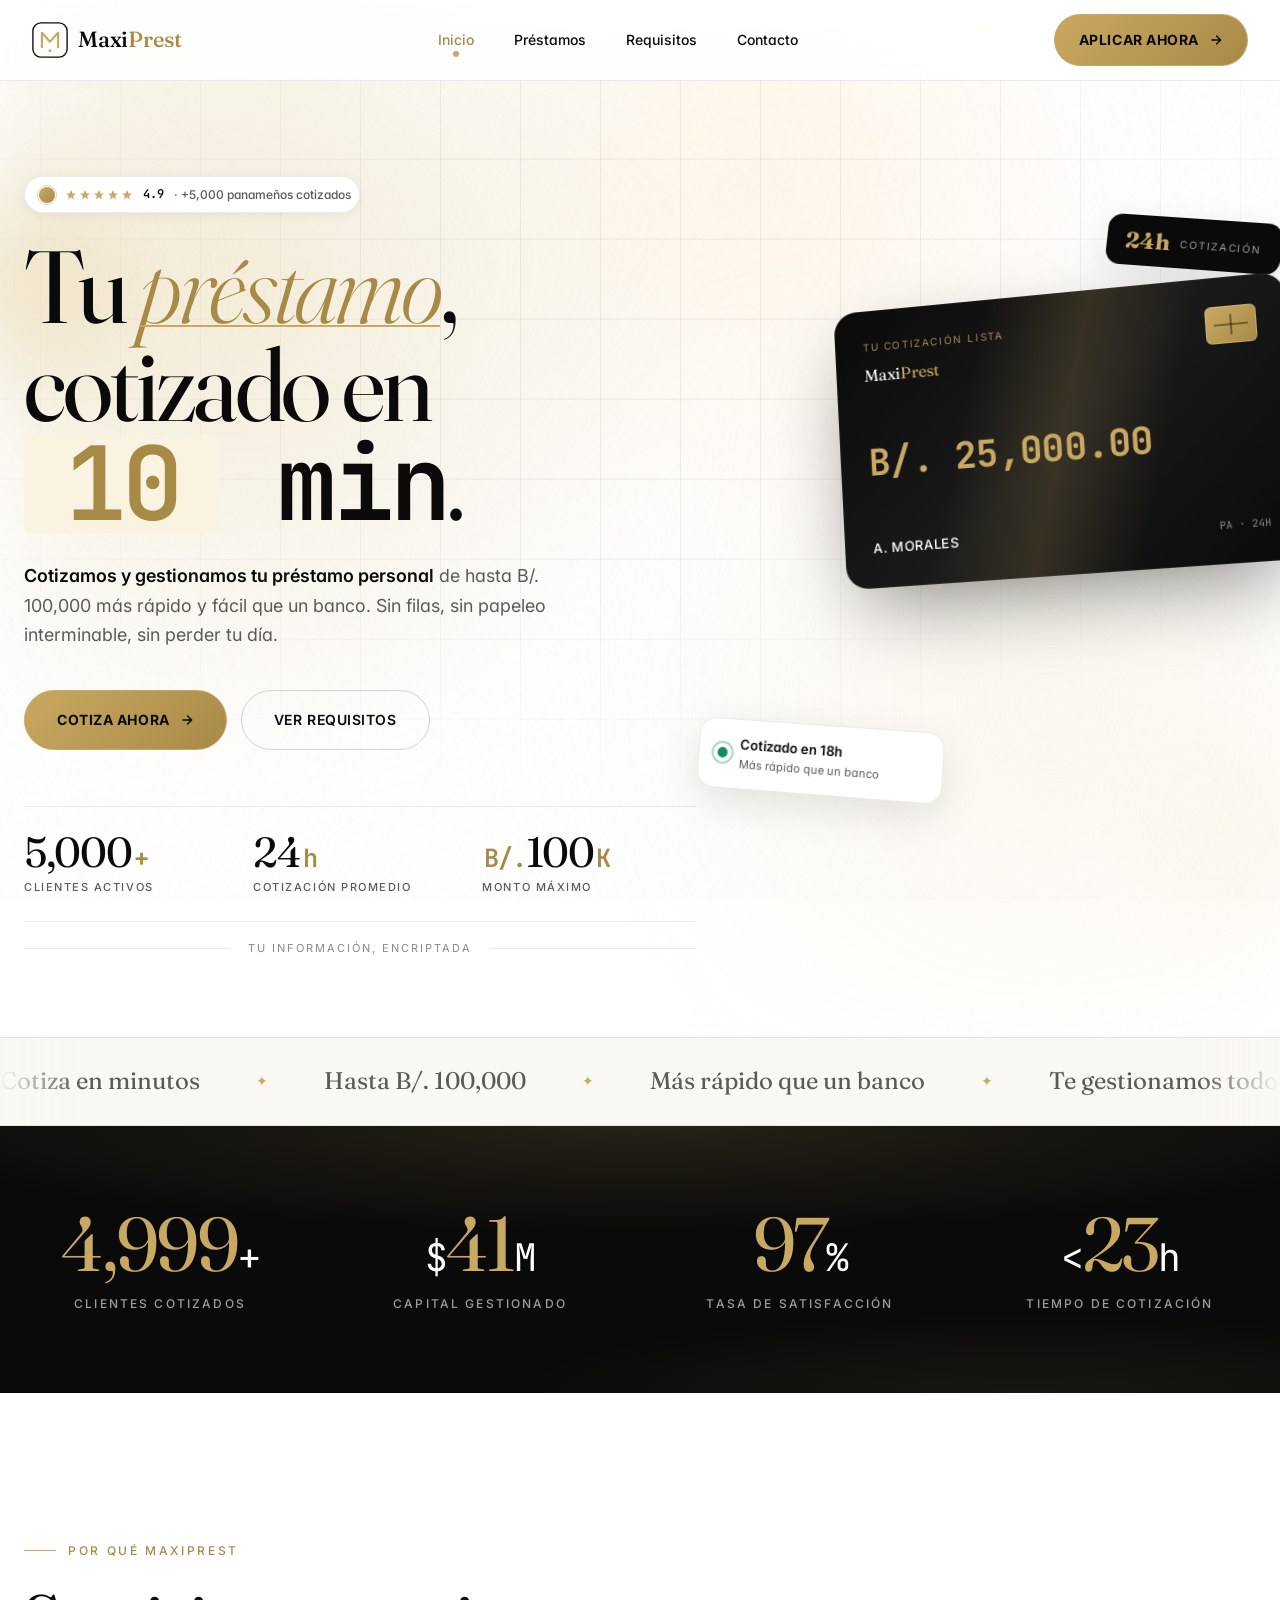
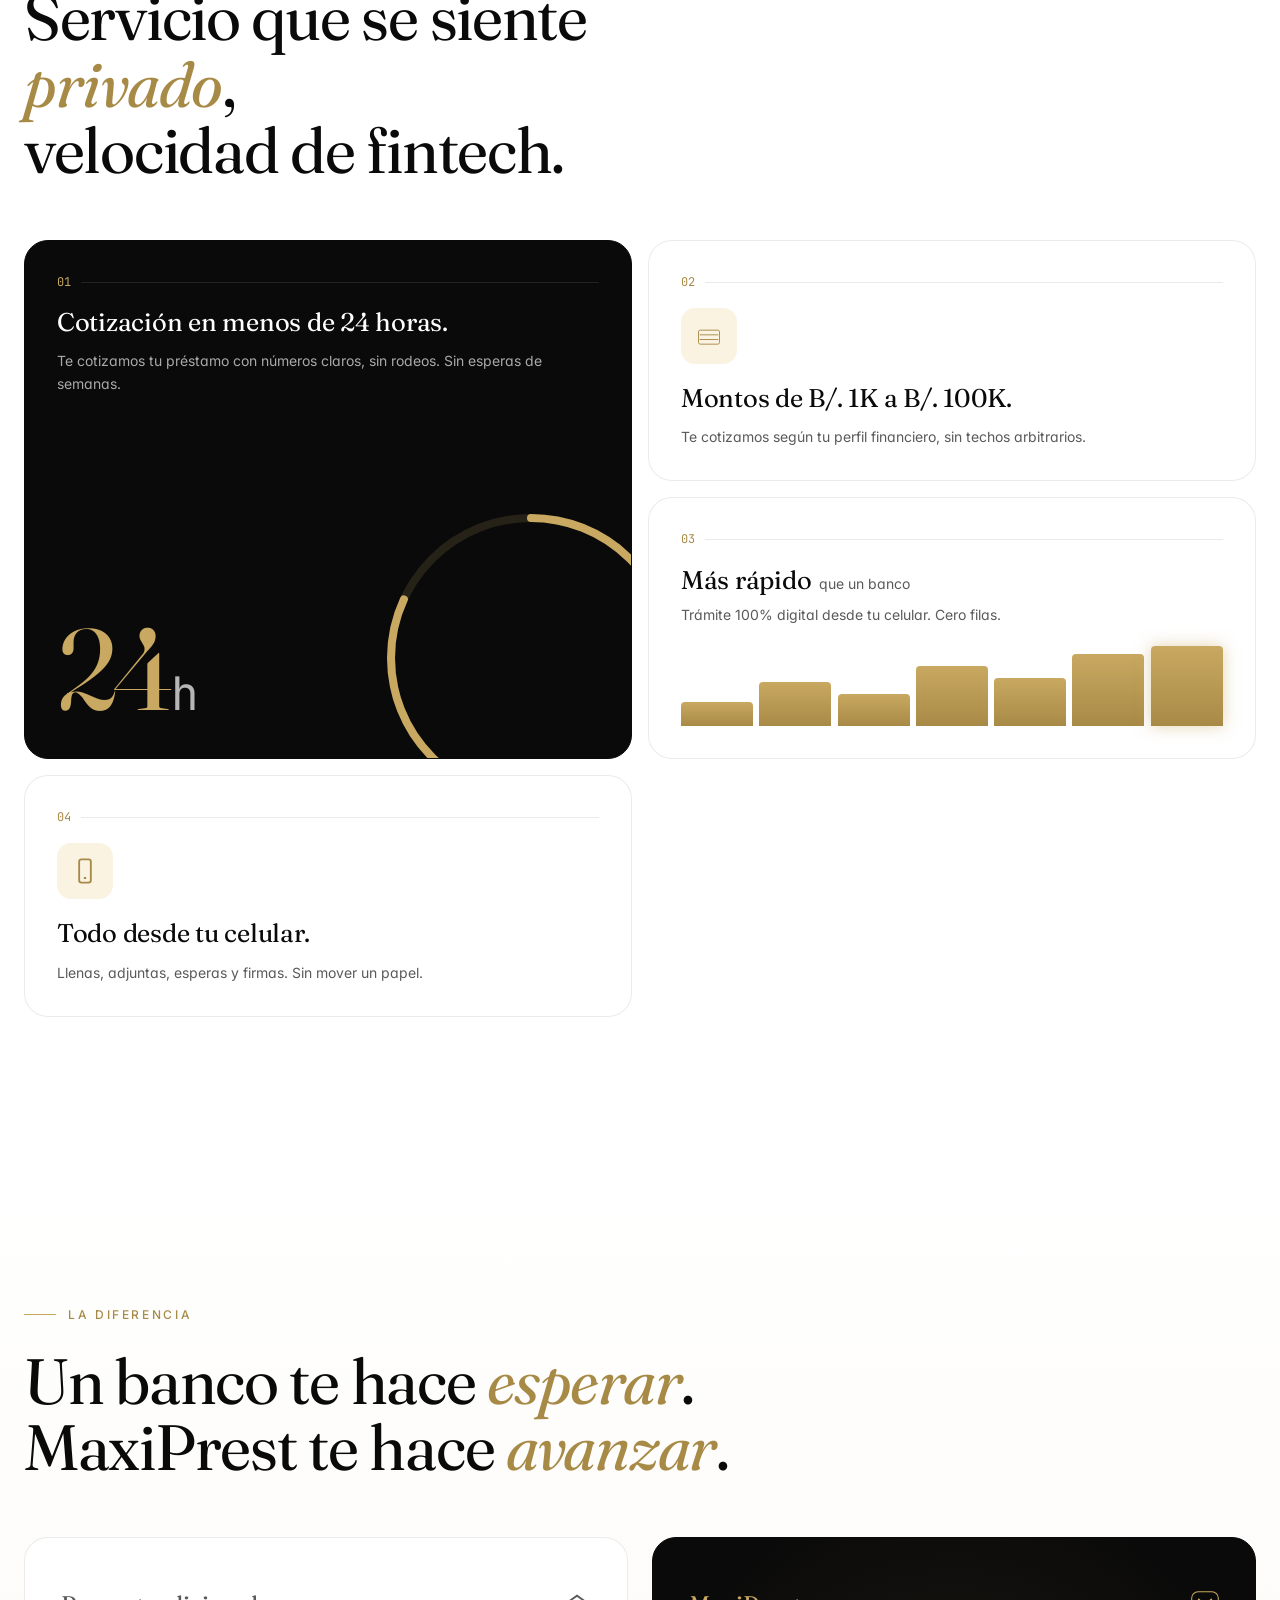
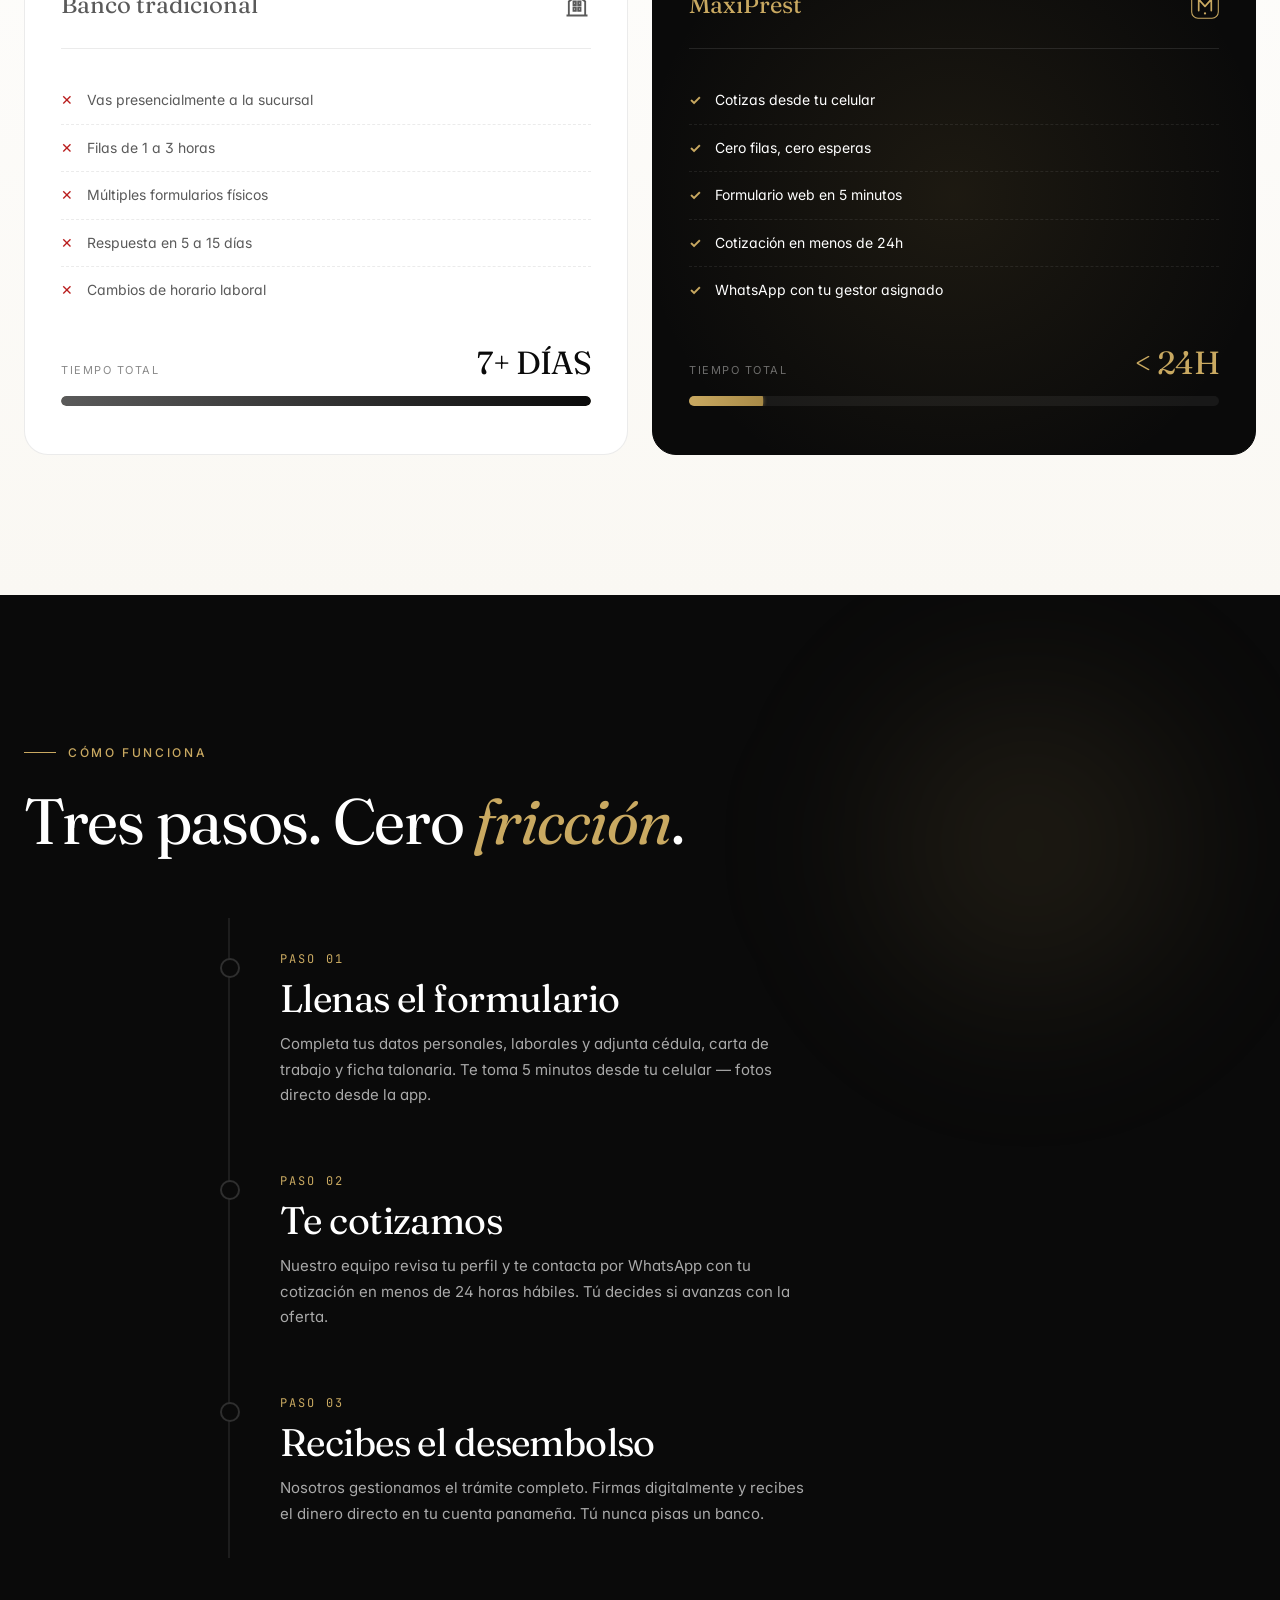
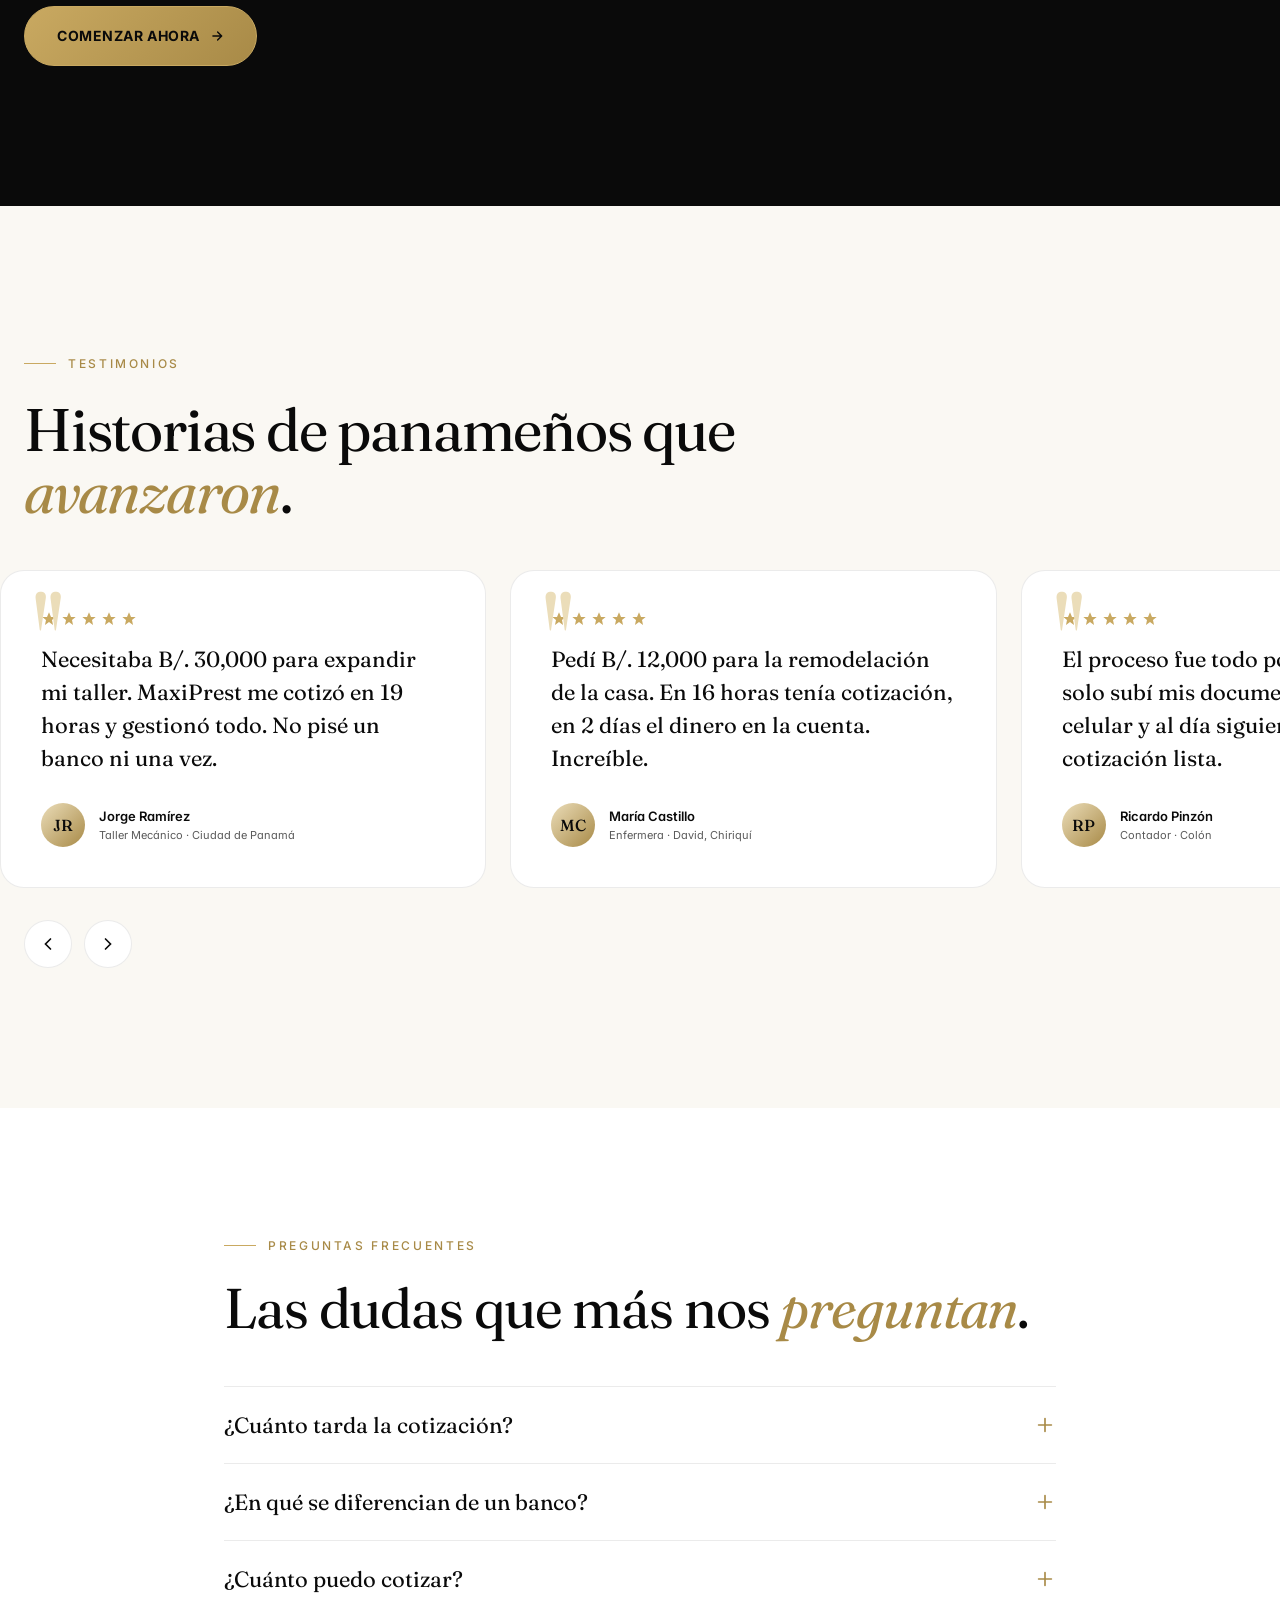
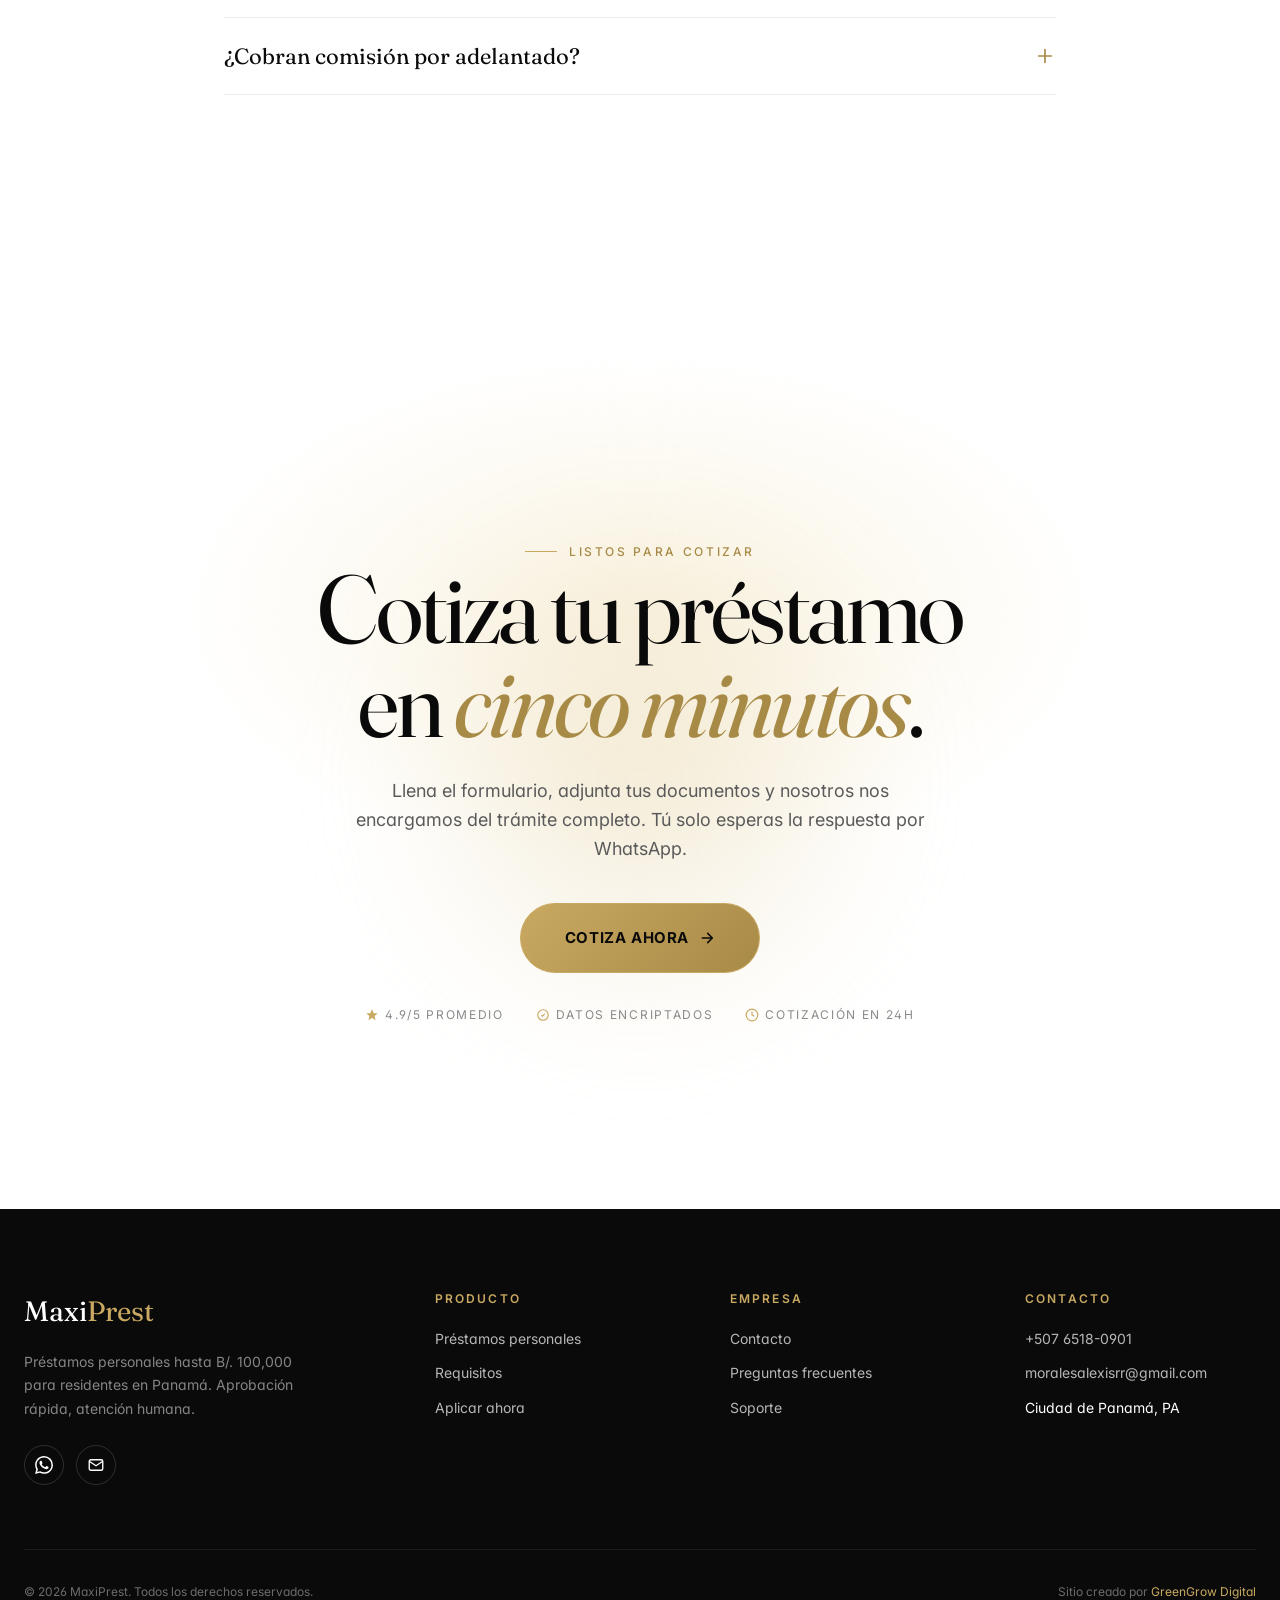
<file: index.html>
<!doctype html>
<html lang="es">
<head>
  <meta charset="utf-8" />
  <meta name="viewport" content="width=device-width, initial-scale=1, viewport-fit=cover" />
  <title>MaxiPrest — Cotiza tu préstamo en minutos. Sin filas, sin banco.</title>
  <meta name="description" content="Cotizamos y gestionamos tu préstamo personal de hasta B/. 100,000 en Panamá. Más rápido y fácil que un banco. Sin filas, sin papeleo." />
  <meta property="og:title" content="MaxiPrest — Cotiza tu préstamo en minutos." />
  <meta property="og:description" content="Cotización en menos de 24h. Más rápido y fácil que un banco." />
  <meta property="og:type" content="website" />
  <link rel="icon" href="/public/logo-mark.svg" type="image/svg+xml" />
  <link rel="preconnect" href="https://fonts.googleapis.com" />
  <link rel="preconnect" href="https://fonts.gstatic.com" crossorigin />
  <link href="https://fonts.googleapis.com/css2?family=Fraunces:opsz,wght@9..144,300..900&family=Inter:wght@300;400;500;600;700&family=JetBrains+Mono:wght@400;600&display=swap" rel="stylesheet" />
  <link href="/shared/theme.css?v=9" rel="stylesheet" />
  <style>
    /* ==== Scroll Progress Bar ==== */
    .mp-progress {
      position: fixed;
      top: 0; left: 0;
      height: 3px;
      width: 0%;
      background: linear-gradient(90deg, var(--mp-gold), var(--mp-gold-deep));
      z-index: 99;
      box-shadow: 0 0 12px rgba(201,169,97,0.5);
      transition: width 0.1s linear;
    }

    /* ==== Noise overlay (premium texture) ==== */
    .mp-noise {
      position: fixed;
      inset: 0;
      pointer-events: none;
      z-index: 1;
      opacity: 0.04;
      background-image: url("data:image/svg+xml,%3Csvg viewBox='0 0 200 200' xmlns='http://www.w3.org/2000/svg'%3E%3Cfilter id='noiseFilter'%3E%3CfeTurbulence type='fractalNoise' baseFrequency='0.85' numOctaves='4' stitchTiles='stitch'/%3E%3C/filter%3E%3Crect width='100%25' height='100%25' filter='url(%23noiseFilter)'/%3E%3C/svg%3E");
      mix-blend-mode: multiply;
    }

    /* ==== HERO ==== */
    .hero {
      position: relative;
      padding: calc(var(--mp-nav-h) + 96px) 24px 80px;
      overflow: hidden;
      background: var(--mp-bg);
      min-height: 100vh;
      display: flex;
      align-items: center;
    }
    .hero-inner {
      max-width: 1280px;
      margin: 0 auto;
      display: grid;
      grid-template-columns: 1.15fr .85fr;
      gap: 64px;
      align-items: center;
      position: relative;
      z-index: 3;
      width: 100%;
    }

    /* Animated mesh */
    .hero-mesh {
      position: absolute;
      inset: 0;
      pointer-events: none;
      opacity: 0.55;
      background:
        radial-gradient(circle at 18% 28%, var(--mp-gold-soft) 0%, transparent 38%),
        radial-gradient(circle at 82% 68%, var(--mp-gold-tint) 0%, transparent 38%),
        radial-gradient(circle at 60% 18%, rgba(255,215,150,0.4) 0%, transparent 32%);
      filter: blur(38px);
      animation: mesh-shift 22s ease-in-out infinite alternate;
      z-index: 1;
    }
    @keyframes mesh-shift {
      0% { transform: translate(0%, 0%) scale(1); }
      50% { transform: translate(2%, -2%) scale(1.08); }
      100% { transform: translate(-2%, 2%) scale(1.1); }
    }

    /* Floating gold blobs */
    .hero-blob {
      position: absolute;
      border-radius: 50%;
      filter: blur(50px);
      pointer-events: none;
      z-index: 2;
    }
    .hero-blob.b1 { width: 320px; height: 320px; top: 12%; left: -120px; background: radial-gradient(circle, var(--mp-gold-soft), transparent 60%); animation: blob-float 14s ease-in-out infinite; }
    .hero-blob.b2 { width: 240px; height: 240px; bottom: 8%; right: -80px; background: radial-gradient(circle, var(--mp-gold-tint), transparent 60%); animation: blob-float 16s ease-in-out infinite 2s; }
    @keyframes blob-float {
      0%, 100% { transform: translate(0,0) scale(1); }
      50% { transform: translate(40px,-30px) scale(1.15); }
    }

    /* Trust badge floating top */
    .hero-badge {
      display: inline-flex;
      align-items: center;
      gap: 10px;
      padding: 8px 8px 8px 14px;
      border-radius: var(--mp-radius-pill);
      background: var(--mp-bg);
      border: 1px solid var(--mp-line);
      font-size: 12px;
      font-weight: 600;
      box-shadow: var(--mp-shadow-sm);
      animation: badge-pulse 4s ease-in-out infinite;
      margin-bottom: 24px;
    }
    .hero-badge .stars { display: inline-flex; gap: 2px; color: var(--mp-gold); }
    .hero-badge .stars svg { width: 12px; height: 12px; fill: currentColor; }
    .hero-badge .num { font-family: var(--mp-font-mono); color: var(--mp-ink); }
    .hero-badge .lbl { color: var(--mp-ink-mute); font-weight: 500; }
    .hero-badge .pulse-dot {
      width: 16px; height: 16px;
      border-radius: 50%;
      background: linear-gradient(135deg, var(--mp-gold), var(--mp-gold-deep));
      position: relative;
    }
    .hero-badge .pulse-dot::after {
      content: '';
      position: absolute;
      inset: -2px;
      border-radius: 50%;
      border: 1px solid var(--mp-gold);
      opacity: .5;
      animation: badge-ring 2s ease-out infinite;
    }
    @keyframes badge-pulse { 0%, 100% { transform: translateY(0); } 50% { transform: translateY(-2px); } }
    @keyframes badge-ring { 0% { transform: scale(.8); opacity: .6; } 100% { transform: scale(2.4); opacity: 0; } }

    /* Hero H1 */
    .hero-h1 {
      font-family: var(--mp-font-display);
      font-size: clamp(54px, 8vw, 120px);
      font-weight: 400;
      line-height: 0.96;
      letter-spacing: -0.03em;
      margin: 0 0 28px;
      color: var(--mp-ink);
    }
    .hero-h1 em {
      font-style: italic;
      color: var(--mp-gold-deep);
      font-weight: 300;
      position: relative;
      display: inline-block;
    }
    .hero-h1 em::after {
      content: '';
      position: absolute;
      left: 0; right: 0;
      bottom: 0.08em;
      height: 2px;
      background: var(--mp-gold);
      transform-origin: left;
      animation: underline-grow 1.2s 1.5s var(--mp-ease-out) forwards;
      transform: scaleX(0);
    }
    @keyframes underline-grow { to { transform: scaleX(1); } }
    .hero-h1 .mp-mono-amt {
      font-family: var(--mp-font-mono);
      font-weight: 600;
      letter-spacing: -0.04em;
      position: relative;
    }
    .hero-h1 .ticker {
      display: inline-block;
      color: var(--mp-gold-deep);
      background: var(--mp-gold-tint);
      padding: 0 0.18em;
      border-radius: 6px;
      min-width: 3.2ch;
      text-align: center;
    }

    .hero-sub {
      font-size: clamp(16px, 1.4vw, 19px);
      color: var(--mp-ink-mute);
      max-width: 540px;
      line-height: 1.65;
      margin-bottom: 40px;
    }
    .hero-sub strong { color: var(--mp-ink); font-weight: 600; }

    .hero-ctas { display: flex; gap: 14px; flex-wrap: wrap; margin-bottom: 56px; }

    /* Gradient border button */
    .mp-btn-shine {
      position: relative;
      isolation: isolate;
    }
    .mp-btn-shine::after {
      content: '';
      position: absolute;
      inset: -2px;
      border-radius: var(--mp-radius-pill);
      background: conic-gradient(from var(--shine-angle, 0deg), transparent 0deg, var(--mp-gold) 60deg, transparent 120deg, transparent 360deg);
      z-index: -1;
      opacity: 0;
      transition: opacity .3s var(--mp-ease);
      animation: shine-rotate 4s linear infinite;
    }
    .mp-btn-shine:hover::after { opacity: 1; }
    @property --shine-angle {
      syntax: '<angle>';
      inherits: false;
      initial-value: 0deg;
    }
    @keyframes shine-rotate { to { --shine-angle: 360deg; } }

    /* Hero trust bar */
    .hero-trust {
      display: flex;
      flex-direction: column;
      gap: 18px;
    }
    .hero-trust-row {
      display: grid;
      grid-template-columns: repeat(3, 1fr);
      gap: 16px;
      padding: 24px 0;
      border-top: 1px solid var(--mp-line);
      border-bottom: 1px solid var(--mp-line);
    }
    .hero-trust-item .num {
      font-family: var(--mp-font-display);
      font-size: clamp(28px, 3.5vw, 42px);
      color: var(--mp-ink);
      letter-spacing: -0.03em;
      line-height: 1;
      display: flex;
      align-items: baseline;
    }
    .hero-trust-item .num em { font-style: normal; color: var(--mp-gold-deep); font-family: var(--mp-font-mono); font-size: 0.6em; margin-left: 2px; font-weight: 600; }
    .hero-trust-item .lbl { font-size: 11px; letter-spacing: 0.14em; text-transform: uppercase; color: var(--mp-ink-mute); margin-top: 6px; font-weight: 500; }

    .hero-companies {
      display: flex;
      align-items: center;
      gap: 18px;
      font-size: 11px;
      letter-spacing: 0.18em;
      text-transform: uppercase;
      color: var(--mp-ink-soft);
    }
    .hero-companies-line { flex: 1; height: 1px; background: var(--mp-line); }

    /* === HERO VISUAL — Premium 3D card with shimmer === */
    .hero-visual {
      position: relative;
      aspect-ratio: 4 / 5;
      perspective: 1400px;
    }
    .hero-stack {
      position: relative;
      width: 100%;
      height: 100%;
      transform-style: preserve-3d;
      transform: rotateY(-8deg) rotateX(4deg);
      transition: transform .4s var(--mp-ease);
    }
    .hero-credit-card {
      position: absolute;
      top: 8%;
      right: -6%;
      width: 88%;
      aspect-ratio: 1.6/1;
      background: linear-gradient(135deg, #0A0A0A 0%, #1A1A1A 50%, #0A0A0A 100%);
      border-radius: 22px;
      padding: 28px;
      color: var(--mp-bg);
      box-shadow:
        0 30px 80px -20px rgba(10,10,10,0.5),
        0 0 0 1px rgba(255,255,255,0.05) inset;
      display: flex;
      flex-direction: column;
      justify-content: space-between;
      transform: translateZ(60px) rotate(-4deg);
      overflow: hidden;
    }
    .hero-credit-card::before {
      content: '';
      position: absolute;
      inset: 0;
      background: linear-gradient(105deg, transparent 30%, rgba(201,169,97,0.18) 50%, transparent 70%);
      animation: card-shimmer 4s ease-in-out infinite;
    }
    @keyframes card-shimmer {
      0%, 100% { transform: translateX(-100%); }
      50% { transform: translateX(100%); }
    }
    .hero-credit-card .chip {
      width: 48px; height: 36px;
      background: linear-gradient(135deg, var(--mp-gold) 0%, var(--mp-gold-deep) 100%);
      border-radius: 6px;
      box-shadow: inset 0 0 0 1px rgba(255,255,255,0.2);
      position: relative;
    }
    .hero-credit-card .chip::after {
      content: '';
      position: absolute;
      inset: 8px;
      border-radius: 2px;
      background:
        linear-gradient(90deg, transparent 47%, rgba(10,10,10,0.4) 47%, rgba(10,10,10,0.4) 53%, transparent 53%),
        linear-gradient(0deg, transparent 47%, rgba(10,10,10,0.4) 47%, rgba(10,10,10,0.4) 53%, transparent 53%);
    }
    .hero-credit-card .head { display: flex; justify-content: space-between; align-items: flex-start; position: relative; z-index: 1; }
    .hero-credit-card .lbl { font-size: 10px; letter-spacing: 0.16em; text-transform: uppercase; color: var(--mp-gold); margin-bottom: 8px; opacity: 0.8; }
    .hero-credit-card .brand { font-family: var(--mp-font-display); font-size: 16px; color: var(--mp-bg); }
    .hero-credit-card .brand span { color: var(--mp-gold); }
    .hero-credit-card .amt {
      font-family: var(--mp-font-mono);
      font-size: clamp(28px, 3vw, 36px);
      color: var(--mp-gold);
      font-weight: 700;
      letter-spacing: -0.02em;
      position: relative; z-index: 1;
    }
    .hero-credit-card .bottom { display: flex; justify-content: space-between; align-items: flex-end; position: relative; z-index: 1; }
    .hero-credit-card .holder { font-size: 13px; font-weight: 500; letter-spacing: 0.05em; }
    .hero-credit-card .meta { font-family: var(--mp-font-mono); font-size: 10px; opacity: 0.5; }

    /* Floating notification card */
    .hero-notif {
      position: absolute;
      bottom: 14%;
      left: -8%;
      background: var(--mp-bg);
      border: 1px solid var(--mp-line);
      border-radius: 16px;
      padding: 14px 18px;
      box-shadow: var(--mp-shadow-md);
      display: flex;
      align-items: center;
      gap: 12px;
      transform: translateZ(80px) rotate(3deg);
      animation: notif-float 5s ease-in-out infinite;
      min-width: 240px;
    }
    .hero-notif .dot { width: 10px; height: 10px; border-radius: 50%; background: var(--mp-success); position: relative; flex-shrink: 0; }
    .hero-notif .dot::after { content: ''; position: absolute; inset: -6px; border-radius: 50%; border: 2px solid var(--mp-success); opacity: .35; animation: notif-pulse 2s var(--mp-ease) infinite; }
    @keyframes notif-pulse { 0% { transform: scale(.9); opacity: .5; } 70% { transform: scale(1.8); opacity: 0; } 100% { opacity: 0; } }
    @keyframes notif-float { 0%, 100% { transform: translateZ(80px) rotate(3deg) translateY(0); } 50% { transform: translateZ(80px) rotate(3deg) translateY(-8px); } }
    .hero-notif .txt { font-size: 13px; line-height: 1.4; }
    .hero-notif .txt strong { display: block; color: var(--mp-ink); font-weight: 600; font-size: 13px; }
    .hero-notif .txt span { color: var(--mp-ink-mute); font-size: 11px; }

    /* Speed indicator floating top right */
    .hero-speed {
      position: absolute;
      top: -4%;
      right: -4%;
      background: var(--mp-ink);
      color: var(--mp-bg);
      padding: 14px 18px;
      border-radius: 14px;
      font-size: 12px;
      box-shadow: var(--mp-shadow-md);
      transform: translateZ(40px) rotate(6deg);
      display: flex;
      align-items: center;
      gap: 10px;
      animation: speed-tilt 6s ease-in-out infinite;
    }
    @keyframes speed-tilt { 0%, 100% { transform: translateZ(40px) rotate(6deg); } 50% { transform: translateZ(40px) rotate(3deg); } }
    .hero-speed strong { color: var(--mp-gold); font-family: var(--mp-font-display); font-size: 22px; line-height: 1; }
    .hero-speed span { color: rgba(255,255,255,0.6); font-size: 10px; letter-spacing: 0.16em; text-transform: uppercase; display: block; margin-top: 2px; }

    @media (max-width: 980px) {
      .hero-inner { grid-template-columns: 1fr; gap: 48px; }
      .hero-visual { max-width: 440px; margin: 0 auto; }
    }

    /* === SECTION dividers (decorative SVG between sections) === */
    .mp-divider-wave {
      width: 100%;
      height: 60px;
      display: block;
      color: var(--mp-bg-soft);
    }

    /* === MARQUEE === */
    .marquee {
      padding: 24px 0;
      border-top: 1px solid var(--mp-line);
      border-bottom: 1px solid var(--mp-line);
      overflow: hidden;
      background: var(--mp-bg-soft);
      position: relative;
    }
    .marquee::before, .marquee::after {
      content: '';
      position: absolute;
      top: 0; bottom: 0;
      width: 80px;
      z-index: 2;
      pointer-events: none;
    }
    .marquee::before { left: 0; background: linear-gradient(90deg, var(--mp-bg-soft), transparent); }
    .marquee::after { right: 0; background: linear-gradient(-90deg, var(--mp-bg-soft), transparent); }
    .marquee-track {
      display: flex;
      gap: 56px;
      animation: scroll-x 30s linear infinite;
      width: max-content;
    }
    .marquee:hover .marquee-track { animation-play-state: paused; }
    .marquee-item { font-family: var(--mp-font-display); font-size: 24px; color: var(--mp-ink-mute); display: inline-flex; align-items: center; gap: 56px; white-space: nowrap; }
    .marquee-item::after { content: '✦'; color: var(--mp-gold); font-size: 14px; }
    @keyframes scroll-x { to { transform: translateX(-50%); } }

    /* === STATS BANNER === */
    .stats-banner {
      padding: 80px 24px;
      background: var(--mp-ink);
      color: var(--mp-bg);
      overflow: hidden;
      position: relative;
    }
    .stats-banner::before {
      content: '';
      position: absolute;
      inset: 0;
      background:
        radial-gradient(ellipse 60% 40% at 50% 0%, rgba(201,169,97,0.15), transparent),
        radial-gradient(ellipse 40% 30% at 80% 100%, rgba(201,169,97,0.08), transparent);
      pointer-events: none;
    }
    .stats-banner-inner {
      max-width: 1280px;
      margin: 0 auto;
      display: grid;
      grid-template-columns: repeat(4, 1fr);
      gap: 48px;
      position: relative;
      z-index: 1;
    }
    .stat-item { text-align: center; }
    .stat-num {
      font-family: var(--mp-font-display);
      font-size: clamp(48px, 6vw, 76px);
      font-weight: 400;
      color: var(--mp-gold);
      letter-spacing: -0.03em;
      line-height: 1;
      margin-bottom: 12px;
    }
    .stat-num em { font-style: normal; color: var(--mp-bg); font-family: var(--mp-font-mono); font-size: 0.5em; }
    .stat-lbl { color: rgba(255,255,255,0.6); font-size: 12px; letter-spacing: 0.18em; text-transform: uppercase; font-weight: 500; }
    @media (max-width: 720px) {
      .stats-banner-inner { grid-template-columns: 1fr 1fr; gap: 32px; }
    }

    /* === BENTO GRID === */
    .bento {
      display: grid;
      grid-template-columns: repeat(6, 1fr);
      grid-auto-rows: minmax(220px, auto);
      gap: 16px;
      margin-top: 56px;
    }
    .bento-card {
      position: relative;
      border: 1px solid var(--mp-line);
      border-radius: var(--mp-radius-lg);
      padding: 32px;
      overflow: hidden;
      background: var(--mp-bg);
      transition: transform .4s var(--mp-ease), box-shadow .4s var(--mp-ease), border-color .4s var(--mp-ease);
      isolation: isolate;
    }
    .bento-card:hover { transform: translateY(-4px); box-shadow: var(--mp-shadow-md); border-color: var(--mp-line-gold); }
    .bento-card.size-2 { grid-column: span 2; }
    .bento-card.size-3 { grid-column: span 3; }
    .bento-card.size-4 { grid-column: span 4; }
    .bento-card.size-6 { grid-column: span 6; }
    .bento-card.tall { grid-row: span 2; }
    .bento-card.dark { background: var(--mp-ink); color: var(--mp-bg); border-color: var(--mp-ink); }
    .bento-card.dark:hover { box-shadow: var(--mp-glow-gold); border-color: var(--mp-gold); }

    .bento-num {
      font-family: var(--mp-font-mono);
      color: var(--mp-gold-deep);
      font-size: 12px;
      margin-bottom: 16px;
      display: flex;
      align-items: center;
      gap: 10px;
    }
    .bento-num::after { content: ''; flex: 1; height: 1px; background: var(--mp-line); }
    .bento-card.dark .bento-num { color: var(--mp-gold); }
    .bento-card.dark .bento-num::after { background: rgba(255,255,255,0.1); }
    .bento-title {
      font-family: var(--mp-font-display);
      font-size: clamp(22px, 2vw, 28px);
      font-weight: 400;
      letter-spacing: -0.01em;
      line-height: 1.15;
      margin: 0 0 12px;
    }
    .bento-desc { color: var(--mp-ink-mute); font-size: 14px; line-height: 1.65; margin: 0; }
    .bento-card.dark .bento-desc { color: rgba(255,255,255,0.65); }

    /* Big bento — ring counter */
    .bento-big {
      display: flex;
      flex-direction: column;
      justify-content: space-between;
      position: relative;
    }
    .bento-ring {
      position: absolute;
      right: -60px;
      bottom: -60px;
      width: 320px;
      height: 320px;
      pointer-events: none;
    }
    .bento-ring svg { width: 100%; height: 100%; transform: rotate(-90deg); }
    .bento-ring .ring-bg { fill: none; stroke: rgba(201,169,97,0.15); stroke-width: 8; }
    .bento-ring .ring-fg {
      fill: none;
      stroke: var(--mp-gold);
      stroke-width: 8;
      stroke-linecap: round;
      stroke-dasharray: 900;
      stroke-dashoffset: 900;
      animation: ring-draw 2.5s 0.4s var(--mp-ease-out) forwards;
    }
    @keyframes ring-draw { to { stroke-dashoffset: 180; } }
    .bento-big-num {
      font-family: var(--mp-font-display);
      font-size: clamp(72px, 9vw, 130px);
      color: var(--mp-gold);
      line-height: 1;
      letter-spacing: -0.04em;
      font-weight: 400;
      position: relative;
      z-index: 1;
    }
    .bento-big-num em { font-style: normal; font-family: var(--mp-font-mono); font-size: 0.4em; color: var(--mp-bg); opacity: 0.7; }

    /* Bento dark — bar chart */
    .bento-chart {
      display: flex;
      align-items: flex-end;
      gap: 6px;
      height: 80px;
      margin-top: 20px;
    }
    .bento-chart .bar {
      flex: 1;
      background: linear-gradient(180deg, var(--mp-gold) 0%, var(--mp-gold-deep) 100%);
      border-radius: 4px 4px 0 0;
      animation: bar-grow 1s var(--mp-ease-out) forwards;
      transform-origin: bottom;
      transform: scaleY(0);
    }
    .bento-chart .bar:nth-child(1) { animation-delay: 0.1s; height: 30%; }
    .bento-chart .bar:nth-child(2) { animation-delay: 0.18s; height: 55%; }
    .bento-chart .bar:nth-child(3) { animation-delay: 0.26s; height: 40%; }
    .bento-chart .bar:nth-child(4) { animation-delay: 0.34s; height: 75%; }
    .bento-chart .bar:nth-child(5) { animation-delay: 0.42s; height: 60%; }
    .bento-chart .bar:nth-child(6) { animation-delay: 0.5s; height: 90%; }
    .bento-chart .bar:nth-child(7) { animation-delay: 0.58s; height: 100%; box-shadow: 0 0 16px rgba(201,169,97,0.5); }
    @keyframes bar-grow { to { transform: scaleY(1); } }

    /* Bento icon */
    .bento-icon-wrap {
      width: 56px; height: 56px;
      border-radius: 14px;
      background: var(--mp-gold-tint);
      display: flex;
      align-items: center;
      justify-content: center;
      color: var(--mp-gold-deep);
      margin-bottom: 20px;
      transition: transform .35s var(--mp-ease);
    }
    .bento-card:hover .bento-icon-wrap { transform: rotate(-8deg) scale(1.05); }
    .bento-card.dark .bento-icon-wrap { background: rgba(201,169,97,0.15); color: var(--mp-gold); }

    @media (max-width: 980px) {
      .bento { grid-template-columns: repeat(2, 1fr); }
      .bento-card.size-2, .bento-card.size-3, .bento-card.size-4, .bento-card.size-6 { grid-column: span 2; }
      .bento-card.tall { grid-row: span 1; }
    }
    @media (max-width: 540px) {
      .bento { grid-template-columns: 1fr; }
      .bento-card.size-2, .bento-card.size-3, .bento-card.size-4, .bento-card.size-6 { grid-column: span 1; }
    }

    /* === TIMELINE === */
    .timeline {
      position: relative;
      max-width: 880px;
      margin: 64px auto 0;
      padding-left: 80px;
    }
    .timeline::before {
      content: '';
      position: absolute;
      left: 28px;
      top: 0; bottom: 0;
      width: 2px;
      background: rgba(255,255,255,0.08);
    }
    .timeline-progress {
      position: absolute;
      left: 28px;
      top: 0;
      width: 2px;
      background: linear-gradient(180deg, var(--mp-gold), var(--mp-gold-deep));
      height: 0%;
      transition: height 0.2s linear;
      box-shadow: 0 0 12px rgba(201,169,97,0.5);
    }
    .timeline-item {
      position: relative;
      padding: 32px 0 32px;
    }
    .timeline-item::before {
      content: '';
      position: absolute;
      left: -60px;
      top: 40px;
      width: 16px; height: 16px;
      border-radius: 50%;
      background: var(--mp-ink);
      border: 2px solid rgba(255,255,255,0.15);
      transition: all .4s var(--mp-ease);
    }
    .timeline-item.is-active::before {
      background: var(--mp-gold);
      border-color: var(--mp-gold);
      box-shadow: 0 0 0 8px rgba(201,169,97,0.2), 0 0 16px rgba(201,169,97,0.6);
      transform: scale(1.2);
    }
    .timeline-num {
      font-family: var(--mp-font-mono);
      font-size: 12px;
      color: var(--mp-gold);
      letter-spacing: 0.18em;
      text-transform: uppercase;
      margin-bottom: 8px;
    }
    .timeline-title {
      font-family: var(--mp-font-display);
      color: var(--mp-bg);
      font-size: clamp(28px, 3vw, 40px);
      font-weight: 400;
      letter-spacing: -0.015em;
      line-height: 1.1;
      margin: 0 0 12px;
    }
    .timeline-desc {
      color: rgba(255,255,255,0.65);
      font-size: 15px;
      line-height: 1.7;
      margin: 0;
      max-width: 540px;
    }

    .steps {
      background: var(--mp-ink);
      color: var(--mp-bg);
      padding: clamp(80px, 12vw, 140px) 24px;
      overflow: hidden;
      position: relative;
    }
    .steps::before {
      content: '';
      position: absolute;
      top: 0; right: 0;
      width: 500px; height: 500px;
      background: radial-gradient(circle, rgba(201,169,97,0.12), transparent 70%);
      border-radius: 50%;
      filter: blur(60px);
      pointer-events: none;
    }
    .steps .mp-eyebrow { color: var(--mp-gold); }
    .steps .mp-eyebrow::before { background: var(--mp-gold); }
    .steps-h2 { font-family: var(--mp-font-display); color: var(--mp-bg); font-size: clamp(40px, 5vw, 64px); font-weight: 400; letter-spacing: -0.02em; line-height: 1.05; margin: 24px 0 0; max-width: 800px; }
    .steps-h2 em { color: var(--mp-gold); font-style: italic; }

    @media (max-width: 720px) {
      .timeline { padding-left: 56px; }
      .timeline::before, .timeline-progress { left: 16px; }
      .timeline-item::before { left: -48px; }
    }

    /* === COMPARISON — Bar race === */
    .compare-section {
      background: linear-gradient(180deg, var(--mp-bg) 0%, var(--mp-bg-soft) 100%);
    }
    .compare-grid {
      display: grid;
      grid-template-columns: 1fr 1fr;
      gap: 24px;
      margin-top: 56px;
    }
    .compare-col {
      padding: 48px 36px;
      border-radius: var(--mp-radius-lg);
      border: 1px solid var(--mp-line);
      background: var(--mp-bg);
      position: relative;
      overflow: hidden;
      transition: transform .5s var(--mp-ease), box-shadow .5s var(--mp-ease);
    }
    .compare-col:hover { transform: translateY(-4px); }
    .compare-bank { color: var(--mp-ink-mute); }
    .compare-bank:hover { box-shadow: var(--mp-shadow-sm); }
    .compare-mp {
      background: var(--mp-ink);
      color: var(--mp-bg);
      border-color: var(--mp-ink);
    }
    .compare-mp:hover { box-shadow: var(--mp-glow-gold); }
    .compare-glow {
      position: absolute;
      top: -50%; left: -50%;
      width: 200%; height: 200%;
      background: radial-gradient(circle, var(--mp-gold-deep) 0%, transparent 40%);
      opacity: .12;
      animation: rotate-slow 22s linear infinite;
      pointer-events: none;
    }
    @keyframes rotate-slow { to { transform: rotate(360deg); } }
    .compare-head {
      display: flex;
      align-items: center;
      justify-content: space-between;
      margin-bottom: 28px;
      padding-bottom: 24px;
      border-bottom: 1px solid var(--mp-line);
      position: relative;
      z-index: 1;
    }
    .compare-mp .compare-head { border-color: rgba(255,255,255,0.1); color: var(--mp-gold); }
    .compare-label { font-family: var(--mp-font-display); font-size: 24px; font-weight: 400; }
    .compare-list { list-style: none; padding: 0; margin: 0; position: relative; z-index: 1; }
    .compare-list li {
      display: flex;
      gap: 14px;
      align-items: flex-start;
      padding: 12px 0;
      font-size: 14px;
      line-height: 1.6;
      border-bottom: 1px dashed var(--mp-line);
    }
    .compare-mp .compare-list li { border-color: rgba(255,255,255,0.08); }
    .compare-list li:last-child { border-bottom: 0; }
    .compare-list .x { color: var(--mp-error); font-weight: 700; flex-shrink: 0; }
    .compare-list .check { color: var(--mp-gold); font-weight: 700; flex-shrink: 0; }

    /* Time bar visualization */
    .compare-bar-wrap { margin-top: 24px; }
    .compare-bar-label { display: flex; justify-content: space-between; align-items: baseline; margin-bottom: 8px; font-size: 11px; color: var(--mp-ink-soft); letter-spacing: 0.14em; text-transform: uppercase; }
    .compare-mp .compare-bar-label { color: rgba(255,255,255,0.4); }
    .compare-bar-label strong {
      font-family: var(--mp-font-display);
      font-size: 32px;
      font-weight: 400;
      color: var(--mp-ink);
      letter-spacing: -0.02em;
    }
    .compare-mp .compare-bar-label strong { color: var(--mp-gold); }
    .compare-bar {
      height: 10px;
      background: var(--mp-bg-tint);
      border-radius: 8px;
      overflow: hidden;
      position: relative;
    }
    .compare-mp .compare-bar { background: rgba(255,255,255,0.06); }
    .compare-bar-fill {
      height: 100%;
      border-radius: 8px;
      transform-origin: left;
      transform: scaleX(0);
      transition: transform 1.4s var(--mp-ease-out);
    }
    .compare-bar.is-visible .compare-bar-fill { transform: scaleX(var(--fill, 1)); }
    .compare-bank .compare-bar-fill { background: linear-gradient(90deg, var(--mp-ink-mute), var(--mp-ink)); }
    .compare-mp .compare-bar-fill { background: linear-gradient(90deg, var(--mp-gold), var(--mp-gold-deep)); box-shadow: 0 0 12px rgba(201,169,97,0.5); }

    @media (max-width: 720px) {
      .compare-grid { grid-template-columns: 1fr; }
    }

    /* === TESTIMONIALS — Horizontal scroll === */
    .testimonials {
      padding: clamp(80px, 12vw, 140px) 0;
      background: var(--mp-bg-soft);
      overflow: hidden;
    }
    .testimonials-head {
      max-width: 1280px;
      margin: 0 auto 48px;
      padding: 0 24px;
    }
    .testimonials-track {
      display: flex;
      gap: 24px;
      padding: 0 24px;
      overflow-x: auto;
      scroll-snap-type: x mandatory;
      scrollbar-width: none;
      -ms-overflow-style: none;
    }
    .testimonials-track::-webkit-scrollbar { display: none; }
    .testimonial-card-h {
      flex: 0 0 clamp(320px, 38vw, 520px);
      scroll-snap-align: start;
      padding: 40px;
      background: var(--mp-bg);
      border: 1px solid var(--mp-line);
      border-radius: var(--mp-radius-lg);
      position: relative;
      transition: transform .4s var(--mp-ease), border-color .4s var(--mp-ease);
    }
    .testimonial-card-h:hover { transform: translateY(-4px); border-color: var(--mp-line-gold); }
    .testimonial-card-h::before {
      content: '"';
      position: absolute;
      top: 12px; left: 32px;
      font-family: var(--mp-font-display);
      font-size: 120px;
      color: var(--mp-gold-soft);
      line-height: 1;
    }
    .testimonial-stars { display: flex; gap: 4px; color: var(--mp-gold); margin-bottom: 16px; }
    .testimonial-stars svg { width: 16px; height: 16px; fill: currentColor; }
    .testimonial-quote-h {
      font-family: var(--mp-font-display);
      font-size: clamp(18px, 1.8vw, 22px);
      line-height: 1.5;
      font-weight: 400;
      color: var(--mp-ink);
      position: relative;
      margin: 0 0 28px;
    }
    .testimonial-author { display: flex; align-items: center; gap: 14px; }
    .testimonial-avatar {
      width: 44px; height: 44px;
      border-radius: 50%;
      background: linear-gradient(135deg, var(--mp-gold-soft), var(--mp-gold-deep));
      display: flex; align-items: center; justify-content: center;
      font-family: var(--mp-font-display); font-size: 16px; color: var(--mp-ink); font-weight: 500;
    }
    .testimonial-name { font-weight: 600; font-size: 13px; color: var(--mp-ink); }
    .testimonial-role { font-size: 11px; color: var(--mp-ink-mute); }
    .testimonials-controls {
      max-width: 1280px;
      margin: 32px auto 0;
      padding: 0 24px;
      display: flex;
      gap: 12px;
    }
    .testimonials-btn {
      width: 48px; height: 48px;
      border-radius: 50%;
      background: var(--mp-bg);
      border: 1px solid var(--mp-line);
      cursor: pointer;
      display: inline-flex;
      align-items: center;
      justify-content: center;
      transition: all .25s var(--mp-ease);
      color: var(--mp-ink);
    }
    .testimonials-btn:hover { background: var(--mp-ink); color: var(--mp-gold); border-color: var(--mp-ink); }

    /* === FAQ === */
    .faq-section { max-width: 880px; margin: 0 auto; padding: clamp(60px, 10vw, 120px) 24px; }
    .faq-item { border-top: 1px solid var(--mp-line); }
    .faq-item:last-child { border-bottom: 1px solid var(--mp-line); }
    .faq-q {
      width: 100%;
      background: none;
      border: 0;
      padding: 24px 0;
      display: flex;
      align-items: center;
      justify-content: space-between;
      gap: 24px;
      cursor: pointer;
      font-family: var(--mp-font-display);
      font-size: clamp(18px, 2vw, 22px);
      font-weight: 400;
      text-align: left;
      color: var(--mp-ink);
      transition: color .25s var(--mp-ease);
    }
    .faq-q:hover { color: var(--mp-gold-deep); }
    .faq-q svg { flex-shrink: 0; transition: transform .35s var(--mp-ease); color: var(--mp-gold-deep); }
    .faq-item.is-open .faq-q svg { transform: rotate(45deg); }
    .faq-a {
      max-height: 0;
      overflow: hidden;
      transition: max-height .45s var(--mp-ease);
      color: var(--mp-ink-mute);
      font-size: 15px;
      line-height: 1.75;
    }
    .faq-a > div { padding: 0 0 24px; max-width: 720px; }

    /* === FINAL CTA === */
    .final-cta {
      padding: clamp(100px, 14vw, 180px) 24px;
      text-align: center;
      background:
        radial-gradient(ellipse 60% 50% at 50% 30%, var(--mp-gold-tint) 0%, transparent 60%),
        var(--mp-bg);
      position: relative;
      overflow: hidden;
    }
    .final-orb {
      position: absolute;
      width: 560px; height: 560px;
      border-radius: 50%;
      left: 50%; top: 50%;
      transform: translate(-50%, -50%);
      background: radial-gradient(circle, var(--mp-gold-soft) 0%, transparent 70%);
      filter: blur(50px);
      opacity: .55;
      animation: orb-float 14s ease-in-out infinite;
      pointer-events: none;
    }
    @keyframes orb-float {
      0%, 100% { transform: translate(-50%, -50%) scale(1); }
      50% { transform: translate(-50%, -50%) scale(1.18); }
    }
    .final-cta h2 {
      font-family: var(--mp-font-display);
      font-size: clamp(44px, 7.5vw, 110px);
      line-height: 0.98;
      font-weight: 400;
      margin: 0 0 28px;
      letter-spacing: -0.03em;
      position: relative; z-index: 1;
    }
    .final-cta h2 em { color: var(--mp-gold-deep); font-style: italic; }
    .final-cta p { color: var(--mp-ink-mute); font-size: 18px; max-width: 600px; margin: 0 auto 40px; position: relative; z-index: 1; }
    .final-cta-meta {
      margin-top: 32px;
      display: inline-flex;
      gap: 32px;
      font-size: 12px;
      letter-spacing: 0.14em;
      text-transform: uppercase;
      color: var(--mp-ink-soft);
      position: relative; z-index: 1;
    }
    .final-cta-meta span { display: inline-flex; align-items: center; gap: 6px; }
    .final-cta-meta svg { width: 14px; height: 14px; color: var(--mp-gold); }

    /* === Custom cursor === */
    .mp-cursor {
      position: fixed;
      width: 8px; height: 8px;
      border-radius: 50%;
      background: var(--mp-gold);
      pointer-events: none;
      z-index: 1000;
      transform: translate(-50%, -50%);
      transition: width .2s, height .2s, background .2s, opacity .25s;
      opacity: 0;
      mix-blend-mode: difference;
      will-change: transform;
    }
    .mp-cursor.is-visible { opacity: 1; }
    .mp-cursor.is-hover { width: 44px; height: 44px; background: var(--mp-gold-soft); }
    @media (hover: none), (max-width: 900px) {
      .mp-cursor { display: none; }
    }

    /* === Section eyebrow with line === */
    .mp-section { padding: clamp(80px, 12vw, 140px) 24px; position: relative; }

    /* Magnetic buttons */
    .mp-magnetic { transition: transform .15s var(--mp-ease) !important; }
  </style>
</head>
<body>

  <div class="mp-progress" id="mpProgress"></div>
  <div class="mp-noise" aria-hidden="true"></div>
  <div id="mp-nav"></div>

  <!-- ============ HERO ============ -->
  <section class="hero">
    <div class="mp-hero-grid-bg"></div>
    <div class="hero-mesh" aria-hidden="true"></div>
    <div class="hero-blob b1" aria-hidden="true"></div>
    <div class="hero-blob b2" aria-hidden="true"></div>

    <div class="hero-inner">
      <div>
        <div class="hero-badge" data-mp-reveal>
          <span class="pulse-dot"></span>
          <span class="stars">
            <svg viewBox="0 0 24 24"><path d="M12 2l3 7h7l-5.5 4.5L18 21l-6-4.5L6 21l1.5-7.5L2 9h7z"/></svg>
            <svg viewBox="0 0 24 24"><path d="M12 2l3 7h7l-5.5 4.5L18 21l-6-4.5L6 21l1.5-7.5L2 9h7z"/></svg>
            <svg viewBox="0 0 24 24"><path d="M12 2l3 7h7l-5.5 4.5L18 21l-6-4.5L6 21l1.5-7.5L2 9h7z"/></svg>
            <svg viewBox="0 0 24 24"><path d="M12 2l3 7h7l-5.5 4.5L18 21l-6-4.5L6 21l1.5-7.5L2 9h7z"/></svg>
            <svg viewBox="0 0 24 24"><path d="M12 2l3 7h7l-5.5 4.5L18 21l-6-4.5L6 21l1.5-7.5L2 9h7z"/></svg>
          </span>
          <span class="num">4.9</span>
          <span class="lbl">· +5,000 panameños cotizados</span>
        </div>

        <h1 class="hero-h1" data-mp-reveal data-mp-reveal-delay="100">
          Tu <em>préstamo</em>,<br/>
          cotizado en<br/>
          <span class="mp-mono-amt"><span class="ticker" id="heroTicker">5</span> min</span>.
        </h1>
        <p class="hero-sub" data-mp-reveal data-mp-reveal-delay="200">
          <strong>Cotizamos y gestionamos tu préstamo personal</strong> de hasta B/. 100,000 más rápido y fácil que un banco. Sin filas, sin papeleo interminable, sin perder tu día.
        </p>
        <div class="hero-ctas" data-mp-reveal data-mp-reveal-delay="300">
          <a class="mp-btn mp-btn-gold-solid mp-magnetic mp-btn-shine" href="/aplica">
            Cotiza ahora
            <svg width="14" height="14" viewBox="0 0 24 24" fill="none" stroke="currentColor" stroke-width="2.4" stroke-linecap="round" stroke-linejoin="round"><path d="M5 12h14M13 5l7 7-7 7"/></svg>
          </a>
          <a class="mp-btn mp-btn-ghost mp-magnetic" href="/requisitos">Ver requisitos</a>
        </div>

        <div class="hero-trust" data-mp-reveal data-mp-reveal-delay="400">
          <div class="hero-trust-row">
            <div class="hero-trust-item">
              <div class="num"><span data-counter="5000">0</span><em>+</em></div>
              <div class="lbl">Clientes activos</div>
            </div>
            <div class="hero-trust-item">
              <div class="num"><span data-counter="24">0</span><em>h</em></div>
              <div class="lbl">Cotización promedio</div>
            </div>
            <div class="hero-trust-item">
              <div class="num"><em>B/.</em><span data-counter="100">0</span><em>K</em></div>
              <div class="lbl">Monto máximo</div>
            </div>
          </div>
          <div class="hero-companies">
            <span class="hero-companies-line"></span>
            <span>Tu información, encriptada</span>
            <span class="hero-companies-line"></span>
          </div>
        </div>
      </div>

      <div class="hero-visual" data-mp-reveal data-mp-reveal-delay="200" id="heroVisual">
        <div class="hero-stack" id="heroStack">
          <div class="hero-credit-card" id="heroCardMoney">
            <div class="head">
              <div>
                <div class="lbl">Tu cotización lista</div>
                <div class="brand">Maxi<span>Prest</span></div>
              </div>
              <div class="chip"></div>
            </div>
            <div class="amt">B/. 25,000.00</div>
            <div class="bottom">
              <div class="holder">A. MORALES</div>
              <div class="meta">PA · 24H</div>
            </div>
          </div>
          <div class="hero-notif" id="heroCardApproval">
            <span class="dot"></span>
            <div class="txt">
              <strong>Cotizado en 18h</strong>
              <span>Más rápido que un banco</span>
            </div>
          </div>
          <div class="hero-speed">
            <strong>24h</strong>
            <span>Cotización</span>
          </div>
        </div>
      </div>
    </div>
  </section>

  <!-- ============ MARQUEE ============ -->
  <div class="marquee" aria-hidden="true">
    <div class="marquee-track">
      <span class="marquee-item">Cotiza en minutos</span>
      <span class="marquee-item">Hasta B/. 100,000</span>
      <span class="marquee-item">Más rápido que un banco</span>
      <span class="marquee-item">Te gestionamos todo</span>
      <span class="marquee-item">Residentes en Panamá</span>
      <span class="marquee-item">Sin filas</span>
      <span class="marquee-item">Cotiza en minutos</span>
      <span class="marquee-item">Hasta B/. 100,000</span>
      <span class="marquee-item">Más rápido que un banco</span>
      <span class="marquee-item">Te gestionamos todo</span>
      <span class="marquee-item">Residentes en Panamá</span>
      <span class="marquee-item">Sin filas</span>
    </div>
  </div>

  <!-- ============ STATS BANNER ============ -->
  <section class="stats-banner">
    <div class="stats-banner-inner">
      <div class="stat-item" data-mp-reveal>
        <div class="stat-num"><span data-counter="5000">0</span><em>+</em></div>
        <div class="stat-lbl">Clientes cotizados</div>
      </div>
      <div class="stat-item" data-mp-reveal data-mp-reveal-delay="100">
        <div class="stat-num"><em>$</em><span data-counter="42">0</span><em>M</em></div>
        <div class="stat-lbl">Capital gestionado</div>
      </div>
      <div class="stat-item" data-mp-reveal data-mp-reveal-delay="200">
        <div class="stat-num"><span data-counter="98">0</span><em>%</em></div>
        <div class="stat-lbl">Tasa de satisfacción</div>
      </div>
      <div class="stat-item" data-mp-reveal data-mp-reveal-delay="300">
        <div class="stat-num"><em>&lt;</em><span data-counter="24">0</span><em>h</em></div>
        <div class="stat-lbl">Tiempo de cotización</div>
      </div>
    </div>
  </section>

  <!-- ============ BENTO BENEFITS ============ -->
  <section class="mp-section">
    <div class="mp-container">
      <div style="display:grid; grid-template-columns: 1fr 1fr; gap: 64px; align-items: end;">
        <div>
          <span class="mp-eyebrow" data-mp-reveal>Por qué MaxiPrest</span>
          <h2 class="mp-display" data-mp-reveal data-mp-reveal-delay="100" style="font-size: clamp(36px, 5vw, 64px); margin: 24px 0 0;">
            Servicio que se siente <em style="font-style: italic; color: var(--mp-gold-deep);">privado</em>,<br/>velocidad de fintech.
          </h2>
        </div>
        <p class="mp-text-mute" data-mp-reveal data-mp-reveal-delay="200" style="font-size: 16px; max-width: 460px;">
          Lo que un banco te hace en una semana, nosotros lo cotizamos y gestionamos en menos de 24 horas — sin que pises una sucursal.
        </p>
      </div>

      <div class="bento">
        <!-- Big card with ring counter -->
        <article class="bento-card bento-big dark size-3 tall" data-mp-reveal>
          <div>
            <div class="bento-num">01</div>
            <h3 class="bento-title" style="color: var(--mp-bg);">Cotización en menos de 24 horas.</h3>
            <p class="bento-desc">Te cotizamos tu préstamo con números claros, sin rodeos. Sin esperas de semanas.</p>
          </div>
          <div class="bento-big-num" style="margin-top:32px;">24<em>h</em></div>
          <div class="bento-ring">
            <svg viewBox="0 0 320 320">
              <circle class="ring-bg" cx="160" cy="160" r="140"/>
              <circle class="ring-fg" cx="160" cy="160" r="140"/>
            </svg>
          </div>
        </article>

        <!-- Range card -->
        <article class="bento-card size-3" data-mp-reveal data-mp-reveal-delay="100">
          <div class="bento-num">02</div>
          <div class="bento-icon-wrap">
            <svg width="28" height="28" viewBox="0 0 48 48" fill="none" stroke="currentColor" stroke-width="1.6"><path d="M8 22h32M8 30h32"/><rect x="6" y="14" width="36" height="24" rx="3"/></svg>
          </div>
          <h3 class="bento-title">Montos de B/. 1K a B/. 100K.</h3>
          <p class="bento-desc">Te cotizamos según tu perfil financiero, sin techos arbitrarios.</p>
        </article>

        <!-- Comparison card with chart -->
        <article class="bento-card size-3" data-mp-reveal data-mp-reveal-delay="150">
          <div class="bento-num">03</div>
          <div style="display:flex; align-items:baseline; gap:8px; margin-bottom:8px;">
            <h3 class="bento-title" style="margin:0;">Más rápido</h3>
            <span style="color: var(--mp-ink-mute); font-size:14px;">que un banco</span>
          </div>
          <p class="bento-desc" style="margin-bottom:0;">Trámite 100% digital desde tu celular. Cero filas.</p>
          <div class="bento-chart">
            <div class="bar"></div>
            <div class="bar"></div>
            <div class="bar"></div>
            <div class="bar"></div>
            <div class="bar"></div>
            <div class="bar"></div>
            <div class="bar"></div>
          </div>
        </article>

        <!-- Phone card -->
        <article class="bento-card size-3" data-mp-reveal data-mp-reveal-delay="200">
          <div class="bento-num">04</div>
          <div class="bento-icon-wrap">
            <svg width="28" height="28" viewBox="0 0 24 24" fill="none" stroke="currentColor" stroke-width="1.6"><rect x="7" y="2" width="10" height="20" rx="2"/><line x1="11" y1="18" x2="13" y2="18"/></svg>
          </div>
          <h3 class="bento-title">Todo desde tu celular.</h3>
          <p class="bento-desc">Llenas, adjuntas, esperas y firmas. Sin mover un papel.</p>
        </article>
      </div>
    </div>
  </section>

  <!-- ============ COMPARISON ============ -->
  <section class="mp-section compare-section">
    <div class="mp-container">
      <span class="mp-eyebrow" data-mp-reveal>La diferencia</span>
      <h2 class="mp-display" data-mp-reveal data-mp-reveal-delay="100" style="font-size: clamp(36px, 5vw, 64px); margin: 24px 0 56px; max-width: 800px;">
        Un banco te hace <em style="font-style: italic; color: var(--mp-gold-deep);">esperar</em>.<br/>
        MaxiPrest te hace <em style="font-style: italic; color: var(--mp-gold-deep);">avanzar</em>.
      </h2>

      <div class="compare-grid">
        <div class="compare-col compare-bank" data-mp-reveal>
          <div class="compare-head">
            <span class="compare-label">Banco tradicional</span>
            <svg width="28" height="28" viewBox="0 0 24 24" fill="none" stroke="currentColor" stroke-width="1.6"><path d="M3 21h18M5 21V9l7-5 7 5v12M9 9h2v3H9zM13 9h2v3h-2zM9 14h2v3H9zM13 14h2v3h-2z"/></svg>
          </div>
          <ul class="compare-list">
            <li><span class="x">✕</span> Vas presencialmente a la sucursal</li>
            <li><span class="x">✕</span> Filas de 1 a 3 horas</li>
            <li><span class="x">✕</span> Múltiples formularios físicos</li>
            <li><span class="x">✕</span> Respuesta en 5 a 15 días</li>
            <li><span class="x">✕</span> Cambios de horario laboral</li>
          </ul>
          <div class="compare-bar-wrap">
            <div class="compare-bar-label"><span>Tiempo total</span><strong>7+ días</strong></div>
            <div class="compare-bar" data-bar-fill="1"><div class="compare-bar-fill"></div></div>
          </div>
        </div>

        <div class="compare-col compare-mp" data-mp-reveal data-mp-reveal-delay="150">
          <div class="compare-glow" aria-hidden="true"></div>
          <div class="compare-head">
            <span class="compare-label">MaxiPrest</span>
            <svg width="28" height="28" viewBox="0 0 40 40" fill="none">
              <rect x="1" y="1" width="38" height="38" rx="9" stroke="currentColor" stroke-width="1.5"/>
              <path d="M11 28V12L20 22L29 12V28" stroke="currentColor" stroke-width="2.4" stroke-linecap="round" stroke-linejoin="round"/>
              <circle cx="20" cy="32" r="1.6" fill="currentColor"/>
            </svg>
          </div>
          <ul class="compare-list">
            <li><span class="check">✓</span> Cotizas desde tu celular</li>
            <li><span class="check">✓</span> Cero filas, cero esperas</li>
            <li><span class="check">✓</span> Formulario web en 5 minutos</li>
            <li><span class="check">✓</span> Cotización en menos de 24h</li>
            <li><span class="check">✓</span> WhatsApp con tu gestor asignado</li>
          </ul>
          <div class="compare-bar-wrap">
            <div class="compare-bar-label"><span>Tiempo total</span><strong>&lt; 24h</strong></div>
            <div class="compare-bar" data-bar-fill="0.14"><div class="compare-bar-fill"></div></div>
          </div>
        </div>
      </div>
    </div>
  </section>

  <!-- ============ TIMELINE / STEPS ============ -->
  <section class="steps">
    <div class="mp-container">
      <span class="mp-eyebrow" data-mp-reveal>Cómo funciona</span>
      <h2 class="steps-h2" data-mp-reveal data-mp-reveal-delay="100">
        Tres pasos. Cero <em>fricción</em>.
      </h2>

      <div class="timeline" id="timeline">
        <div class="timeline-progress" id="timelineProgress"></div>
        <div class="timeline-item" data-mp-reveal>
          <div class="timeline-num">Paso 01</div>
          <h3 class="timeline-title">Llenas el formulario</h3>
          <p class="timeline-desc">Completa tus datos personales, laborales y adjunta cédula, carta de trabajo y ficha talonaria. Te toma 5 minutos desde tu celular — fotos directo desde la app.</p>
        </div>
        <div class="timeline-item" data-mp-reveal data-mp-reveal-delay="100">
          <div class="timeline-num">Paso 02</div>
          <h3 class="timeline-title">Te cotizamos</h3>
          <p class="timeline-desc">Nuestro equipo revisa tu perfil y te contacta por WhatsApp con tu cotización en menos de 24 horas hábiles. Tú decides si avanzas con la oferta.</p>
        </div>
        <div class="timeline-item" data-mp-reveal data-mp-reveal-delay="200">
          <div class="timeline-num">Paso 03</div>
          <h3 class="timeline-title">Recibes el desembolso</h3>
          <p class="timeline-desc">Nosotros gestionamos el trámite completo. Firmas digitalmente y recibes el dinero directo en tu cuenta panameña. Tú nunca pisas un banco.</p>
        </div>
      </div>

      <div style="margin-top: 48px;">
        <a class="mp-btn mp-btn-gold-solid mp-magnetic mp-btn-shine" href="/aplica" data-mp-reveal>
          Comenzar ahora
          <svg width="14" height="14" viewBox="0 0 24 24" fill="none" stroke="currentColor" stroke-width="2.4" stroke-linecap="round" stroke-linejoin="round"><path d="M5 12h14M13 5l7 7-7 7"/></svg>
        </a>
      </div>
    </div>
  </section>

  <!-- ============ TESTIMONIALS HORIZONTAL ============ -->
  <section class="testimonials">
    <div class="testimonials-head">
      <span class="mp-eyebrow" data-mp-reveal>Testimonios</span>
      <h2 class="mp-display" data-mp-reveal data-mp-reveal-delay="100" style="font-size: clamp(36px, 5vw, 60px); margin: 24px 0 0; max-width: 720px;">
        Historias de panameños que <em style="font-style: italic; color: var(--mp-gold-deep);">avanzaron</em>.
      </h2>
    </div>

    <div class="testimonials-track" id="testimonialsTrack">
      <article class="testimonial-card-h">
        <div class="testimonial-stars">
          <svg viewBox="0 0 24 24"><path d="M12 2l3 7h7l-5.5 4.5L18 21l-6-4.5L6 21l1.5-7.5L2 9h7z"/></svg>
          <svg viewBox="0 0 24 24"><path d="M12 2l3 7h7l-5.5 4.5L18 21l-6-4.5L6 21l1.5-7.5L2 9h7z"/></svg>
          <svg viewBox="0 0 24 24"><path d="M12 2l3 7h7l-5.5 4.5L18 21l-6-4.5L6 21l1.5-7.5L2 9h7z"/></svg>
          <svg viewBox="0 0 24 24"><path d="M12 2l3 7h7l-5.5 4.5L18 21l-6-4.5L6 21l1.5-7.5L2 9h7z"/></svg>
          <svg viewBox="0 0 24 24"><path d="M12 2l3 7h7l-5.5 4.5L18 21l-6-4.5L6 21l1.5-7.5L2 9h7z"/></svg>
        </div>
        <p class="testimonial-quote-h">Necesitaba B/. 30,000 para expandir mi taller. MaxiPrest me cotizó en 19 horas y gestionó todo. No pisé un banco ni una vez.</p>
        <div class="testimonial-author">
          <div class="testimonial-avatar">JR</div>
          <div>
            <div class="testimonial-name">Jorge Ramírez</div>
            <div class="testimonial-role">Taller Mecánico · Ciudad de Panamá</div>
          </div>
        </div>
      </article>

      <article class="testimonial-card-h">
        <div class="testimonial-stars">
          <svg viewBox="0 0 24 24"><path d="M12 2l3 7h7l-5.5 4.5L18 21l-6-4.5L6 21l1.5-7.5L2 9h7z"/></svg>
          <svg viewBox="0 0 24 24"><path d="M12 2l3 7h7l-5.5 4.5L18 21l-6-4.5L6 21l1.5-7.5L2 9h7z"/></svg>
          <svg viewBox="0 0 24 24"><path d="M12 2l3 7h7l-5.5 4.5L18 21l-6-4.5L6 21l1.5-7.5L2 9h7z"/></svg>
          <svg viewBox="0 0 24 24"><path d="M12 2l3 7h7l-5.5 4.5L18 21l-6-4.5L6 21l1.5-7.5L2 9h7z"/></svg>
          <svg viewBox="0 0 24 24"><path d="M12 2l3 7h7l-5.5 4.5L18 21l-6-4.5L6 21l1.5-7.5L2 9h7z"/></svg>
        </div>
        <p class="testimonial-quote-h">Pedí B/. 12,000 para la remodelación de la casa. En 16 horas tenía cotización, en 2 días el dinero en la cuenta. Increíble.</p>
        <div class="testimonial-author">
          <div class="testimonial-avatar">MC</div>
          <div>
            <div class="testimonial-name">María Castillo</div>
            <div class="testimonial-role">Enfermera · David, Chiriquí</div>
          </div>
        </div>
      </article>

      <article class="testimonial-card-h">
        <div class="testimonial-stars">
          <svg viewBox="0 0 24 24"><path d="M12 2l3 7h7l-5.5 4.5L18 21l-6-4.5L6 21l1.5-7.5L2 9h7z"/></svg>
          <svg viewBox="0 0 24 24"><path d="M12 2l3 7h7l-5.5 4.5L18 21l-6-4.5L6 21l1.5-7.5L2 9h7z"/></svg>
          <svg viewBox="0 0 24 24"><path d="M12 2l3 7h7l-5.5 4.5L18 21l-6-4.5L6 21l1.5-7.5L2 9h7z"/></svg>
          <svg viewBox="0 0 24 24"><path d="M12 2l3 7h7l-5.5 4.5L18 21l-6-4.5L6 21l1.5-7.5L2 9h7z"/></svg>
          <svg viewBox="0 0 24 24"><path d="M12 2l3 7h7l-5.5 4.5L18 21l-6-4.5L6 21l1.5-7.5L2 9h7z"/></svg>
        </div>
        <p class="testimonial-quote-h">El proceso fue todo por WhatsApp. Yo solo subí mis documentos desde el celular y al día siguiente tenía mi cotización lista.</p>
        <div class="testimonial-author">
          <div class="testimonial-avatar">RP</div>
          <div>
            <div class="testimonial-name">Ricardo Pinzón</div>
            <div class="testimonial-role">Contador · Colón</div>
          </div>
        </div>
      </article>

      <article class="testimonial-card-h">
        <div class="testimonial-stars">
          <svg viewBox="0 0 24 24"><path d="M12 2l3 7h7l-5.5 4.5L18 21l-6-4.5L6 21l1.5-7.5L2 9h7z"/></svg>
          <svg viewBox="0 0 24 24"><path d="M12 2l3 7h7l-5.5 4.5L18 21l-6-4.5L6 21l1.5-7.5L2 9h7z"/></svg>
          <svg viewBox="0 0 24 24"><path d="M12 2l3 7h7l-5.5 4.5L18 21l-6-4.5L6 21l1.5-7.5L2 9h7z"/></svg>
          <svg viewBox="0 0 24 24"><path d="M12 2l3 7h7l-5.5 4.5L18 21l-6-4.5L6 21l1.5-7.5L2 9h7z"/></svg>
          <svg viewBox="0 0 24 24"><path d="M12 2l3 7h7l-5.5 4.5L18 21l-6-4.5L6 21l1.5-7.5L2 9h7z"/></svg>
        </div>
        <p class="testimonial-quote-h">Necesitaba B/. 8,000 para consolidar deudas. Otros sitios me pedían avanzar dinero. MaxiPrest fue transparente desde el inicio.</p>
        <div class="testimonial-author">
          <div class="testimonial-avatar">VR</div>
          <div>
            <div class="testimonial-name">Verónica Rodríguez</div>
            <div class="testimonial-role">Maestra · Penonomé</div>
          </div>
        </div>
      </article>
    </div>

    <div class="testimonials-controls">
      <button class="testimonials-btn" id="testimonialsPrev" aria-label="Anterior">
        <svg width="20" height="20" viewBox="0 0 24 24" fill="none" stroke="currentColor" stroke-width="2" stroke-linecap="round"><path d="M15 18l-6-6 6-6"/></svg>
      </button>
      <button class="testimonials-btn" id="testimonialsNext" aria-label="Siguiente">
        <svg width="20" height="20" viewBox="0 0 24 24" fill="none" stroke="currentColor" stroke-width="2" stroke-linecap="round"><path d="M9 18l6-6-6-6"/></svg>
      </button>
    </div>
  </section>

  <!-- ============ FAQ ============ -->
  <section class="mp-section" style="padding-top: 0;">
    <div class="faq-section">
      <span class="mp-eyebrow" data-mp-reveal>Preguntas frecuentes</span>
      <h2 class="mp-display" data-mp-reveal data-mp-reveal-delay="100" style="font-size: clamp(36px, 5vw, 56px); margin: 24px 0 48px;">Las dudas que más nos <em style="font-style: italic; color: var(--mp-gold-deep);">preguntan</em>.</h2>

      <div class="faq-item" data-mp-reveal>
        <button class="faq-q" type="button">
          <span>¿Cuánto tarda la cotización?</span>
          <svg width="22" height="22" viewBox="0 0 24 24" fill="none" stroke="currentColor" stroke-width="1.8" stroke-linecap="round"><path d="M12 5v14M5 12h14"/></svg>
        </button>
        <div class="faq-a"><div>Te cotizamos en menos de 24 horas hábiles. La mayoría de casos los respondemos el mismo día en que recibimos la solicitud completa con documentos.</div></div>
      </div>
      <div class="faq-item" data-mp-reveal>
        <button class="faq-q" type="button">
          <span>¿En qué se diferencian de un banco?</span>
          <svg width="22" height="22" viewBox="0 0 24 24" fill="none" stroke="currentColor" stroke-width="1.8" stroke-linecap="round"><path d="M12 5v14M5 12h14"/></svg>
        </button>
        <div class="faq-a"><div>Nosotros agilizamos y gestionamos todo el trámite desde tu celular. Lo que un banco te hace en una semana, nosotros lo cotizamos en menos de 24 horas — sin filas, sin reuniones presenciales, sin que pises una sucursal.</div></div>
      </div>
      <div class="faq-item" data-mp-reveal>
        <button class="faq-q" type="button">
          <span>¿Cuánto puedo cotizar?</span>
          <svg width="22" height="22" viewBox="0 0 24 24" fill="none" stroke="currentColor" stroke-width="1.8" stroke-linecap="round"><path d="M12 5v14M5 12h14"/></svg>
        </button>
        <div class="faq-a"><div>Desde B/. 1,000 hasta B/. 100,000, en plazos de 12 a 72 meses. La cotización final depende de tu perfil financiero.</div></div>
      </div>
      <div class="faq-item" data-mp-reveal>
        <button class="faq-q" type="button">
          <span>¿Cobran comisión por adelantado?</span>
          <svg width="22" height="22" viewBox="0 0 24 24" fill="none" stroke="currentColor" stroke-width="1.8" stroke-linecap="round"><path d="M12 5v14M5 12h14"/></svg>
        </button>
        <div class="faq-a"><div>Nunca. MaxiPrest no cobra nada por cotizar ni gestionar tu solicitud. Si alguien te pide dinero por adelantado en nuestro nombre, repórtalo de inmediato.</div></div>
      </div>
    </div>
  </section>

  <!-- ============ FINAL CTA ============ -->
  <section class="final-cta">
    <div class="final-orb" aria-hidden="true"></div>
    <span class="mp-eyebrow" data-mp-reveal>Listos para cotizar</span>
    <h2 data-mp-reveal data-mp-reveal-delay="100">
      Cotiza tu préstamo<br/>en <em>cinco minutos</em>.
    </h2>
    <p data-mp-reveal data-mp-reveal-delay="200">Llena el formulario, adjunta tus documentos y nosotros nos encargamos del trámite completo. Tú solo esperas la respuesta por WhatsApp.</p>
    <div data-mp-reveal data-mp-reveal-delay="300">
      <a class="mp-btn mp-btn-gold-solid mp-magnetic mp-btn-shine" href="/aplica" style="padding: 22px 44px; font-size: 15px;">
        Cotiza ahora
        <svg width="16" height="16" viewBox="0 0 24 24" fill="none" stroke="currentColor" stroke-width="2.4" stroke-linecap="round" stroke-linejoin="round"><path d="M5 12h14M13 5l7 7-7 7"/></svg>
      </a>
    </div>
    <div class="final-cta-meta" data-mp-reveal data-mp-reveal-delay="400">
      <span><svg viewBox="0 0 24 24" fill="currentColor"><path d="M12 2l3 7h7l-5.5 4.5L18 21l-6-4.5L6 21l1.5-7.5L2 9h7z"/></svg> 4.9/5 promedio</span>
      <span><svg viewBox="0 0 24 24" fill="none" stroke="currentColor" stroke-width="2"><path d="M9 12l2 2 4-4M21 12a9 9 0 11-18 0 9 9 0 0118 0z"/></svg> Datos encriptados</span>
      <span><svg viewBox="0 0 24 24" fill="none" stroke="currentColor" stroke-width="2"><circle cx="12" cy="12" r="10"/><polyline points="12 6 12 12 16 14"/></svg> Cotización en 24h</span>
    </div>
  </section>

  <div id="mp-footer"></div>

  <script src="/shared/nav-footer.js?v=9"></script>
  <script>
    // ===== Scroll progress bar =====
    (function() {
      const bar = document.getElementById('mpProgress');
      function update() {
        const h = document.documentElement.scrollHeight - window.innerHeight;
        const p = h > 0 ? (window.scrollY / h) * 100 : 0;
        bar.style.width = p + '%';
      }
      window.addEventListener('scroll', update, { passive: true });
      update();
    })();

    // ===== Number counters =====
    (function() {
      const counters = document.querySelectorAll('[data-counter]');
      if (!counters.length) return;
      const animate = (el) => {
        const target = parseFloat(el.dataset.counter);
        const dur = 1800;
        const start = performance.now();
        const step = (now) => {
          const p = Math.min((now - start) / dur, 1);
          const eased = 1 - Math.pow(1 - p, 3);
          const val = Math.floor(target * eased);
          el.textContent = val.toLocaleString('es-PA');
          if (p < 1) requestAnimationFrame(step);
          else el.textContent = target.toLocaleString('es-PA');
        };
        requestAnimationFrame(step);
      };
      const io = new IntersectionObserver((entries) => {
        entries.forEach(e => {
          if (e.isIntersecting) { animate(e.target); io.unobserve(e.target); }
        });
      }, { threshold: 0.4 });
      counters.forEach(c => io.observe(c));
    })();

    // ===== Ticker on hero (5 ↔ 24) =====
    (function() {
      const el = document.getElementById('heroTicker');
      if (!el) return;
      const values = ['5', '10', '24'];
      let idx = 0;
      setInterval(() => {
        el.style.opacity = '0';
        el.style.transform = 'translateY(-6px)';
        setTimeout(() => {
          idx = (idx + 1) % values.length;
          el.textContent = values[idx];
          el.style.transition = 'opacity .3s, transform .3s';
          el.style.opacity = '1';
          el.style.transform = 'translateY(0)';
        }, 280);
      }, 2400);
    })();

    // ===== Hero card 3D mouse tilt =====
    (function() {
      const stack = document.getElementById('heroStack');
      if (!stack) return;
      const visual = document.getElementById('heroVisual');
      visual.addEventListener('mousemove', (e) => {
        const r = visual.getBoundingClientRect();
        const x = (e.clientX - r.left) / r.width - 0.5;
        const y = (e.clientY - r.top) / r.height - 0.5;
        stack.style.transform = `rotateY(${-8 + x * 10}deg) rotateX(${4 - y * 10}deg)`;
      });
      visual.addEventListener('mouseleave', () => {
        stack.style.transform = 'rotateY(-8deg) rotateX(4deg)';
      });
    })();

    // ===== Magnetic buttons =====
    (function() {
      document.querySelectorAll('.mp-magnetic').forEach(btn => {
        btn.addEventListener('mousemove', (e) => {
          const r = btn.getBoundingClientRect();
          const x = e.clientX - r.left - r.width / 2;
          const y = e.clientY - r.top - r.height / 2;
          btn.style.transform = `translate(${x * 0.2}px, ${y * 0.3}px)`;
        });
        btn.addEventListener('mouseleave', () => { btn.style.transform = ''; });
      });
    })();

    // ===== Custom cursor =====
    (function() {
      if (window.matchMedia('(hover: none), (max-width: 900px)').matches) return;
      const dot = document.createElement('div');
      dot.className = 'mp-cursor';
      document.body.appendChild(dot);
      let tx = 0, ty = 0, cx = 0, cy = 0;
      window.addEventListener('mousemove', (e) => { tx = e.clientX; ty = e.clientY; dot.classList.add('is-visible'); });
      window.addEventListener('mouseleave', () => dot.classList.remove('is-visible'));
      function tick() {
        cx += (tx - cx) * 0.2;
        cy += (ty - cy) * 0.2;
        dot.style.transform = `translate(${cx}px, ${cy}px) translate(-50%, -50%)`;
        requestAnimationFrame(tick);
      }
      requestAnimationFrame(tick);
      const hoverables = document.querySelectorAll('a, button, .bento-card, .testimonial-card-h, .compare-col');
      hoverables.forEach(el => {
        el.addEventListener('mouseenter', () => dot.classList.add('is-hover'));
        el.addEventListener('mouseleave', () => dot.classList.remove('is-hover'));
      });
    })();

    // ===== Timeline progress + dot activation on scroll =====
    (function() {
      const timeline = document.getElementById('timeline');
      const progress = document.getElementById('timelineProgress');
      if (!timeline) return;
      const items = timeline.querySelectorAll('.timeline-item');
      function update() {
        const r = timeline.getBoundingClientRect();
        const total = r.height;
        const viewMid = window.innerHeight * 0.5;
        const passed = Math.max(0, Math.min(total, viewMid - r.top));
        const pct = (passed / total) * 100;
        progress.style.height = pct + '%';
        items.forEach(it => {
          const ir = it.getBoundingClientRect();
          if (ir.top < viewMid && ir.bottom > 0) it.classList.add('is-active');
          else it.classList.remove('is-active');
        });
      }
      window.addEventListener('scroll', update, { passive: true });
      update();
    })();

    // ===== Comparison bar fills =====
    (function() {
      const bars = document.querySelectorAll('.compare-bar');
      if (!bars.length) return;
      const io = new IntersectionObserver((entries) => {
        entries.forEach(e => {
          if (e.isIntersecting) {
            const fill = e.target.dataset.barFill || 1;
            e.target.querySelector('.compare-bar-fill').style.setProperty('--fill', fill);
            e.target.classList.add('is-visible');
            io.unobserve(e.target);
          }
        });
      }, { threshold: 0.5 });
      bars.forEach(b => io.observe(b));
    })();

    // ===== Testimonials horizontal scroll =====
    (function() {
      const track = document.getElementById('testimonialsTrack');
      const prev = document.getElementById('testimonialsPrev');
      const next = document.getElementById('testimonialsNext');
      if (!track) return;
      function step() { return track.querySelector('.testimonial-card-h').offsetWidth + 24; }
      prev.addEventListener('click', () => track.scrollBy({ left: -step(), behavior: 'smooth' }));
      next.addEventListener('click', () => track.scrollBy({ left: step(), behavior: 'smooth' }));
      // auto-scroll
      let auto = setInterval(() => {
        if (track.scrollLeft + track.clientWidth >= track.scrollWidth - 10) {
          track.scrollTo({ left: 0, behavior: 'smooth' });
        } else {
          track.scrollBy({ left: step(), behavior: 'smooth' });
        }
      }, 5000);
      track.addEventListener('pointerdown', () => clearInterval(auto));
    })();

    // ===== FAQ accordion =====
    (function() {
      document.querySelectorAll('.faq-item').forEach(item => {
        const btn = item.querySelector('.faq-q');
        const ans = item.querySelector('.faq-a');
        btn.addEventListener('click', () => {
          const open = item.classList.toggle('is-open');
          if (open) ans.style.maxHeight = ans.scrollHeight + 'px';
          else ans.style.maxHeight = '';
        });
      });
    })();
  </script>
</body>
</html>
</file>
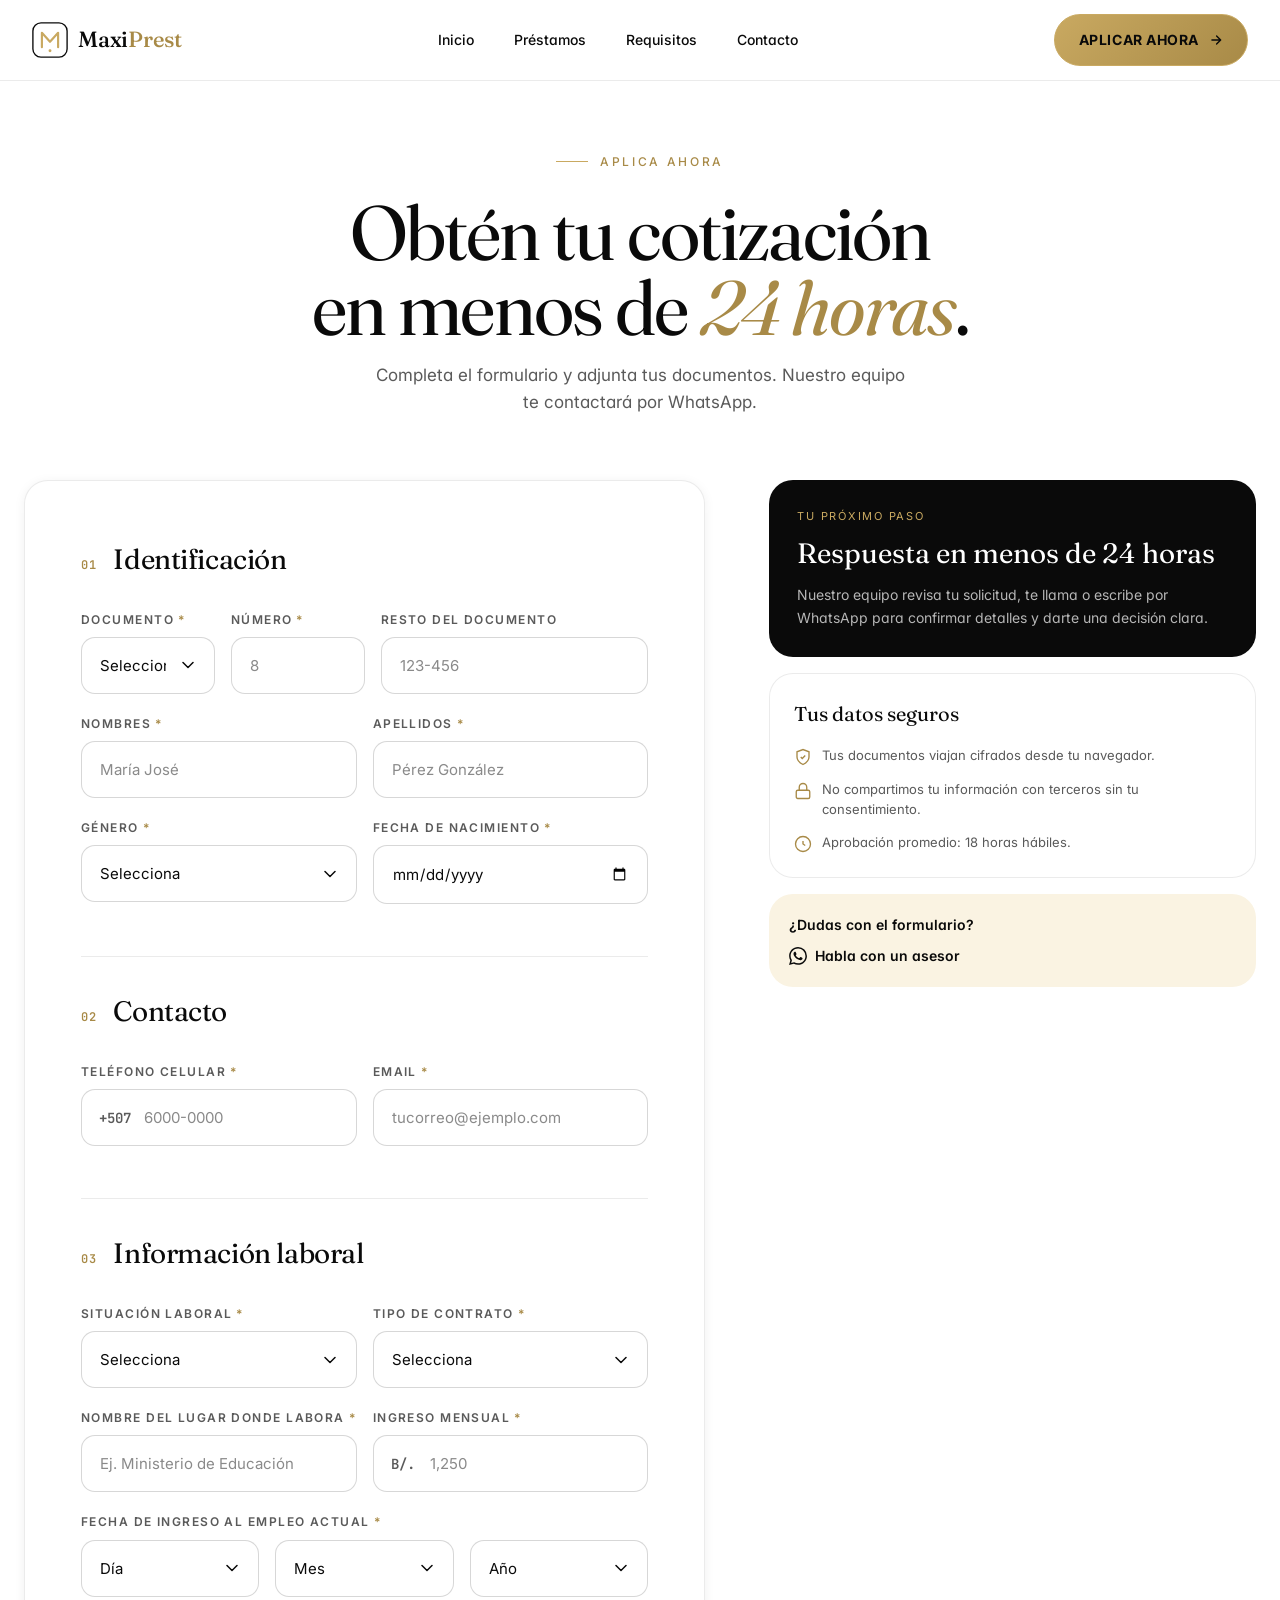
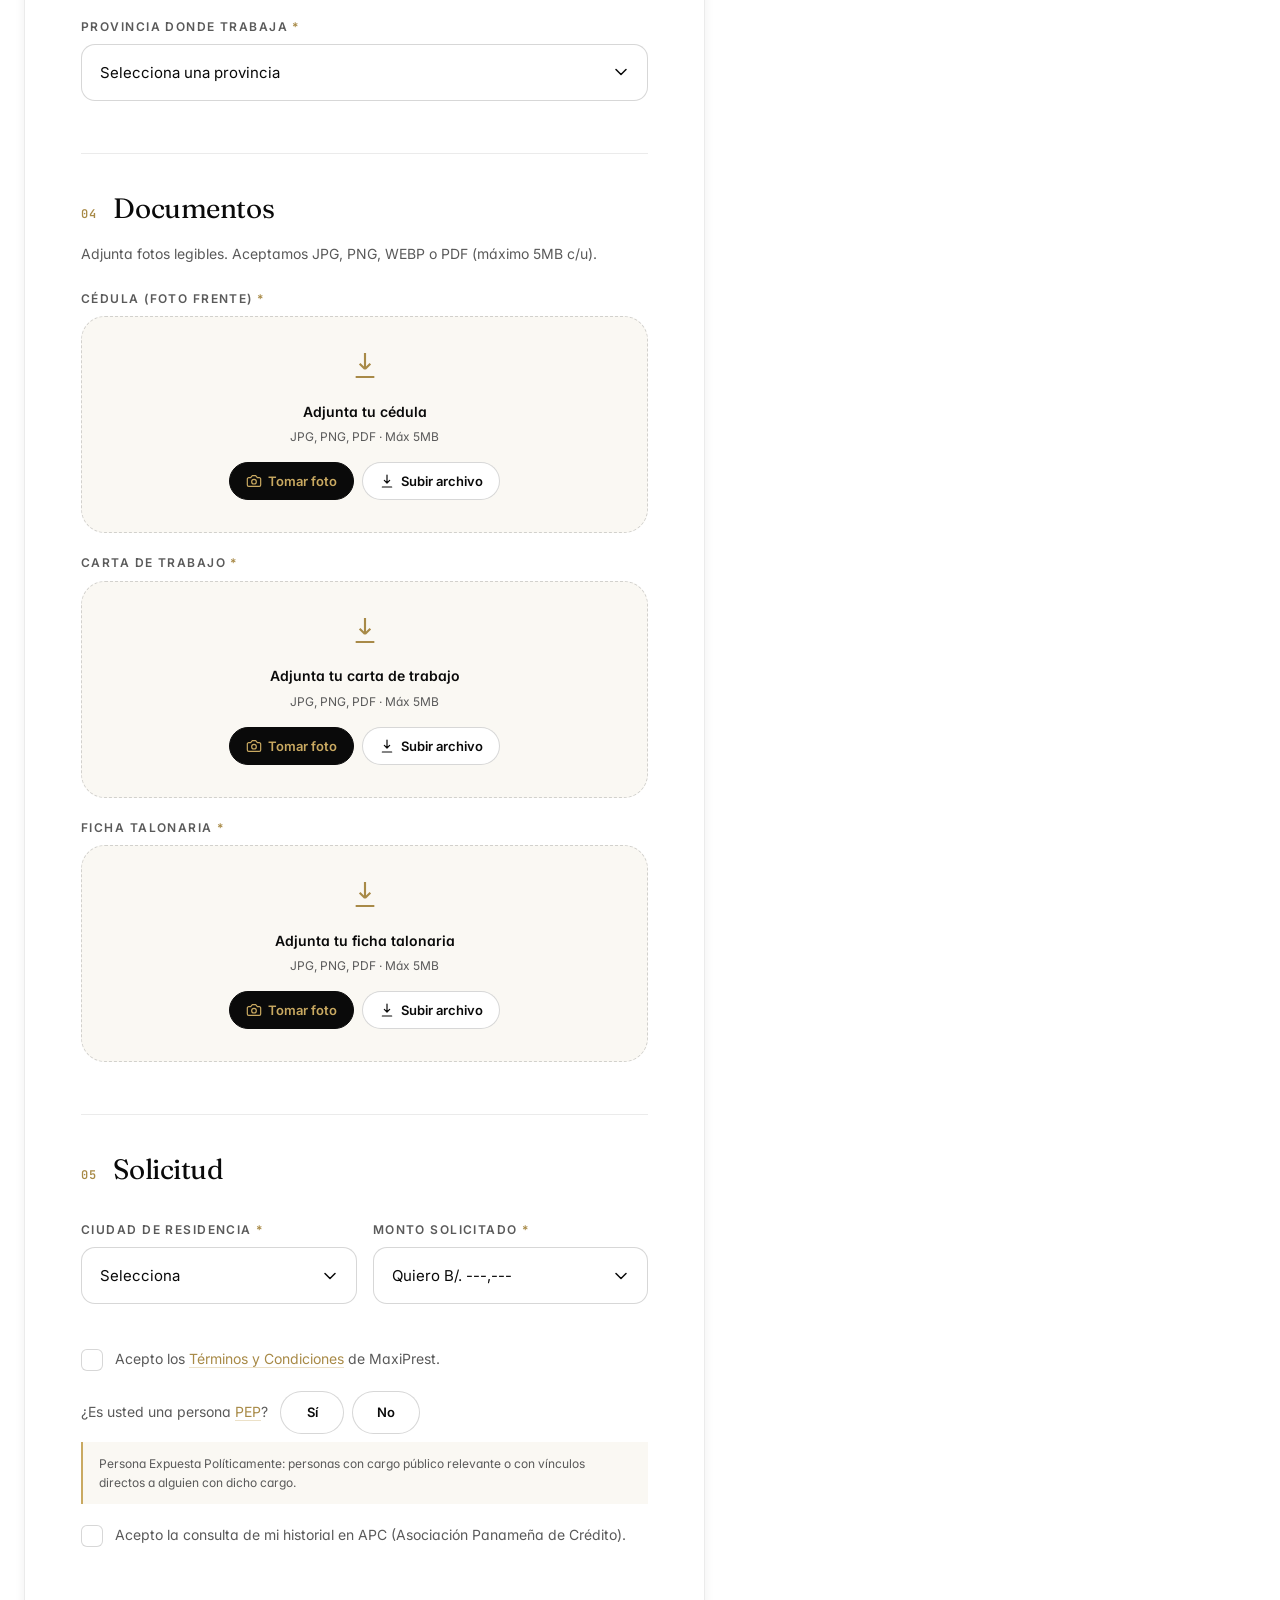
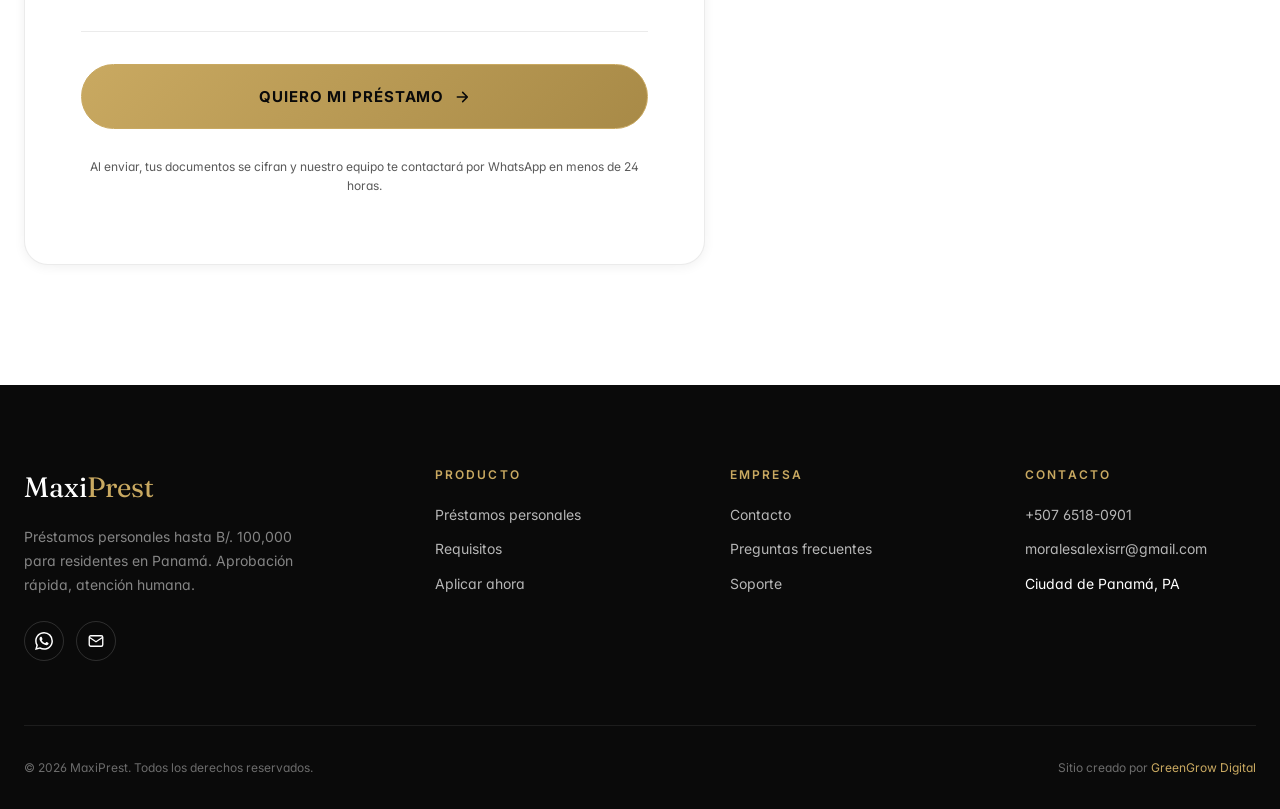
<file: aplica.html>
<!doctype html>
<html lang="es">
<head>
  <meta charset="utf-8" />
  <meta name="viewport" content="width=device-width, initial-scale=1, viewport-fit=cover" />
  <title>Aplica ahora | MaxiPrest Panamá</title>
  <meta name="description" content="Solicita tu préstamo personal MaxiPrest. Adjunta tus documentos y recibe respuesta en menos de 24 horas." />
  <link rel="icon" href="/public/logo-mark.svg" type="image/svg+xml" />
  <link rel="preconnect" href="https://fonts.googleapis.com" />
  <link rel="preconnect" href="https://fonts.gstatic.com" crossorigin />
  <link href="https://fonts.googleapis.com/css2?family=Fraunces:opsz,wght@9..144,300..900&family=Inter:wght@300;400;500;600;700&family=JetBrains+Mono:wght@400;600&display=swap" rel="stylesheet" />
  <link href="/shared/theme.css?v=9" rel="stylesheet" />
  <style>
    .form-hero {
      padding: calc(var(--mp-nav-h) + 64px) 24px 32px;
      text-align: center;
    }
    .form-hero h1 { font-family: var(--mp-font-display); font-weight: 400; font-size: clamp(40px, 6vw, 84px); line-height: 0.98; letter-spacing: -0.025em; margin: 24px auto 16px; max-width: 800px; }
    .form-hero h1 em { color: var(--mp-gold-deep); font-style: italic; }
    .form-hero p { color: var(--mp-ink-mute); font-size: 17px; max-width: 540px; margin: 0 auto; }

    .form-wrap {
      max-width: 1280px;
      margin: 0 auto;
      padding: 32px 24px 120px;
      display: grid;
      grid-template-columns: 1.4fr 1fr;
      gap: 64px;
      align-items: start;
    }
    .form-main {
      background: var(--mp-bg);
      border: 1px solid var(--mp-line);
      border-radius: var(--mp-radius-lg);
      padding: clamp(32px, 5vw, 56px);
      box-shadow: var(--mp-shadow-sm);
    }
    .form-section { padding: 32px 0; border-top: 1px solid var(--mp-line); }
    .form-section:first-of-type { border-top: 0; padding-top: 0; }
    .section-head { display: flex; align-items: baseline; gap: 16px; margin-bottom: 28px; }
    .section-num { font-family: var(--mp-font-mono); font-size: 12px; font-weight: 600; color: var(--mp-gold-deep); letter-spacing: 0.1em; }
    .section-title { font-family: var(--mp-font-display); font-size: 28px; font-weight: 400; letter-spacing: -0.015em; margin: 0; }

    .row { display: grid; gap: 16px; }
    .row-2 { grid-template-columns: 1fr 1fr; }
    .row-3 { grid-template-columns: 1fr 1fr 1fr; }
    .row-doc { grid-template-columns: 1fr 1fr 2fr; }

    .tel-wrap { position: relative; }
    .tel-prefix {
      position: absolute;
      left: 18px;
      top: 50%;
      transform: translateY(-50%);
      font-weight: 600;
      color: var(--mp-ink-mute);
      pointer-events: none;
      font-family: var(--mp-font-mono);
      font-size: 14px;
    }
    .tel-wrap .mp-input { padding-left: 62px; }

    .money-wrap { position: relative; }
    .money-wrap::before {
      content: 'B/.';
      position: absolute;
      left: 18px;
      top: 50%;
      transform: translateY(-50%);
      font-weight: 600;
      color: var(--mp-ink-mute);
      pointer-events: none;
      font-family: var(--mp-font-mono);
      font-size: 14px;
    }
    .money-wrap .mp-input { padding-left: 56px; }

    .radio-block .row-inline { display: flex; align-items: center; gap: 12px; }

    .pep-warning {
      background: var(--mp-bg-soft);
      border-left: 2px solid var(--mp-gold);
      padding: 12px 16px;
      font-size: 12px;
      color: var(--mp-ink-mute);
      margin-top: 8px;
      line-height: 1.6;
    }

    /* Sidebar */
    .form-side {
      position: sticky;
      top: 100px;
      display: flex;
      flex-direction: column;
      gap: 16px;
    }
    .side-card {
      padding: 28px;
      background: var(--mp-ink);
      color: var(--mp-bg);
      border-radius: var(--mp-radius-lg);
    }
    .side-card .lbl { font-size: 11px; letter-spacing: 0.16em; text-transform: uppercase; color: var(--mp-gold); margin-bottom: 12px; }
    .side-card h3 { font-family: var(--mp-font-display); font-size: 28px; font-weight: 400; margin: 0 0 16px; line-height: 1.1; }
    .side-card p { font-size: 14px; color: rgba(255,255,255,0.7); margin: 0; line-height: 1.6; }
    .side-trust { background: var(--mp-bg); border: 1px solid var(--mp-line); padding: 24px; border-radius: var(--mp-radius-lg); }
    .side-trust h4 { font-family: var(--mp-font-display); font-size: 20px; font-weight: 400; margin: 0 0 16px; }
    .side-trust ul { list-style: none; padding: 0; margin: 0; display: flex; flex-direction: column; gap: 14px; }
    .side-trust li { display: flex; gap: 10px; align-items: flex-start; font-size: 13px; color: var(--mp-ink-mute); line-height: 1.5; }
    .side-trust li svg { flex-shrink: 0; color: var(--mp-gold-deep); margin-top: 2px; }
    .side-help { background: var(--mp-gold-tint); padding: 20px; border-radius: var(--mp-radius-lg); }
    .side-help-title { font-weight: 600; font-size: 14px; color: var(--mp-ink); margin-bottom: 8px; }
    .side-help a { display: flex; align-items: center; gap: 8px; color: var(--mp-ink); font-weight: 600; text-decoration: none; font-size: 14px; }

    .submit-bar {
      margin-top: 32px;
      padding-top: 32px;
      border-top: 1px solid var(--mp-line);
      display: flex;
      flex-direction: column;
      gap: 16px;
    }
    .submit-btn {
      width: 100%;
      padding: 22px;
      font-size: 15px;
      letter-spacing: 0.06em;
    }
    .submit-note { font-size: 12px; color: var(--mp-ink-mute); text-align: center; line-height: 1.6; }

    @media (max-width: 1024px) {
      .form-wrap { grid-template-columns: 1fr; gap: 32px; }
      .form-side { position: static; }
      .form-side { display: grid; grid-template-columns: 1fr 1fr; }
      .side-card { grid-column: 1 / -1; }
    }
    @media (max-width: 720px) {
      .row-2, .row-3, .row-doc { grid-template-columns: 1fr; }
      .form-side { grid-template-columns: 1fr; }
    }

    /* Upload action buttons */
    .mp-upload-actions {
      display: flex;
      gap: 8px;
      justify-content: center;
      margin-top: 16px;
      position: relative;
      z-index: 3;
    }
    .mp-upload-cam-btn,
    .mp-upload-file-btn {
      display: inline-flex;
      align-items: center;
      gap: 6px;
      padding: 10px 16px;
      border-radius: var(--mp-radius-pill);
      font-family: var(--mp-font-body);
      font-size: 13px;
      font-weight: 600;
      cursor: pointer;
      transition: all .25s var(--mp-ease);
      border: 1px solid var(--mp-line-strong);
      background: var(--mp-bg);
      color: var(--mp-ink);
    }
    .mp-upload-cam-btn {
      background: var(--mp-ink);
      color: var(--mp-gold);
      border-color: var(--mp-ink);
    }
    .mp-upload-cam-btn:hover {
      transform: translateY(-1px);
      box-shadow: var(--mp-shadow-sm);
    }
    .mp-upload-file-btn:hover {
      border-color: var(--mp-gold);
      color: var(--mp-gold-deep);
    }
    .mp-upload input[type=file] {
      position: absolute; opacity: 0; width: 100%; height: 100%;
      inset: 0; cursor: pointer; z-index: 1;
    }
    .mp-upload-actions button { position: relative; z-index: 4; }

    /* Camera modal */
    .mp-cam {
      position: fixed; inset: 0;
      background: rgba(10,10,10,0.95);
      z-index: 200;
      display: none;
      flex-direction: column;
      align-items: center;
      justify-content: center;
      padding: 24px;
    }
    .mp-cam.is-active { display: flex; }
    .mp-cam-header {
      position: absolute;
      top: 24px; left: 24px; right: 24px;
      display: flex;
      align-items: center;
      justify-content: space-between;
      color: var(--mp-bg);
      z-index: 5;
    }
    .mp-cam-title {
      font-family: var(--mp-font-display);
      font-size: 22px;
      font-weight: 400;
    }
    .mp-cam-title span {
      display: block;
      font-family: var(--mp-font-body);
      font-size: 12px;
      letter-spacing: 0.12em;
      text-transform: uppercase;
      color: var(--mp-gold);
      margin-bottom: 4px;
    }
    .mp-cam-close {
      width: 44px; height: 44px;
      border-radius: 50%;
      border: 1px solid rgba(255,255,255,0.2);
      background: rgba(255,255,255,0.06);
      color: var(--mp-bg);
      cursor: pointer;
      display: inline-flex;
      align-items: center;
      justify-content: center;
      transition: all .2s var(--mp-ease);
    }
    .mp-cam-close:hover { background: rgba(255,255,255,0.15); }

    .mp-cam-stage {
      position: relative;
      width: 100%;
      max-width: 720px;
      aspect-ratio: 4/3;
      border-radius: var(--mp-radius-lg);
      overflow: hidden;
      background: #000;
    }
    .mp-cam-video {
      width: 100%; height: 100%;
      object-fit: cover;
      display: block;
    }
    .mp-cam-canvas { display: none; }

    /* Frame guide overlay */
    .mp-cam-frame {
      position: absolute;
      inset: 0;
      pointer-events: none;
      display: flex;
      align-items: center;
      justify-content: center;
    }
    .mp-cam-frame-box {
      position: relative;
      border-radius: 12px;
    }
    /* aspect ratio for ID card */
    .mp-cam[data-aspect="id"] .mp-cam-frame-box {
      width: 82%;
      aspect-ratio: 1.586/1; /* ISO 7810 ID-1 */
    }
    /* aspect ratio for document (A4 portrait) */
    .mp-cam[data-aspect="document"] .mp-cam-frame-box {
      width: 78%;
      aspect-ratio: 0.78/1; /* simulated portrait */
      max-height: 88%;
    }
    .mp-cam-frame-box::before {
      content: '';
      position: absolute;
      inset: 0;
      box-shadow: 0 0 0 9999px rgba(10,10,10,0.55);
      border-radius: inherit;
      pointer-events: none;
    }
    /* corner brackets */
    .mp-cam-corner {
      position: absolute;
      width: 32px; height: 32px;
      border: 3px solid var(--mp-gold);
    }
    .mp-cam-corner.tl { top: -3px; left: -3px; border-right: 0; border-bottom: 0; border-top-left-radius: 12px; }
    .mp-cam-corner.tr { top: -3px; right: -3px; border-left: 0; border-bottom: 0; border-top-right-radius: 12px; }
    .mp-cam-corner.bl { bottom: -3px; left: -3px; border-right: 0; border-top: 0; border-bottom-left-radius: 12px; }
    .mp-cam-corner.br { bottom: -3px; right: -3px; border-left: 0; border-top: 0; border-bottom-right-radius: 12px; }

    .mp-cam-hint {
      position: absolute;
      bottom: 18px;
      left: 50%;
      transform: translateX(-50%);
      background: rgba(10,10,10,0.7);
      color: var(--mp-bg);
      padding: 8px 16px;
      border-radius: var(--mp-radius-pill);
      font-size: 13px;
      backdrop-filter: blur(6px);
      max-width: 90%;
      text-align: center;
    }

    .mp-cam-controls {
      margin-top: 32px;
      display: flex;
      gap: 16px;
      align-items: center;
    }
    .mp-cam-shutter {
      width: 76px; height: 76px;
      border-radius: 50%;
      background: var(--mp-bg);
      border: 4px solid var(--mp-gold);
      cursor: pointer;
      transition: transform .15s var(--mp-ease);
      display: inline-flex;
      align-items: center;
      justify-content: center;
    }
    .mp-cam-shutter::after {
      content: '';
      width: 56px; height: 56px;
      border-radius: 50%;
      background: var(--mp-gold);
    }
    .mp-cam-shutter:active { transform: scale(0.94); }
    .mp-cam-shutter[disabled] { opacity: .4; cursor: wait; }

    .mp-cam-secondary {
      width: 52px; height: 52px;
      border-radius: 50%;
      background: rgba(255,255,255,0.08);
      border: 1px solid rgba(255,255,255,0.15);
      color: var(--mp-bg);
      cursor: pointer;
      display: inline-flex;
      align-items: center;
      justify-content: center;
      transition: all .2s var(--mp-ease);
    }
    .mp-cam-secondary:hover { background: rgba(255,255,255,0.18); }

    .mp-cam-error {
      color: var(--mp-bg);
      background: var(--mp-error);
      padding: 12px 18px;
      border-radius: var(--mp-radius-md);
      max-width: 480px;
      text-align: center;
      font-size: 14px;
      margin-top: 16px;
      display: none;
    }
    .mp-cam.has-error .mp-cam-error { display: block; }

    /* Review state (after capture, before confirm) */
    .mp-cam-review {
      display: none;
      width: 100%;
      max-width: 720px;
      aspect-ratio: 4/3;
      border-radius: var(--mp-radius-lg);
      overflow: hidden;
    }
    .mp-cam-review img { width: 100%; height: 100%; object-fit: contain; background: #000; }
    .mp-cam.is-review .mp-cam-stage { display: none; }
    .mp-cam.is-review .mp-cam-review { display: block; }
    .mp-cam.is-review .mp-cam-shutter { display: none; }
    .mp-cam-confirm,
    .mp-cam-retake {
      display: none;
      padding: 14px 28px;
      border-radius: var(--mp-radius-pill);
      font-weight: 700;
      font-size: 14px;
      letter-spacing: 0.05em;
      text-transform: uppercase;
      cursor: pointer;
      border: 1px solid transparent;
      transition: all .2s var(--mp-ease);
    }
    .mp-cam-confirm {
      background: linear-gradient(135deg, var(--mp-gold), var(--mp-gold-deep));
      color: var(--mp-ink);
      border-color: var(--mp-gold);
    }
    .mp-cam-retake {
      background: transparent;
      color: var(--mp-bg);
      border-color: rgba(255,255,255,0.3);
    }
    .mp-cam.is-review .mp-cam-confirm,
    .mp-cam.is-review .mp-cam-retake { display: inline-flex; align-items: center; gap: 8px; }
    .mp-cam-confirm:hover { transform: translateY(-1px); box-shadow: var(--mp-glow-gold); }
    .mp-cam-retake:hover { background: rgba(255,255,255,0.08); }

    @media (max-width: 540px) {
      .mp-cam-title { font-size: 18px; }
      .mp-cam-shutter { width: 64px; height: 64px; }
      .mp-cam-shutter::after { width: 46px; height: 46px; }
    }
  </style>
</head>
<body>

  <div id="mp-nav"></div>

  <section class="form-hero">
    <span class="mp-eyebrow" data-mp-reveal>Aplica ahora</span>
    <h1 data-mp-reveal data-mp-reveal-delay="100">
      Obtén tu cotización<br/>en menos de <em>24 horas</em>.
    </h1>
    <p data-mp-reveal data-mp-reveal-delay="200">Completa el formulario y adjunta tus documentos. Nuestro equipo te contactará por WhatsApp.</p>
  </section>

  <div class="form-wrap" data-mp-reveal data-mp-reveal-delay="100">
    <form class="form-main" id="mpForm" novalidate>

      <div class="form-section">
        <div class="section-head">
          <span class="section-num">01</span>
          <h2 class="section-title">Identificación</h2>
        </div>

        <div class="row row-doc">
          <div class="mp-field">
            <label class="mp-label mp-label-req">Documento</label>
            <select class="mp-select" name="tipoDocumento" data-required="true">
              <option value="">Selecciona</option>
              <option value="Cédula">Cédula</option>
              <option value="Pasaporte">Pasaporte</option>
            </select>
            <div class="mp-error-msg">Campo obligatorio</div>
          </div>
          <div class="mp-field">
            <label class="mp-label mp-label-req">Número</label>
            <input class="mp-input" type="text" name="documentoP1" placeholder="8" data-required="true" inputmode="numeric" />
            <div class="mp-error-msg">Campo obligatorio</div>
          </div>
          <div class="mp-field">
            <label class="mp-label">Resto del documento</label>
            <input class="mp-input" type="text" name="documentoP2" placeholder="123-456" data-required="true" />
            <div class="mp-error-msg">Campo obligatorio</div>
          </div>
        </div>

        <div class="row row-2">
          <div class="mp-field">
            <label class="mp-label mp-label-req">Nombres</label>
            <input class="mp-input" type="text" name="nombres" placeholder="María José" data-required="true" />
            <div class="mp-error-msg">Campo obligatorio</div>
          </div>
          <div class="mp-field">
            <label class="mp-label mp-label-req">Apellidos</label>
            <input class="mp-input" type="text" name="apellidos" placeholder="Pérez González" data-required="true" />
            <div class="mp-error-msg">Campo obligatorio</div>
          </div>
        </div>

        <div class="row row-2">
          <div class="mp-field">
            <label class="mp-label mp-label-req">Género</label>
            <select class="mp-select" name="genero" data-required="true">
              <option value="">Selecciona</option>
              <option value="Femenino">Femenino</option>
              <option value="Masculino">Masculino</option>
              <option value="Otro">Otro</option>
            </select>
            <div class="mp-error-msg">Campo obligatorio</div>
          </div>
          <div class="mp-field">
            <label class="mp-label mp-label-req">Fecha de nacimiento</label>
            <input class="mp-input" type="date" name="fechaNacimiento" data-required="true" />
            <div class="mp-error-msg">Debes tener al menos 20 años para aplicar</div>
          </div>
        </div>
      </div>

      <div class="form-section">
        <div class="section-head">
          <span class="section-num">02</span>
          <h2 class="section-title">Contacto</h2>
        </div>
        <div class="row row-2">
          <div class="mp-field">
            <label class="mp-label mp-label-req">Teléfono celular</label>
            <div class="tel-wrap">
              <span class="tel-prefix">+507</span>
              <input class="mp-input" type="tel" name="telefono" placeholder="6000-0000" data-required="true" inputmode="tel" />
            </div>
            <div class="mp-error-msg">Teléfono panameño (8 dígitos)</div>
          </div>
          <div class="mp-field">
            <label class="mp-label mp-label-req">Email</label>
            <input class="mp-input" type="email" name="email" placeholder="tucorreo@ejemplo.com" data-required="true" />
            <div class="mp-error-msg">Email no válido</div>
          </div>
        </div>
      </div>

      <div class="form-section">
        <div class="section-head">
          <span class="section-num">03</span>
          <h2 class="section-title">Información laboral</h2>
        </div>
        <div class="row row-2">
          <div class="mp-field">
            <label class="mp-label mp-label-req">Situación laboral</label>
            <select class="mp-select" name="infoLaboral" data-required="true">
              <option value="">Selecciona</option>
              <option value="Empresa privada">Empresa privada</option>
              <option value="Gobierno">Gobierno</option>
              <option value="Independiente">Independiente</option>
              <option value="Jubilado">Jubilado</option>
            </select>
            <div class="mp-error-msg">Campo obligatorio</div>
          </div>
          <div class="mp-field">
            <label class="mp-label mp-label-req">Tipo de contrato</label>
            <select class="mp-select" name="tipoContrato" data-required="true">
              <option value="">Selecciona</option>
              <option value="Asalariado">Asalariado</option>
              <option value="Gobierno">Gobierno</option>
            </select>
            <div class="mp-error-msg">Campo obligatorio</div>
          </div>
        </div>

        <div class="row row-2">
          <div class="mp-field">
            <label class="mp-label mp-label-req">Nombre del lugar donde labora</label>
            <input class="mp-input" type="text" name="lugarLabora" placeholder="Ej. Ministerio de Educación" data-required="true" />
            <div class="mp-error-msg">Campo obligatorio</div>
          </div>
          <div class="mp-field">
            <label class="mp-label mp-label-req">Ingreso mensual</label>
            <div class="money-wrap">
              <input class="mp-input" type="number" name="ingresoMensual" placeholder="1,250" data-required="true" min="600" />
            </div>
            <div class="mp-error-msg">Ingreso mínimo B/. 600 para aplicar</div>
          </div>
        </div>

        <label class="mp-label mp-label-req">Fecha de ingreso al empleo actual</label>
        <div class="row row-3">
          <div class="mp-field">
            <select class="mp-select" name="dia" data-required="true" aria-label="Día">
              <option value="">Día</option>
            </select>
            <div class="mp-error-msg">Campo obligatorio</div>
          </div>
          <div class="mp-field">
            <select class="mp-select" name="mes" data-required="true" aria-label="Mes">
              <option value="">Mes</option>
              <option value="Enero">Enero</option><option value="Febrero">Febrero</option>
              <option value="Marzo">Marzo</option><option value="Abril">Abril</option>
              <option value="Mayo">Mayo</option><option value="Junio">Junio</option>
              <option value="Julio">Julio</option><option value="Agosto">Agosto</option>
              <option value="Septiembre">Septiembre</option><option value="Octubre">Octubre</option>
              <option value="Noviembre">Noviembre</option><option value="Diciembre">Diciembre</option>
            </select>
            <div class="mp-error-msg">Campo obligatorio</div>
          </div>
          <div class="mp-field">
            <select class="mp-select" name="anio" data-required="true" aria-label="Año">
              <option value="">Año</option>
            </select>
            <div class="mp-error-msg">Campo obligatorio</div>
          </div>
        </div>

        <div class="mp-field">
          <label class="mp-label mp-label-req">Provincia donde trabaja</label>
          <select class="mp-select" name="provinciaTrabajo" data-required="true">
            <option value="">Selecciona una provincia</option>
            <option>Bocas del Toro</option><option>Chiriquí</option><option>Coclé</option>
            <option>Colón</option><option>Darién</option><option>Herrera</option>
            <option>Los Santos</option><option>Panamá</option><option>Panamá Oeste</option>
            <option>Veraguas</option>
            <option>Comarca Emberá-Wounaan</option>
            <option>Comarca Guna Yala</option>
            <option>Comarca Ngäbe-Buglé</option>
          </select>
          <div class="mp-error-msg">Campo obligatorio</div>
        </div>
      </div>

      <div class="form-section">
        <div class="section-head">
          <span class="section-num">04</span>
          <h2 class="section-title">Documentos</h2>
        </div>
        <p class="mp-text-mute" style="font-size: 14px; margin: -16px 0 24px;">Adjunta fotos legibles. Aceptamos JPG, PNG, WEBP o PDF (máximo 5MB c/u).</p>

        <div class="mp-field">
          <label class="mp-label mp-label-req">Cédula (foto frente)</label>
          <div class="mp-upload" data-required="true" data-doc-label="Cédula" data-doc-hint="Coloca tu cédula dentro del recuadro y mantén el celular firme.">
            <input type="file" name="docCedula" accept="image/jpeg,image/png,image/webp,application/pdf" capture="environment" />
            <div class="mp-upload-default">
              <svg class="mp-upload-icon" width="32" height="32" viewBox="0 0 24 24" fill="none" stroke="currentColor" stroke-width="1.6"><path d="M12 3v12m0 0l-4-4m4 4l4-4M5 21h14"/></svg>
              <div class="mp-upload-text">Adjunta tu cédula</div>
              <div class="mp-upload-hint">JPG, PNG, PDF · Máx 5MB</div>
              <div class="mp-upload-actions">
                <button type="button" class="mp-upload-cam-btn" data-doc-target="docCedula" data-doc-aspect="id">
                  <svg width="16" height="16" viewBox="0 0 24 24" fill="none" stroke="currentColor" stroke-width="1.8" stroke-linecap="round" stroke-linejoin="round"><path d="M14.5 4h-5L7 7H4a2 2 0 0 0-2 2v9a2 2 0 0 0 2 2h16a2 2 0 0 0 2-2V9a2 2 0 0 0-2-2h-3l-2.5-3z"/><circle cx="12" cy="13" r="3.5"/></svg>
                  Tomar foto
                </button>
                <button type="button" class="mp-upload-file-btn">
                  <svg width="16" height="16" viewBox="0 0 24 24" fill="none" stroke="currentColor" stroke-width="1.8" stroke-linecap="round" stroke-linejoin="round"><path d="M12 3v12m0 0l-4-4m4 4l4-4M5 21h14"/></svg>
                  Subir archivo
                </button>
              </div>
            </div>
            <div class="mp-upload-preview">
              <div class="mp-upload-thumb"></div>
              <div class="mp-upload-info">
                <div class="mp-upload-name"></div>
                <div class="mp-upload-size"></div>
              </div>
              <button type="button" class="mp-upload-remove" aria-label="Eliminar">
                <svg width="14" height="14" viewBox="0 0 24 24" fill="none" stroke="currentColor" stroke-width="2" stroke-linecap="round"><path d="M6 6l12 12M18 6l-12 12"/></svg>
              </button>
            </div>
          </div>
          <div class="mp-error-msg">Documento obligatorio</div>
        </div>

        <div class="mp-field">
          <label class="mp-label mp-label-req">Carta de trabajo</label>
          <div class="mp-upload" data-required="true" data-doc-label="Carta de trabajo" data-doc-hint="Coloca la hoja completa dentro del recuadro, sin sombras ni reflejos.">
            <input type="file" name="docCartaTrabajo" accept="image/jpeg,image/png,image/webp,application/pdf" capture="environment" />
            <div class="mp-upload-default">
              <svg class="mp-upload-icon" width="32" height="32" viewBox="0 0 24 24" fill="none" stroke="currentColor" stroke-width="1.6"><path d="M12 3v12m0 0l-4-4m4 4l4-4M5 21h14"/></svg>
              <div class="mp-upload-text">Adjunta tu carta de trabajo</div>
              <div class="mp-upload-hint">JPG, PNG, PDF · Máx 5MB</div>
              <div class="mp-upload-actions">
                <button type="button" class="mp-upload-cam-btn" data-doc-target="docCartaTrabajo" data-doc-aspect="document">
                  <svg width="16" height="16" viewBox="0 0 24 24" fill="none" stroke="currentColor" stroke-width="1.8" stroke-linecap="round" stroke-linejoin="round"><path d="M14.5 4h-5L7 7H4a2 2 0 0 0-2 2v9a2 2 0 0 0 2 2h16a2 2 0 0 0 2-2V9a2 2 0 0 0-2-2h-3l-2.5-3z"/><circle cx="12" cy="13" r="3.5"/></svg>
                  Tomar foto
                </button>
                <button type="button" class="mp-upload-file-btn">
                  <svg width="16" height="16" viewBox="0 0 24 24" fill="none" stroke="currentColor" stroke-width="1.8" stroke-linecap="round" stroke-linejoin="round"><path d="M12 3v12m0 0l-4-4m4 4l4-4M5 21h14"/></svg>
                  Subir archivo
                </button>
              </div>
            </div>
            <div class="mp-upload-preview">
              <div class="mp-upload-thumb"></div>
              <div class="mp-upload-info">
                <div class="mp-upload-name"></div>
                <div class="mp-upload-size"></div>
              </div>
              <button type="button" class="mp-upload-remove" aria-label="Eliminar">
                <svg width="14" height="14" viewBox="0 0 24 24" fill="none" stroke="currentColor" stroke-width="2" stroke-linecap="round"><path d="M6 6l12 12M18 6l-12 12"/></svg>
              </button>
            </div>
          </div>
          <div class="mp-error-msg">Documento obligatorio</div>
        </div>

        <div class="mp-field">
          <label class="mp-label mp-label-req">Ficha talonaria</label>
          <div class="mp-upload" data-required="true" data-doc-label="Ficha talonaria" data-doc-hint="Coloca la ficha completa dentro del recuadro, que se vean los montos.">
            <input type="file" name="docFichaTalonaria" accept="image/jpeg,image/png,image/webp,application/pdf" capture="environment" />
            <div class="mp-upload-default">
              <svg class="mp-upload-icon" width="32" height="32" viewBox="0 0 24 24" fill="none" stroke="currentColor" stroke-width="1.6"><path d="M12 3v12m0 0l-4-4m4 4l4-4M5 21h14"/></svg>
              <div class="mp-upload-text">Adjunta tu ficha talonaria</div>
              <div class="mp-upload-hint">JPG, PNG, PDF · Máx 5MB</div>
              <div class="mp-upload-actions">
                <button type="button" class="mp-upload-cam-btn" data-doc-target="docFichaTalonaria" data-doc-aspect="document">
                  <svg width="16" height="16" viewBox="0 0 24 24" fill="none" stroke="currentColor" stroke-width="1.8" stroke-linecap="round" stroke-linejoin="round"><path d="M14.5 4h-5L7 7H4a2 2 0 0 0-2 2v9a2 2 0 0 0 2 2h16a2 2 0 0 0 2-2V9a2 2 0 0 0-2-2h-3l-2.5-3z"/><circle cx="12" cy="13" r="3.5"/></svg>
                  Tomar foto
                </button>
                <button type="button" class="mp-upload-file-btn">
                  <svg width="16" height="16" viewBox="0 0 24 24" fill="none" stroke="currentColor" stroke-width="1.8" stroke-linecap="round" stroke-linejoin="round"><path d="M12 3v12m0 0l-4-4m4 4l4-4M5 21h14"/></svg>
                  Subir archivo
                </button>
              </div>
            </div>
            <div class="mp-upload-preview">
              <div class="mp-upload-thumb"></div>
              <div class="mp-upload-info">
                <div class="mp-upload-name"></div>
                <div class="mp-upload-size"></div>
              </div>
              <button type="button" class="mp-upload-remove" aria-label="Eliminar">
                <svg width="14" height="14" viewBox="0 0 24 24" fill="none" stroke="currentColor" stroke-width="2" stroke-linecap="round"><path d="M6 6l12 12M18 6l-12 12"/></svg>
              </button>
            </div>
          </div>
          <div class="mp-error-msg">Documento obligatorio</div>
        </div>
      </div>

      <div class="form-section">
        <div class="section-head">
          <span class="section-num">05</span>
          <h2 class="section-title">Solicitud</h2>
        </div>
        <div class="row row-2">
          <div class="mp-field">
            <label class="mp-label mp-label-req">Ciudad de residencia</label>
            <select class="mp-select" name="ciudadResidencia" data-required="true">
              <option value="">Selecciona</option>
              <option>Bocas del Toro</option><option>Chiriquí</option><option>Coclé</option>
              <option>Colón</option><option>Darién</option><option>Herrera</option>
              <option>Los Santos</option><option>Panamá</option><option>Panamá Oeste</option>
              <option>Veraguas</option>
              <option>Comarca Emberá-Wounaan</option>
              <option>Comarca Guna Yala</option>
              <option>Comarca Ngäbe-Buglé</option>
            </select>
            <div class="mp-error-msg">Campo obligatorio</div>
          </div>
          <div class="mp-field">
            <label class="mp-label mp-label-req">Monto solicitado</label>
            <select class="mp-select" name="montoSolicitado" data-required="true">
              <option value="">Quiero B/. ---,---</option>
              <option value="B/. 1,000 – 5,000">B/. 1,000 – 5,000</option>
              <option value="B/. 5,000 – 10,000">B/. 5,000 – 10,000</option>
              <option value="B/. 10,000 – 25,000">B/. 10,000 – 25,000</option>
              <option value="B/. 25,000 – 50,000">B/. 25,000 – 50,000</option>
              <option value="B/. 50,000 – 100,000">B/. 50,000 – 100,000</option>
            </select>
            <div class="mp-error-msg">Campo obligatorio</div>
          </div>
        </div>

        <div class="mp-field" style="margin-top: 24px;">
          <label class="mp-check">
            <input type="checkbox" name="aceptaTerminos" />
            <span class="mp-check-box"></span>
            <span>Acepto los <a class="mp-link-gold" href="#" onclick="event.preventDefault();">Términos y Condiciones</a> de MaxiPrest.</span>
          </label>
        </div>

        <div class="mp-field radio-block">
          <div class="row-inline">
            <span style="font-size: 14px; color: var(--mp-ink-mute);">¿Es usted una persona <a class="mp-link-gold" href="#" onclick="event.preventDefault();">PEP</a>?</span>
            <div class="mp-radio-group">
              <label class="mp-radio">
                <input type="radio" name="esPEP" value="Sí" />
                <span class="mp-radio-pill">Sí</span>
              </label>
              <label class="mp-radio">
                <input type="radio" name="esPEP" value="No" />
                <span class="mp-radio-pill">No</span>
              </label>
            </div>
          </div>
          <p class="pep-warning">Persona Expuesta Políticamente: personas con cargo público relevante o con vínculos directos a alguien con dicho cargo.</p>
        </div>

        <div class="mp-field">
          <label class="mp-check">
            <input type="checkbox" name="aceptaAPC" />
            <span class="mp-check-box"></span>
            <span>Acepto la consulta de mi historial en APC (Asociación Panameña de Crédito).</span>
          </label>
        </div>
      </div>

      <div class="submit-bar">
        <button class="mp-btn mp-btn-gold-solid submit-btn" type="submit">
          Quiero mi préstamo
          <svg width="16" height="16" viewBox="0 0 24 24" fill="none" stroke="currentColor" stroke-width="2.4" stroke-linecap="round" stroke-linejoin="round"><path d="M5 12h14M13 5l7 7-7 7"/></svg>
        </button>
        <p class="submit-note">Al enviar, tus documentos se cifran y nuestro equipo te contactará por WhatsApp en menos de 24 horas.</p>
      </div>

    </form>

    <aside class="form-side">
      <div class="side-card">
        <div class="lbl">Tu próximo paso</div>
        <h3>Respuesta en menos de 24 horas</h3>
        <p>Nuestro equipo revisa tu solicitud, te llama o escribe por WhatsApp para confirmar detalles y darte una decisión clara.</p>
      </div>

      <div class="side-trust">
        <h4>Tus datos seguros</h4>
        <ul>
          <li>
            <svg width="18" height="18" viewBox="0 0 24 24" fill="none" stroke="currentColor" stroke-width="1.8"><path d="M12 22s8-4 8-10V5l-8-3-8 3v7c0 6 8 10 8 10z"/><path d="M9 12l2 2 4-4"/></svg>
            <span>Tus documentos viajan cifrados desde tu navegador.</span>
          </li>
          <li>
            <svg width="18" height="18" viewBox="0 0 24 24" fill="none" stroke="currentColor" stroke-width="1.8"><rect x="3" y="11" width="18" height="11" rx="2"/><path d="M7 11V7a5 5 0 0110 0v4"/></svg>
            <span>No compartimos tu información con terceros sin tu consentimiento.</span>
          </li>
          <li>
            <svg width="18" height="18" viewBox="0 0 24 24" fill="none" stroke="currentColor" stroke-width="1.8"><circle cx="12" cy="12" r="10"/><path d="M12 8v4l3 2"/></svg>
            <span>Aprobación promedio: 18 horas hábiles.</span>
          </li>
        </ul>
      </div>

      <div class="side-help">
        <div class="side-help-title">¿Dudas con el formulario?</div>
        <a href="https://wa.me/50765180901" target="_blank" rel="noopener">
          <svg width="18" height="18" viewBox="0 0 24 24" fill="currentColor" aria-hidden="true"><path d="M17.472 14.382c-.297-.149-1.758-.867-2.03-.967-.273-.099-.471-.148-.67.15-.197.297-.767.966-.94 1.164-.173.199-.347.223-.644.075-.297-.15-1.255-.463-2.39-1.475-.883-.788-1.48-1.761-1.653-2.059-.173-.297-.018-.458.13-.606.134-.133.298-.347.446-.52.149-.174.198-.298.298-.497.099-.198.05-.371-.025-.52-.075-.149-.669-1.612-.916-2.207-.242-.579-.487-.5-.669-.51-.173-.008-.371-.01-.57-.01-.198 0-.52.074-.792.372-.272.297-1.04 1.016-1.04 2.479 0 1.462 1.065 2.875 1.213 3.074.149.198 2.096 3.2 5.077 4.487.709.306 1.262.489 1.694.625.712.227 1.36.195 1.871.118.571-.085 1.758-.719 2.006-1.413.248-.694.248-1.289.173-1.413-.074-.124-.272-.198-.57-.347m-5.421 7.403h-.004a9.87 9.87 0 01-5.031-1.378l-.361-.214-3.741.982.998-3.648-.235-.374a9.86 9.86 0 01-1.51-5.26c.001-5.45 4.436-9.884 9.888-9.884 2.64 0 5.122 1.03 6.988 2.898a9.825 9.825 0 012.893 6.994c-.003 5.45-4.437 9.884-9.885 9.884m8.413-18.297A11.815 11.815 0 0012.05 0C5.495 0 .16 5.335.157 11.892c0 2.096.547 4.142 1.588 5.945L.057 24l6.305-1.654a11.882 11.882 0 005.683 1.448h.005c6.554 0 11.89-5.335 11.893-11.893a11.821 11.821 0 00-3.48-8.413Z"/></svg>
          Habla con un asesor
        </a>
      </div>
    </aside>
  </div>

  <!-- Modal de cámara para capturar documentos -->
  <div class="mp-cam" id="mpCam" data-aspect="id" aria-hidden="true">
    <div class="mp-cam-header">
      <div class="mp-cam-title">
        <span>Cámara</span>
        <strong id="mpCamTitle">Cédula</strong>
      </div>
      <button type="button" class="mp-cam-close" id="mpCamClose" aria-label="Cerrar">
        <svg width="20" height="20" viewBox="0 0 24 24" fill="none" stroke="currentColor" stroke-width="2" stroke-linecap="round"><path d="M6 6l12 12M18 6l-12 12"/></svg>
      </button>
    </div>

    <div class="mp-cam-stage">
      <video class="mp-cam-video" id="mpCamVideo" autoplay playsinline muted></video>
      <div class="mp-cam-frame">
        <div class="mp-cam-frame-box">
          <span class="mp-cam-corner tl"></span>
          <span class="mp-cam-corner tr"></span>
          <span class="mp-cam-corner bl"></span>
          <span class="mp-cam-corner br"></span>
        </div>
      </div>
      <div class="mp-cam-hint" id="mpCamHint">Coloca el documento dentro del recuadro y mantén firme.</div>
    </div>

    <div class="mp-cam-review" id="mpCamReview">
      <img id="mpCamPreview" alt="Vista previa" />
    </div>

    <canvas class="mp-cam-canvas" id="mpCamCanvas"></canvas>

    <div class="mp-cam-controls">
      <button type="button" class="mp-cam-secondary" id="mpCamSwitch" aria-label="Cambiar cámara" title="Cambiar cámara">
        <svg width="22" height="22" viewBox="0 0 24 24" fill="none" stroke="currentColor" stroke-width="1.8" stroke-linecap="round" stroke-linejoin="round"><path d="M23 4v6h-6"/><path d="M1 20v-6h6"/><path d="M3.51 9a9 9 0 0 1 14.85-3.36L23 10M1 14l4.64 4.36A9 9 0 0 0 20.49 15"/></svg>
      </button>
      <button type="button" class="mp-cam-shutter" id="mpCamShutter" aria-label="Capturar foto"></button>
      <button type="button" class="mp-cam-retake" id="mpCamRetake">
        <svg width="16" height="16" viewBox="0 0 24 24" fill="none" stroke="currentColor" stroke-width="2" stroke-linecap="round" stroke-linejoin="round"><path d="M1 4v6h6"/><path d="M3.51 15a9 9 0 1 0 2.13-9.36L1 10"/></svg>
        Reintentar
      </button>
      <button type="button" class="mp-cam-confirm" id="mpCamConfirm">
        Usar esta foto
        <svg width="16" height="16" viewBox="0 0 24 24" fill="none" stroke="currentColor" stroke-width="2.4" stroke-linecap="round" stroke-linejoin="round"><polyline points="20 6 9 17 4 12"/></svg>
      </button>
    </div>

    <div class="mp-cam-error" id="mpCamError">No pudimos abrir la cámara. Verifica los permisos del navegador o usa "Subir archivo".</div>
  </div>

  <div id="mp-footer"></div>
  <script src="/shared/nav-footer.js?v=9"></script>
  <script src="/shared/form-handler.js?v=9"></script>
  <script>
    // Populate day & year selects
    (function() {
      const diaSel = document.querySelector('select[name=dia]');
      const anioSel = document.querySelector('select[name=anio]');
      if (diaSel) for (let d = 1; d <= 31; d++) {
        const o = document.createElement('option'); o.value = d; o.textContent = d; diaSel.appendChild(o);
      }
      if (anioSel) {
        const now = new Date().getFullYear();
        for (let y = now; y >= 1970; y--) {
          const o = document.createElement('option'); o.value = y; o.textContent = y; anioSel.appendChild(o);
        }
      }
    })();

    // ===== File picker via "Subir archivo" button =====
    (function() {
      document.querySelectorAll('.mp-upload-file-btn').forEach(btn => {
        btn.addEventListener('click', (e) => {
          e.stopPropagation();
          e.preventDefault();
          const zone = btn.closest('.mp-upload');
          const input = zone && zone.querySelector('input[type=file]');
          if (input) input.click();
        });
      });
    })();

    // ===== Camera capture modal =====
    (function() {
      const cam = document.getElementById('mpCam');
      if (!cam) return;
      const video = document.getElementById('mpCamVideo');
      const canvas = document.getElementById('mpCamCanvas');
      const review = document.getElementById('mpCamReview');
      const preview = document.getElementById('mpCamPreview');
      const titleEl = document.getElementById('mpCamTitle');
      const hintEl = document.getElementById('mpCamHint');
      const errorEl = document.getElementById('mpCamError');
      const shutter = document.getElementById('mpCamShutter');
      const switchBtn = document.getElementById('mpCamSwitch');
      const retakeBtn = document.getElementById('mpCamRetake');
      const confirmBtn = document.getElementById('mpCamConfirm');
      const closeBtn = document.getElementById('mpCamClose');

      let stream = null;
      let currentFacing = 'environment';
      let targetInputName = null;
      let captureBlob = null;

      async function openCam(targetName, label, hint, aspect) {
        targetInputName = targetName;
        captureBlob = null;
        titleEl.textContent = label || 'Documento';
        hintEl.textContent = hint || 'Coloca el documento dentro del recuadro y mantén firme.';
        cam.setAttribute('data-aspect', aspect || 'document');
        cam.classList.add('is-active');
        cam.classList.remove('is-review', 'has-error');
        document.body.style.overflow = 'hidden';
        await startStream();
      }

      async function startStream() {
        try {
          if (stream) stopStream();
          stream = await navigator.mediaDevices.getUserMedia({
            video: {
              facingMode: { ideal: currentFacing },
              width: { ideal: 1920 },
              height: { ideal: 1080 }
            },
            audio: false
          });
          video.srcObject = stream;
        } catch (err) {
          console.error('Camera error:', err);
          cam.classList.add('has-error');
          errorEl.textContent = err.name === 'NotAllowedError'
            ? 'Permiso de cámara denegado. Habilítalo en tu navegador o usa "Subir archivo".'
            : 'No pudimos abrir la cámara: ' + (err.message || err.name || 'desconocido');
        }
      }

      function stopStream() {
        if (stream) {
          stream.getTracks().forEach(t => t.stop());
          stream = null;
        }
      }

      function closeCam() {
        cam.classList.remove('is-active', 'is-review', 'has-error');
        document.body.style.overflow = '';
        stopStream();
        targetInputName = null;
        captureBlob = null;
      }

      function takePhoto() {
        if (!video.videoWidth) return;
        const vw = video.videoWidth;
        const vh = video.videoHeight;
        const stage = video.parentElement;
        const stageRect = stage.getBoundingClientRect();
        const sw = stageRect.width;
        const sh = stageRect.height;
        const frameBox = stage.querySelector('.mp-cam-frame-box');
        const frameRect = frameBox.getBoundingClientRect();

        // Calcular cómo object-fit:cover escala el video dentro del stage
        const videoAspect = vw / vh;
        const stageAspect = sw / sh;
        let displayedW, displayedH, offsetX, offsetY;
        if (videoAspect > stageAspect) {
          // video más ancho → escala por alto, lados recortados
          displayedH = sh;
          displayedW = sh * videoAspect;
          offsetX = (sw - displayedW) / 2;
          offsetY = 0;
        } else {
          // video más alto → escala por ancho, arriba/abajo recortados
          displayedW = sw;
          displayedH = sw / videoAspect;
          offsetX = 0;
          offsetY = (sh - displayedH) / 2;
        }

        const scaleX = vw / displayedW;
        const scaleY = vh / displayedH;

        const frameXInStage = frameRect.left - stageRect.left;
        const frameYInStage = frameRect.top - stageRect.top;

        const sourceX = Math.max(0, (frameXInStage - offsetX) * scaleX);
        const sourceY = Math.max(0, (frameYInStage - offsetY) * scaleY);
        const sourceW = Math.min(vw - sourceX, frameRect.width * scaleX);
        const sourceH = Math.min(vh - sourceY, frameRect.height * scaleY);

        // Resolución del archivo final = la zona recortada del video original
        canvas.width = Math.round(sourceW);
        canvas.height = Math.round(sourceH);
        const ctx = canvas.getContext('2d');
        ctx.drawImage(video, sourceX, sourceY, sourceW, sourceH, 0, 0, canvas.width, canvas.height);

        canvas.toBlob((blob) => {
          if (!blob) return;
          captureBlob = blob;
          preview.src = URL.createObjectURL(blob);
          cam.classList.add('is-review');
        }, 'image/jpeg', 0.92);
      }

      function confirmPhoto() {
        if (!captureBlob || !targetInputName) return;
        const input = document.querySelector(`input[type=file][name="${targetInputName}"]`);
        if (!input) { closeCam(); return; }
        const now = new Date();
        const stamp = now.toISOString().replace(/[:.]/g, '-');
        const file = new File([captureBlob], `${targetInputName}_${stamp}.jpg`, { type: 'image/jpeg', lastModified: Date.now() });
        const dt = new DataTransfer();
        dt.items.add(file);
        input.files = dt.files;
        input.dispatchEvent(new Event('change', { bubbles: true }));
        closeCam();
      }

      function retake() {
        captureBlob = null;
        cam.classList.remove('is-review');
        if (preview.src) URL.revokeObjectURL(preview.src);
      }

      async function switchCam() {
        currentFacing = currentFacing === 'environment' ? 'user' : 'environment';
        await startStream();
      }

      // Wire up "Tomar foto" buttons
      document.querySelectorAll('.mp-upload-cam-btn').forEach(btn => {
        btn.addEventListener('click', (e) => {
          e.stopPropagation();
          e.preventDefault();
          const zone = btn.closest('.mp-upload');
          const targetName = btn.getAttribute('data-doc-target');
          const label = zone ? zone.getAttribute('data-doc-label') : 'Documento';
          const hint = zone ? zone.getAttribute('data-doc-hint') : '';
          const aspect = btn.getAttribute('data-doc-aspect') || 'document';
          openCam(targetName, label, hint, aspect);
        });
      });

      shutter.addEventListener('click', takePhoto);
      retakeBtn.addEventListener('click', retake);
      confirmBtn.addEventListener('click', confirmPhoto);
      switchBtn.addEventListener('click', switchCam);
      closeBtn.addEventListener('click', closeCam);

      // ESC to close
      document.addEventListener('keydown', (e) => {
        if (e.key === 'Escape' && cam.classList.contains('is-active')) closeCam();
      });
    })();
  </script>
</body>
</html>
</file>
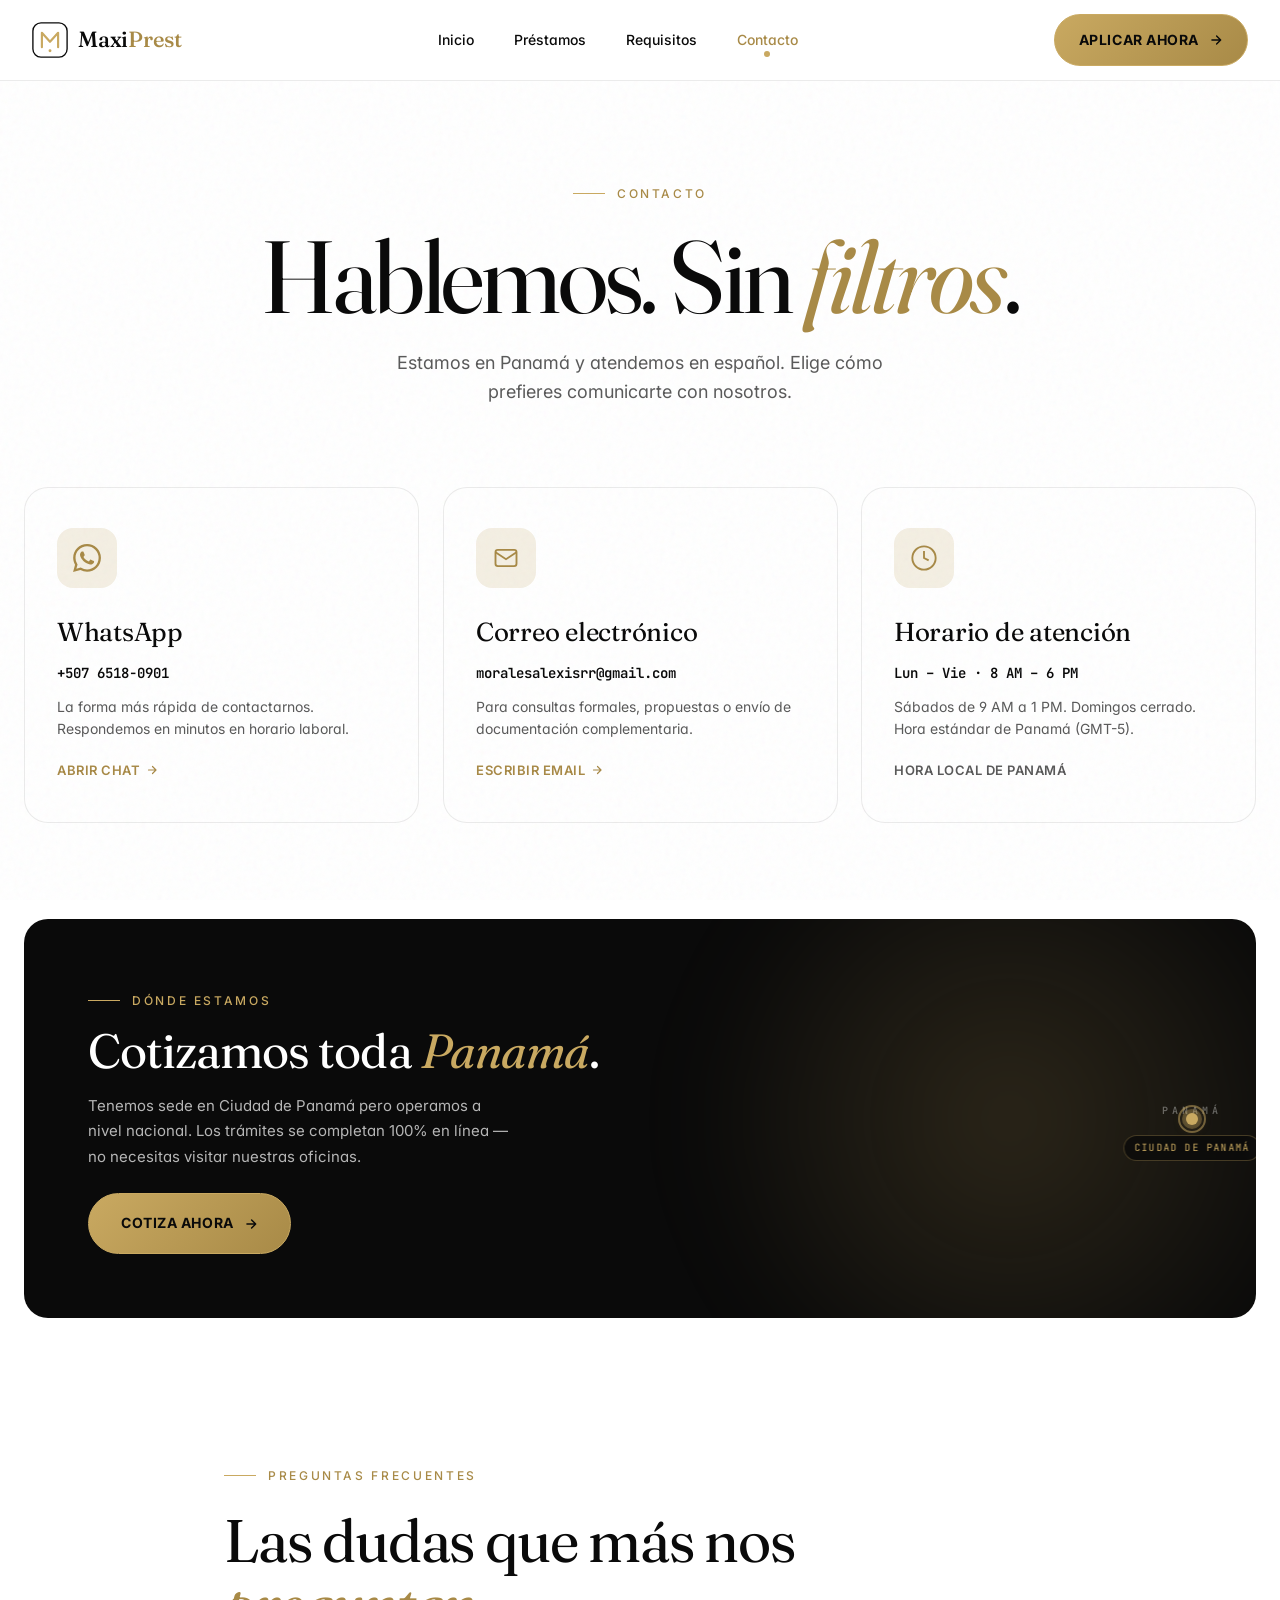
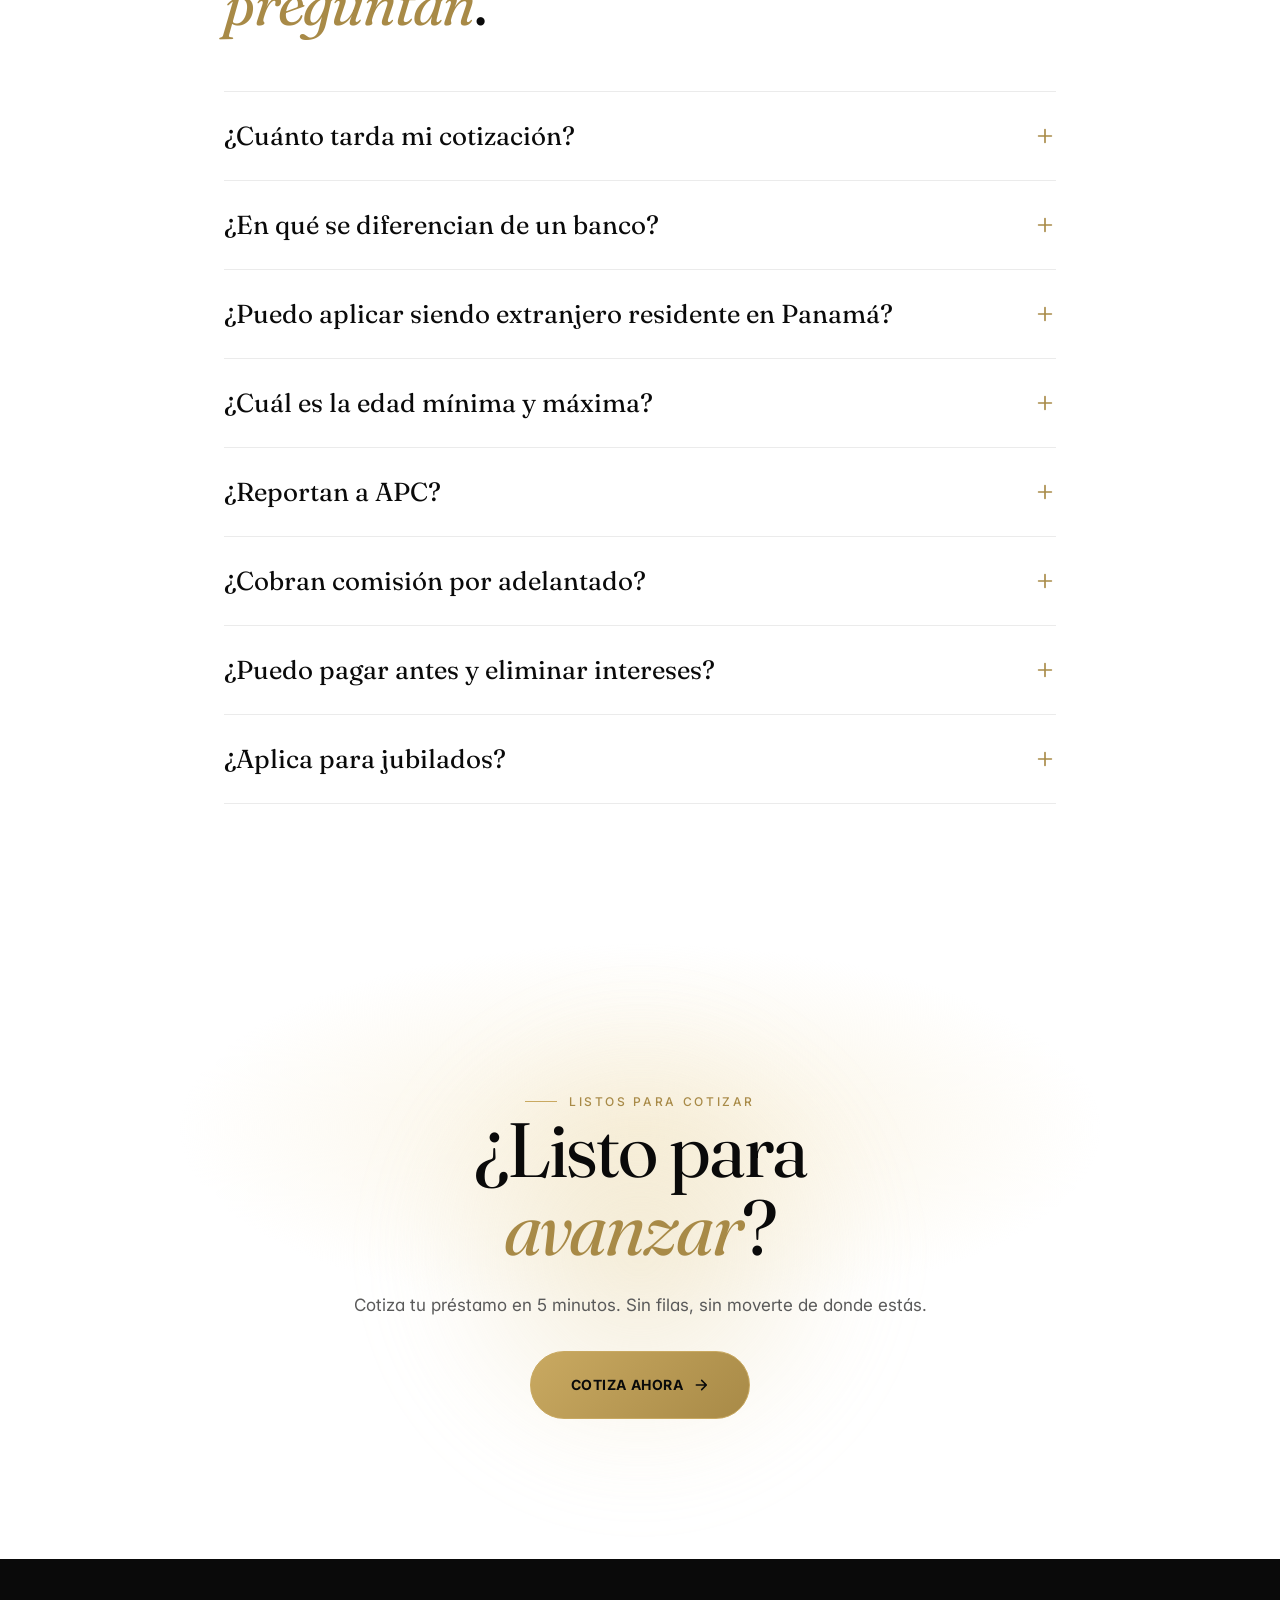
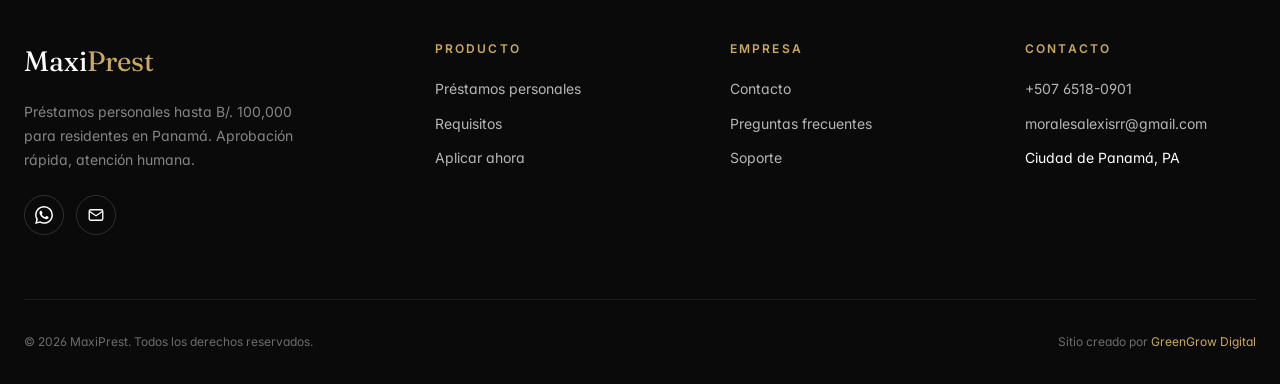
<file: contacto.html>
<!doctype html>
<html lang="es">
<head>
  <meta charset="utf-8" />
  <meta name="viewport" content="width=device-width, initial-scale=1, viewport-fit=cover" />
  <title>Contacto | MaxiPrest Panamá</title>
  <meta name="description" content="Habla con MaxiPrest. WhatsApp, email y preguntas frecuentes sobre tu cotización de préstamo personal en Panamá." />
  <link rel="icon" href="/public/logo-mark.svg" type="image/svg+xml" />
  <link rel="preconnect" href="https://fonts.googleapis.com" />
  <link rel="preconnect" href="https://fonts.gstatic.com" crossorigin />
  <link href="https://fonts.googleapis.com/css2?family=Fraunces:opsz,wght@9..144,300..900&family=Inter:wght@300;400;500;600;700&family=JetBrains+Mono:wght@400;600&display=swap" rel="stylesheet" />
  <link href="/shared/theme.css?v=12" rel="stylesheet" />
  <style>
    .mp-progress { position: fixed; top: 0; left: 0; height: 3px; width: 0%; background: linear-gradient(90deg, var(--mp-gold), var(--mp-gold-deep)); z-index: 99; box-shadow: 0 0 12px rgba(201,169,97,0.5); transition: width 0.1s linear; }
    .mp-noise { position: fixed; inset: 0; pointer-events: none; z-index: 1; opacity: 0.04; background-image: url("data:image/svg+xml,%3Csvg viewBox='0 0 200 200' xmlns='http://www.w3.org/2000/svg'%3E%3Cfilter id='noiseFilter'%3E%3CfeTurbulence type='fractalNoise' baseFrequency='0.85' numOctaves='4' stitchTiles='stitch'/%3E%3C/filter%3E%3Crect width='100%25' height='100%25' filter='url(%23noiseFilter)'/%3E%3C/svg%3E"); mix-blend-mode: multiply; }

    /* Hero */
    .page-hero { padding: calc(var(--mp-nav-h) + 96px) 24px 80px; text-align: center; position: relative; overflow: hidden; }
    .page-hero-mesh { position: absolute; inset: 0; pointer-events: none; opacity: 0.5; background: radial-gradient(circle at 20% 30%, var(--mp-gold-soft) 0%, transparent 36%), radial-gradient(circle at 80% 70%, var(--mp-gold-tint) 0%, transparent 36%); filter: blur(34px); animation: mesh-shift 20s ease-in-out infinite alternate; z-index: 0; }
    @keyframes mesh-shift { 0% { transform: translate(0%, 0%) scale(1); } 100% { transform: translate(2%, -2%) scale(1.08); } }
    .page-hero > * { position: relative; z-index: 2; }
    .page-hero h1 { font-family: var(--mp-font-display); font-weight: 400; font-size: clamp(48px, 8vw, 120px); line-height: 0.96; letter-spacing: -0.03em; margin: 24px auto 24px; max-width: 800px; }
    .page-hero h1 em { color: var(--mp-gold-deep); font-style: italic; }
    .page-hero p { color: var(--mp-ink-mute); font-size: 18px; max-width: 540px; margin: 0 auto; line-height: 1.6; }

    /* Contact cards with tilt */
    .contact-grid { display: grid; grid-template-columns: repeat(3, 1fr); gap: 24px; max-width: 1280px; margin: 0 auto; padding: 0 24px; }
    .contact-card { background: var(--mp-bg); border: 1px solid var(--mp-line); border-radius: var(--mp-radius-lg); padding: 40px 32px; transition: all .4s var(--mp-ease); text-decoration: none; color: inherit; display: block; position: relative; overflow: hidden; transform-style: preserve-3d; will-change: transform; }
    .contact-card::before { content: ''; position: absolute; inset: 0; background: linear-gradient(135deg, var(--mp-gold-tint), transparent 60%); opacity: 0; transition: opacity .4s var(--mp-ease); pointer-events: none; }
    .contact-card:hover { transform: translateY(-6px); box-shadow: var(--mp-shadow-md); border-color: var(--mp-line-gold); }
    .contact-card:hover::before { opacity: 1; }
    .contact-card > * { position: relative; z-index: 1; transform: translateZ(0); }
    .contact-icon { width: 60px; height: 60px; background: var(--mp-bg-tint); border-radius: 16px; display: flex; align-items: center; justify-content: center; color: var(--mp-gold-deep); margin-bottom: 24px; transition: all .4s var(--mp-ease); }
    .contact-card:hover .contact-icon { background: var(--mp-ink); color: var(--mp-gold); transform: rotate(-6deg) scale(1.08); }
    .contact-card h3 { font-family: var(--mp-font-display); font-size: 26px; font-weight: 400; margin: 0 0 8px; letter-spacing: -0.01em; }
    .contact-card .val { font-family: var(--mp-font-mono); font-size: 14px; font-weight: 600; color: var(--mp-ink); margin-bottom: 12px; }
    .contact-card p { color: var(--mp-ink-mute); font-size: 14px; margin: 0 0 16px; line-height: 1.6; }
    .contact-card .cta { display: inline-flex; align-items: center; gap: 6px; font-size: 13px; font-weight: 600; color: var(--mp-gold-deep); letter-spacing: 0.04em; text-transform: uppercase; transition: gap .25s var(--mp-ease); }
    .contact-card:hover .cta { gap: 10px; }
    @media (max-width: 900px) { .contact-grid { grid-template-columns: 1fr; } }

    /* Map decorative — premium */
    .map-block { max-width: 1280px; margin: 96px auto 0; padding: 0 24px; }
    .map-card { background: var(--mp-ink); border-radius: var(--mp-radius-lg); padding: 64px; display: grid; grid-template-columns: 1fr 1fr; gap: 64px; align-items: center; overflow: hidden; position: relative; }
    .map-card::before { content: ''; position: absolute; top: -50%; right: -10%; width: 60%; height: 200%; background: radial-gradient(circle, rgba(201,169,97,0.18), transparent 60%); filter: blur(40px); pointer-events: none; }
    .map-card > * { position: relative; z-index: 1; }
    .map-card-info h2 { font-family: var(--mp-font-display); color: var(--mp-bg); font-size: clamp(32px, 4vw, 48px); font-weight: 400; line-height: 1.05; margin: 16px 0 16px; letter-spacing: -0.02em; }
    .map-card-info h2 em { color: var(--mp-gold); font-style: italic; }
    .map-card-info p { color: rgba(255,255,255,0.7); margin: 0 0 24px; font-size: 15px; line-height: 1.7; max-width: 420px; }
    .map-card-info .mp-eyebrow { color: var(--mp-gold); }
    .map-card-info .mp-eyebrow::before { background: var(--mp-gold); }
    .map-visual { aspect-ratio: 3/2; max-width: 480px; margin-left: auto; position: relative; display: flex; align-items: center; justify-content: center; }
    .map-visual .map-guide { position: absolute; inset: 0; width: 100%; height: 100%; display: block; pointer-events: none; }
    .map-shape { position: absolute; inset: 0; width: 100%; height: 100%; object-fit: contain; display: block; filter: drop-shadow(0 0 12px rgba(201,169,97,0.15)); }
    .map-pin { position: absolute; top: 53%; left: 60%; width: 12px; height: 12px; border-radius: 50%; background: var(--mp-gold); box-shadow: 0 0 0 4px rgba(201,169,97,0.3), 0 0 12px rgba(201,169,97,0.6); transform: translate(-50%, -50%); z-index: 3; }
    .map-pin::after { content: ''; position: absolute; inset: -8px; border-radius: 50%; border: 2px solid var(--mp-gold); opacity: .5; animation: mp-pulse 2.4s var(--mp-ease) infinite; }
    @keyframes mp-pulse { 0% { transform: scale(.9); opacity: .6; } 70% { transform: scale(2.4); opacity: 0; } 100% { opacity: 0; } }
    .map-pin-label {
      position: absolute;
      top: calc(53% + 16px);
      left: 60%;
      transform: translateX(-50%);
      font-family: var(--mp-font-mono);
      font-size: 10px;
      letter-spacing: 0.12em;
      text-transform: uppercase;
      color: var(--mp-gold);
      background: rgba(10,10,10,0.75);
      padding: 4px 10px;
      border-radius: 999px;
      border: 1px solid rgba(201,169,97,0.3);
      white-space: nowrap;
      z-index: 4;
      backdrop-filter: blur(6px);
    }
    .map-country-label {
      position: absolute;
      bottom: 6%;
      left: 50%;
      transform: translateX(-50%);
      font-family: var(--mp-font-mono);
      font-size: 10px;
      font-weight: 600;
      letter-spacing: 0.4em;
      color: rgba(255,255,255,0.35);
      z-index: 2;
    }
    @media (max-width: 900px) {
      .map-card { grid-template-columns: 1fr; padding: 48px 32px; gap: 32px; }
      .map-visual { max-width: 280px; margin: 0 auto; }
    }

    /* FAQ */
    .faq-section { max-width: 880px; margin: 0 auto; padding: clamp(80px, 12vw, 140px) 24px; }
    .faq-section h2 { font-family: var(--mp-font-display); font-size: clamp(36px, 5vw, 60px); font-weight: 400; letter-spacing: -0.02em; margin: 24px 0 56px; line-height: 1.05; }
    .faq-section h2 em { color: var(--mp-gold-deep); font-style: italic; }
    .faq-item { border-top: 1px solid var(--mp-line); }
    .faq-item:last-child { border-bottom: 1px solid var(--mp-line); }
    .faq-q { width: 100%; background: none; border: 0; padding: 28px 0; display: flex; align-items: center; justify-content: space-between; gap: 24px; cursor: pointer; font-family: var(--mp-font-display); font-size: clamp(20px, 2.4vw, 26px); font-weight: 400; text-align: left; color: var(--mp-ink); transition: color .25s var(--mp-ease); }
    .faq-q:hover { color: var(--mp-gold-deep); }
    .faq-q svg { flex-shrink: 0; transition: transform .35s var(--mp-ease); color: var(--mp-gold-deep); }
    .faq-item.is-open .faq-q svg { transform: rotate(45deg); }
    .faq-a { max-height: 0; overflow: hidden; transition: max-height .45s var(--mp-ease); color: var(--mp-ink-mute); font-size: 15px; line-height: 1.75; }
    .faq-a > div { padding: 0 0 28px; max-width: 720px; }

    /* Final CTA */
    .final-cta { padding: clamp(80px, 12vw, 140px) 24px; text-align: center; background: radial-gradient(ellipse 60% 50% at 50% 30%, var(--mp-gold-tint) 0%, transparent 60%), var(--mp-bg); position: relative; overflow: hidden; }
    .final-orb { position: absolute; width: 480px; height: 480px; border-radius: 50%; left: 50%; top: 50%; transform: translate(-50%, -50%); background: radial-gradient(circle, var(--mp-gold-soft) 0%, transparent 70%); filter: blur(40px); opacity: .55; animation: orb-float 14s ease-in-out infinite; pointer-events: none; }
    @keyframes orb-float { 0%, 100% { transform: translate(-50%, -50%) scale(1); } 50% { transform: translate(-50%, -50%) scale(1.15); } }
    .final-cta h2 { font-family: var(--mp-font-display); font-size: clamp(40px, 6vw, 84px); line-height: 1.02; font-weight: 400; margin: 0 0 24px; letter-spacing: -0.025em; position: relative; z-index: 1; }
    .final-cta h2 em { color: var(--mp-gold-deep); font-style: italic; }
    .final-cta p { color: var(--mp-ink-mute); font-size: 17px; max-width: 600px; margin: 0 auto 32px; position: relative; z-index: 1; }

    /* Premium buttons */
    .mp-magnetic { transition: transform .15s var(--mp-ease) !important; }
    .mp-btn-shine { position: relative; isolation: isolate; }
    .mp-btn-shine::after { content: ''; position: absolute; inset: -2px; border-radius: var(--mp-radius-pill); background: conic-gradient(from var(--shine-angle, 0deg), transparent 0deg, var(--mp-gold) 60deg, transparent 120deg); z-index: -1; opacity: 0; transition: opacity .3s var(--mp-ease); animation: shine-rotate 4s linear infinite; }
    .mp-btn-shine:hover::after { opacity: 1; }
    @property --shine-angle { syntax: '<angle>'; inherits: false; initial-value: 0deg; }
    @keyframes shine-rotate { to { --shine-angle: 360deg; } }

    /* Cursor */
    .mp-cursor { position: fixed; width: 8px; height: 8px; border-radius: 50%; background: var(--mp-gold); pointer-events: none; z-index: 1000; transform: translate(-50%, -50%); transition: width .2s, height .2s, opacity .25s; opacity: 0; mix-blend-mode: difference; will-change: transform; }
    .mp-cursor.is-visible { opacity: 1; }
    .mp-cursor.is-hover { width: 44px; height: 44px; background: var(--mp-gold-soft); }
    @media (hover: none), (max-width: 900px) { .mp-cursor { display: none; } }
  </style>
</head>
<body>

  <div class="mp-progress" id="mpProgress"></div>
  <div class="mp-noise" aria-hidden="true"></div>
  <div id="mp-nav"></div>

  <section class="page-hero">
    <div class="page-hero-mesh" aria-hidden="true"></div>
    <div class="mp-hero-grid-bg"></div>
    <span class="mp-eyebrow" data-mp-reveal>Contacto</span>
    <h1 data-mp-reveal data-mp-reveal-delay="100">
      Hablemos. Sin <em>filtros</em>.
    </h1>
    <p data-mp-reveal data-mp-reveal-delay="200">
      Estamos en Panamá y atendemos en español. Elige cómo prefieres comunicarte con nosotros.
    </p>
  </section>

  <div class="contact-grid">
    <a class="contact-card mp-tilt" href="https://wa.me/50765180901" target="_blank" rel="noopener" data-mp-reveal>
      <div class="contact-icon">
        <svg width="28" height="28" viewBox="0 0 24 24" fill="currentColor"><path d="M17.472 14.382c-.297-.149-1.758-.867-2.03-.967-.273-.099-.471-.148-.67.15-.197.297-.767.966-.94 1.164-.173.199-.347.223-.644.075-.297-.15-1.255-.463-2.39-1.475-.883-.788-1.48-1.761-1.653-2.059-.173-.297-.018-.458.13-.606.134-.133.298-.347.446-.52.149-.174.198-.298.298-.497.099-.198.05-.371-.025-.52-.075-.149-.669-1.612-.916-2.207-.242-.579-.487-.5-.669-.51-.173-.008-.371-.01-.57-.01-.198 0-.52.074-.792.372-.272.297-1.04 1.016-1.04 2.479 0 1.462 1.065 2.875 1.213 3.074.149.198 2.096 3.2 5.077 4.487.709.306 1.262.489 1.694.625.712.227 1.36.195 1.871.118.571-.085 1.758-.719 2.006-1.413.248-.694.248-1.289.173-1.413-.074-.124-.272-.198-.57-.347m-5.421 7.403h-.004a9.87 9.87 0 01-5.031-1.378l-.361-.214-3.741.982.998-3.648-.235-.374a9.86 9.86 0 01-1.51-5.26c.001-5.45 4.436-9.884 9.888-9.884 2.64 0 5.122 1.03 6.988 2.898a9.825 9.825 0 012.893 6.994c-.003 5.45-4.437 9.884-9.885 9.884m8.413-18.297A11.815 11.815 0 0012.05 0C5.495 0 .16 5.335.157 11.892c0 2.096.547 4.142 1.588 5.945L.057 24l6.305-1.654a11.882 11.882 0 005.683 1.448h.005c6.554 0 11.89-5.335 11.893-11.893a11.821 11.821 0 00-3.48-8.413Z"/></svg>
      </div>
      <h3>WhatsApp</h3>
      <div class="val">+507 6518-0901</div>
      <p>La forma más rápida de contactarnos. Respondemos en minutos en horario laboral.</p>
      <span class="cta">Abrir chat
        <svg width="12" height="12" viewBox="0 0 24 24" fill="none" stroke="currentColor" stroke-width="2.4" stroke-linecap="round" stroke-linejoin="round"><path d="M5 12h14M13 5l7 7-7 7"/></svg>
      </span>
    </a>

    <a class="contact-card mp-tilt" href="mailto:moralesalexisrr@gmail.com" data-mp-reveal data-mp-reveal-delay="100">
      <div class="contact-icon">
        <svg width="28" height="28" viewBox="0 0 24 24" fill="none" stroke="currentColor" stroke-width="1.6"><rect x="3" y="5" width="18" height="14" rx="2"/><path d="M3 7l9 6 9-6"/></svg>
      </div>
      <h3>Correo electrónico</h3>
      <div class="val">moralesalexisrr@gmail.com</div>
      <p>Para consultas formales, propuestas o envío de documentación complementaria.</p>
      <span class="cta">Escribir email
        <svg width="12" height="12" viewBox="0 0 24 24" fill="none" stroke="currentColor" stroke-width="2.4" stroke-linecap="round" stroke-linejoin="round"><path d="M5 12h14M13 5l7 7-7 7"/></svg>
      </span>
    </a>

    <div class="contact-card mp-tilt" data-mp-reveal data-mp-reveal-delay="200">
      <div class="contact-icon">
        <svg width="28" height="28" viewBox="0 0 24 24" fill="none" stroke="currentColor" stroke-width="1.6"><circle cx="12" cy="12" r="10"/><path d="M12 6v6l4 2"/></svg>
      </div>
      <h3>Horario de atención</h3>
      <div class="val">Lun – Vie · 8 AM – 6 PM</div>
      <p>Sábados de 9 AM a 1 PM. Domingos cerrado. Hora estándar de Panamá (GMT-5).</p>
      <span class="cta" style="color: var(--mp-ink-mute);">Hora local de Panamá</span>
    </div>
  </div>

  <div class="map-block">
    <div class="map-card" data-mp-reveal>
      <div class="map-card-info">
        <span class="mp-eyebrow">Dónde estamos</span>
        <h2>Cotizamos toda <em>Panamá</em>.</h2>
        <p>Tenemos sede en Ciudad de Panamá pero operamos a nivel nacional. Los trámites se completan 100% en línea — no necesitas visitar nuestras oficinas.</p>
        <a class="mp-btn mp-btn-gold-solid mp-magnetic mp-btn-shine" href="/aplica">Cotiza ahora
          <svg width="14" height="14" viewBox="0 0 24 24" fill="none" stroke="currentColor" stroke-width="2.4" stroke-linecap="round" stroke-linejoin="round"><path d="M5 12h14M13 5l7 7-7 7"/></svg>
        </a>
      </div>
      <div class="map-visual">
        <svg class="map-guide" viewBox="0 0 400 240" fill="none">
          <circle cx="240" cy="140" r="110" stroke="rgba(255,255,255,0.05)" stroke-dasharray="2 5"/>
          <circle cx="240" cy="140" r="78" stroke="rgba(255,255,255,0.05)" stroke-dasharray="2 5"/>
          <circle cx="240" cy="140" r="46" stroke="rgba(255,255,255,0.06)" stroke-dasharray="2 5"/>
        </svg>
        <img class="map-shape" src="/public/panama.png?v=2" alt="Silueta de Panamá" />
        <div class="map-pin"></div>
        <span class="map-pin-label">Ciudad de Panamá</span>
        <span class="map-country-label">PANAMÁ</span>
      </div>
    </div>
  </div>

  <section class="faq-section" id="faq">
    <span class="mp-eyebrow" data-mp-reveal>Preguntas frecuentes</span>
    <h2 data-mp-reveal data-mp-reveal-delay="100">Las dudas que más nos <em>preguntan</em>.</h2>

    <div class="faq-list">
      <div class="faq-item" data-mp-reveal>
        <button class="faq-q" type="button">
          <span>¿Cuánto tarda mi cotización?</span>
          <svg width="22" height="22" viewBox="0 0 24 24" fill="none" stroke="currentColor" stroke-width="1.8" stroke-linecap="round"><path d="M12 5v14M5 12h14"/></svg>
        </button>
        <div class="faq-a"><div>Te cotizamos en menos de 24 horas hábiles. En la mayoría de los casos te contactamos el mismo día en que recibimos tu solicitud completa.</div></div>
      </div>

      <div class="faq-item" data-mp-reveal>
        <button class="faq-q" type="button">
          <span>¿En qué se diferencian de un banco?</span>
          <svg width="22" height="22" viewBox="0 0 24 24" fill="none" stroke="currentColor" stroke-width="1.8" stroke-linecap="round"><path d="M12 5v14M5 12h14"/></svg>
        </button>
        <div class="faq-a"><div>Nosotros nos especializamos en agilizar y facilitar tu préstamo personal. Hacemos todo el trámite por ti desde tu celular: sin filas, sin formularios físicos, sin reuniones. Lo que un banco hace en 7 días, nosotros lo hacemos en menos de 24 horas.</div></div>
      </div>

      <div class="faq-item" data-mp-reveal>
        <button class="faq-q" type="button">
          <span>¿Puedo aplicar siendo extranjero residente en Panamá?</span>
          <svg width="22" height="22" viewBox="0 0 24 24" fill="none" stroke="currentColor" stroke-width="1.8" stroke-linecap="round"><path d="M12 5v14M5 12h14"/></svg>
        </button>
        <div class="faq-a"><div>Sí. Aceptamos extranjeros con residencia legal vigente en Panamá. Necesitarás presentar tu carné de residente y los demás requisitos estándar.</div></div>
      </div>

      <div class="faq-item" data-mp-reveal>
        <button class="faq-q" type="button">
          <span>¿Cuál es la edad mínima y máxima?</span>
          <svg width="22" height="22" viewBox="0 0 24 24" fill="none" stroke="currentColor" stroke-width="1.8" stroke-linecap="round"><path d="M12 5v14M5 12h14"/></svg>
        </button>
        <div class="faq-a"><div>Edad mínima 20 años. No tenemos edad máxima fija, pero el préstamo debe terminar antes de los 75 años. Los jubilados con pensión comprobable son bienvenidos.</div></div>
      </div>

      <div class="faq-item" data-mp-reveal>
        <button class="faq-q" type="button">
          <span>¿Reportan a APC?</span>
          <svg width="22" height="22" viewBox="0 0 24 24" fill="none" stroke="currentColor" stroke-width="1.8" stroke-linecap="round"><path d="M12 5v14M5 12h14"/></svg>
        </button>
        <div class="faq-a"><div>Sí, como toda empresa formal de crédito en Panamá. Reportar tu buen historial te ayuda a construir crédito a largo plazo.</div></div>
      </div>

      <div class="faq-item" data-mp-reveal>
        <button class="faq-q" type="button">
          <span>¿Cobran comisión por adelantado?</span>
          <svg width="22" height="22" viewBox="0 0 24 24" fill="none" stroke="currentColor" stroke-width="1.8" stroke-linecap="round"><path d="M12 5v14M5 12h14"/></svg>
        </button>
        <div class="faq-a"><div>Nunca. MaxiPrest no cobra ninguna tarifa por cotizar ni gestionar tu solicitud. Si alguien te pide dinero por adelantado en nuestro nombre, repórtalo de inmediato.</div></div>
      </div>

      <div class="faq-item" data-mp-reveal>
        <button class="faq-q" type="button">
          <span>¿Puedo pagar antes y eliminar intereses?</span>
          <svg width="22" height="22" viewBox="0 0 24 24" fill="none" stroke="currentColor" stroke-width="1.8" stroke-linecap="round"><path d="M12 5v14M5 12h14"/></svg>
        </button>
        <div class="faq-a"><div>Sí, puedes hacer pagos anticipados o cancelar el préstamo completo en cualquier momento sin penalizaciones. Los intereses se calculan sobre saldo, así que pagas menos.</div></div>
      </div>

      <div class="faq-item" data-mp-reveal>
        <button class="faq-q" type="button">
          <span>¿Aplica para jubilados?</span>
          <svg width="22" height="22" viewBox="0 0 24 24" fill="none" stroke="currentColor" stroke-width="1.8" stroke-linecap="round"><path d="M12 5v14M5 12h14"/></svg>
        </button>
        <div class="faq-a"><div>Sí. Si recibes pensión de la Caja de Seguro Social o pensión privada comprobable, puedes aplicar. El monto y plazo se ajustan según tu pensión mensual.</div></div>
      </div>
    </div>
  </section>

  <section class="final-cta">
    <div class="final-orb" aria-hidden="true"></div>
    <span class="mp-eyebrow" data-mp-reveal>Listos para cotizar</span>
    <h2 data-mp-reveal data-mp-reveal-delay="100">
      ¿Listo para<br/><em>avanzar</em>?
    </h2>
    <p data-mp-reveal data-mp-reveal-delay="200">Cotiza tu préstamo en 5 minutos. Sin filas, sin moverte de donde estás.</p>
    <div data-mp-reveal data-mp-reveal-delay="300">
      <a class="mp-btn mp-btn-gold-solid mp-magnetic mp-btn-shine" href="/aplica" style="padding: 22px 40px;">
        Cotiza ahora
        <svg width="16" height="16" viewBox="0 0 24 24" fill="none" stroke="currentColor" stroke-width="2.4" stroke-linecap="round" stroke-linejoin="round"><path d="M5 12h14M13 5l7 7-7 7"/></svg>
      </a>
    </div>
  </section>

  <div id="mp-footer"></div>
  <script src="/shared/nav-footer.js?v=12"></script>
  <script>
    // Scroll progress
    (function() {
      const bar = document.getElementById('mpProgress');
      function update() { const h = document.documentElement.scrollHeight - window.innerHeight; bar.style.width = h > 0 ? (window.scrollY / h) * 100 + '%' : '0%'; }
      window.addEventListener('scroll', update, { passive: true });
      update();
    })();
    // Magnetic
    (function() {
      document.querySelectorAll('.mp-magnetic').forEach(btn => {
        btn.addEventListener('mousemove', (e) => {
          const r = btn.getBoundingClientRect();
          btn.style.transform = `translate(${(e.clientX - r.left - r.width/2)*0.2}px, ${(e.clientY - r.top - r.height/2)*0.3}px)`;
        });
        btn.addEventListener('mouseleave', () => { btn.style.transform = ''; });
      });
    })();
    // 3D tilt on contact cards
    (function() {
      document.querySelectorAll('.mp-tilt').forEach(card => {
        card.addEventListener('mousemove', (e) => {
          const r = card.getBoundingClientRect();
          const rotY = ((e.clientX - r.left) / r.width - 0.5) * 8;
          const rotX = ((e.clientY - r.top) / r.height - 0.5) * -8;
          card.style.transform = `perspective(900px) rotateX(${rotX}deg) rotateY(${rotY}deg) translateY(-6px)`;
        });
        card.addEventListener('mouseleave', () => { card.style.transform = ''; });
      });
    })();
    // Cursor
    (function() {
      if (window.matchMedia('(hover: none), (max-width: 900px)').matches) return;
      const dot = document.createElement('div'); dot.className = 'mp-cursor'; document.body.appendChild(dot);
      let tx=0, ty=0, cx=0, cy=0;
      window.addEventListener('mousemove', e => { tx=e.clientX; ty=e.clientY; dot.classList.add('is-visible'); });
      window.addEventListener('mouseleave', () => dot.classList.remove('is-visible'));
      (function tick() { cx += (tx-cx)*0.2; cy += (ty-cy)*0.2; dot.style.transform = `translate(${cx}px, ${cy}px) translate(-50%, -50%)`; requestAnimationFrame(tick); })();
      document.querySelectorAll('a, button, .contact-card, .faq-q').forEach(el => {
        el.addEventListener('mouseenter', () => dot.classList.add('is-hover'));
        el.addEventListener('mouseleave', () => dot.classList.remove('is-hover'));
      });
    })();
    // FAQ
    (function() {
      document.querySelectorAll('.faq-item').forEach(item => {
        const btn = item.querySelector('.faq-q');
        const ans = item.querySelector('.faq-a');
        btn.addEventListener('click', () => {
          const open = item.classList.toggle('is-open');
          if (open) ans.style.maxHeight = ans.scrollHeight + 'px';
          else ans.style.maxHeight = '';
        });
      });
    })();
  </script>
</body>
</html>
</file>
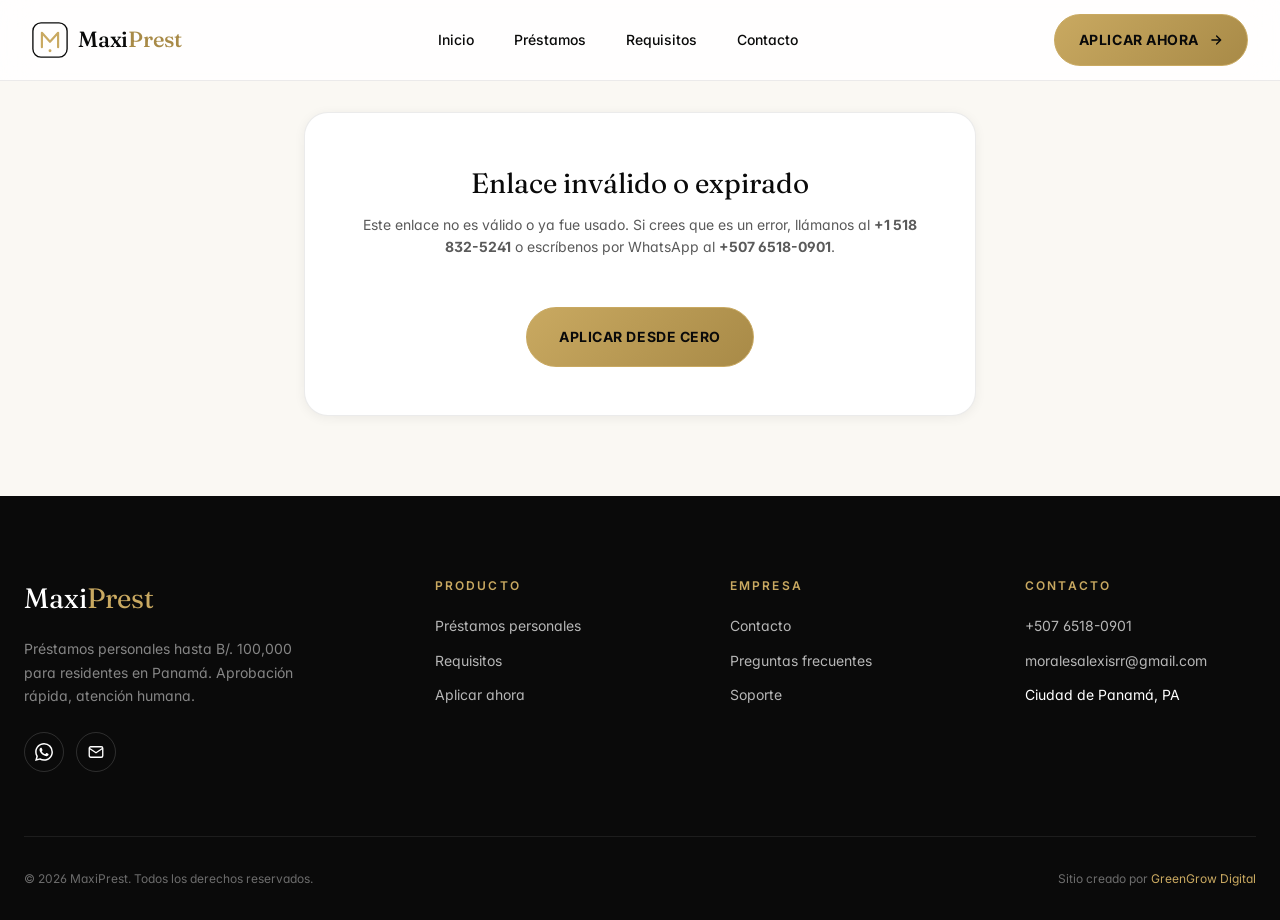
<file: documentos.html>
<!doctype html>
<html lang="es">
<head>
  <meta charset="utf-8" />
  <meta name="viewport" content="width=device-width, initial-scale=1, viewport-fit=cover" />
  <title>Sube tus documentos | MaxiPrest</title>
  <meta name="description" content="Completa tu solicitud de préstamo MaxiPrest subiendo tus documentos. Solo necesitas tu cédula, carta de trabajo y ficha talonaria." />
  <link rel="icon" href="/public/logo-mark.svg" type="image/svg+xml" />
  <link rel="preconnect" href="https://fonts.googleapis.com" />
  <link rel="preconnect" href="https://fonts.gstatic.com" crossorigin />
  <link href="https://fonts.googleapis.com/css2?family=Fraunces:opsz,wght@9..144,300..900&family=Inter:wght@300;400;500;600;700&family=JetBrains+Mono:wght@400;600&display=swap" rel="stylesheet" />
  <link href="/shared/theme.css?v=9" rel="stylesheet" />
  <style>
    body { background: var(--mp-bg-soft); }
    .page-shell {
      max-width: 720px;
      margin: 0 auto;
      padding: calc(var(--mp-nav-h) + 32px) 24px 80px;
    }
    .doc-hero {
      text-align: center;
      margin-bottom: 48px;
    }
    .doc-hero h1 {
      font-family: var(--mp-font-display);
      font-weight: 400;
      font-size: clamp(34px, 5vw, 56px);
      line-height: 1.05;
      letter-spacing: -0.02em;
      margin: 16px 0 12px;
    }
    .doc-hero h1 em { color: var(--mp-gold-deep); font-style: italic; }
    .doc-hero .who {
      display: inline-flex;
      align-items: center;
      gap: 10px;
      background: var(--mp-bg);
      border: 1px solid var(--mp-line);
      padding: 12px 20px;
      border-radius: var(--mp-radius-pill);
      box-shadow: var(--mp-shadow-sm);
      margin-top: 20px;
      font-size: 14px;
    }
    .doc-hero .who-name { font-weight: 600; color: var(--mp-ink); }
    .doc-hero .who-amt { color: var(--mp-gold-deep); font-family: var(--mp-font-mono); font-weight: 700; }

    .doc-card {
      background: var(--mp-bg);
      border: 1px solid var(--mp-line);
      border-radius: var(--mp-radius-lg);
      padding: clamp(28px, 4vw, 48px);
      box-shadow: var(--mp-shadow-sm);
    }
    .doc-card h2 {
      font-family: var(--mp-font-display);
      font-size: 28px;
      font-weight: 400;
      margin: 0 0 8px;
    }
    .doc-card .lead {
      color: var(--mp-ink-mute);
      font-size: 14px;
      margin: 0 0 32px;
    }

    .doc-status {
      margin-top: 24px;
      padding: 14px 18px;
      border-radius: var(--mp-radius-md);
      background: var(--mp-bg-soft);
      border: 1px solid var(--mp-line);
      font-size: 13px;
      color: var(--mp-ink-mute);
      display: flex;
      align-items: center;
      gap: 10px;
    }
    .doc-status.is-error {
      background: rgba(185,28,28,0.06);
      border-color: rgba(185,28,28,0.18);
      color: var(--mp-error);
    }
    .doc-status.is-success {
      background: rgba(14,143,95,0.06);
      border-color: rgba(14,143,95,0.18);
      color: var(--mp-success);
    }

    .submit-btn-doc {
      width: 100%;
      padding: 22px;
      font-size: 15px;
      letter-spacing: 0.06em;
      margin-top: 32px;
    }

    .doc-success {
      display: none;
      text-align: center;
      padding: 60px 32px;
    }
    .doc-success.is-active { display: block; }
    .doc-success-check {
      width: 96px;
      height: 96px;
      border-radius: 50%;
      background: linear-gradient(135deg, var(--mp-gold), var(--mp-gold-deep));
      display: inline-flex;
      align-items: center;
      justify-content: center;
      margin-bottom: 28px;
      color: var(--mp-ink);
    }
    .doc-success h2 {
      font-family: var(--mp-font-display);
      font-size: clamp(28px, 4vw, 44px);
      font-weight: 400;
      margin: 0 0 12px;
    }
    .doc-success p {
      color: var(--mp-ink-mute);
      max-width: 460px;
      margin: 0 auto 24px;
      line-height: 1.7;
    }

    .doc-loading {
      text-align: center;
      padding: 80px 32px;
      color: var(--mp-ink-mute);
    }
    .doc-loading .mp-spinner { margin: 0 auto 16px; }

    /* Upload action buttons */
    .mp-upload-actions {
      display: flex;
      gap: 8px;
      justify-content: center;
      margin-top: 16px;
      position: relative;
      z-index: 3;
    }
    .mp-upload-cam-btn,
    .mp-upload-file-btn {
      display: inline-flex; align-items: center; gap: 6px;
      padding: 10px 16px;
      border-radius: var(--mp-radius-pill);
      font-family: var(--mp-font-body);
      font-size: 13px; font-weight: 600;
      cursor: pointer;
      transition: all .25s var(--mp-ease);
      border: 1px solid var(--mp-line-strong);
      background: var(--mp-bg); color: var(--mp-ink);
    }
    .mp-upload-cam-btn { background: var(--mp-ink); color: var(--mp-gold); border-color: var(--mp-ink); }
    .mp-upload-cam-btn:hover { transform: translateY(-1px); box-shadow: var(--mp-shadow-sm); }
    .mp-upload-file-btn:hover { border-color: var(--mp-gold); color: var(--mp-gold-deep); }
    .mp-upload input[type=file] {
      position: absolute; opacity: 0; width: 100%; height: 100%; inset: 0; cursor: pointer; z-index: 1;
    }
    .mp-upload-actions button { position: relative; z-index: 4; }

    /* Camera modal (same as aplica.html) */
    .mp-cam { position: fixed; inset: 0; background: rgba(10,10,10,0.95); z-index: 200; display: none; flex-direction: column; align-items: center; justify-content: center; padding: 24px; }
    .mp-cam.is-active { display: flex; }
    .mp-cam-header { position: absolute; top: 24px; left: 24px; right: 24px; display: flex; align-items: center; justify-content: space-between; color: var(--mp-bg); z-index: 5; }
    .mp-cam-title { font-family: var(--mp-font-display); font-size: 22px; font-weight: 400; }
    .mp-cam-title span { display: block; font-family: var(--mp-font-body); font-size: 12px; letter-spacing: 0.12em; text-transform: uppercase; color: var(--mp-gold); margin-bottom: 4px; }
    .mp-cam-close { width: 44px; height: 44px; border-radius: 50%; border: 1px solid rgba(255,255,255,0.2); background: rgba(255,255,255,0.06); color: var(--mp-bg); cursor: pointer; display: inline-flex; align-items: center; justify-content: center; transition: all .2s var(--mp-ease); }
    .mp-cam-close:hover { background: rgba(255,255,255,0.15); }
    .mp-cam-stage { position: relative; width: 100%; max-width: 720px; aspect-ratio: 4/3; border-radius: var(--mp-radius-lg); overflow: hidden; background: #000; }
    .mp-cam-video { width: 100%; height: 100%; object-fit: cover; display: block; }
    .mp-cam-canvas { display: none; }
    .mp-cam-frame { position: absolute; inset: 0; pointer-events: none; display: flex; align-items: center; justify-content: center; }
    .mp-cam-frame-box { position: relative; border-radius: 12px; }
    .mp-cam[data-aspect="id"] .mp-cam-frame-box { width: 82%; aspect-ratio: 1.586/1; }
    .mp-cam[data-aspect="document"] .mp-cam-frame-box { width: 78%; aspect-ratio: 0.78/1; max-height: 88%; }
    .mp-cam-frame-box::before { content: ''; position: absolute; inset: 0; box-shadow: 0 0 0 9999px rgba(10,10,10,0.55); border-radius: inherit; pointer-events: none; }
    .mp-cam-corner { position: absolute; width: 32px; height: 32px; border: 3px solid var(--mp-gold); }
    .mp-cam-corner.tl { top: -3px; left: -3px; border-right: 0; border-bottom: 0; border-top-left-radius: 12px; }
    .mp-cam-corner.tr { top: -3px; right: -3px; border-left: 0; border-bottom: 0; border-top-right-radius: 12px; }
    .mp-cam-corner.bl { bottom: -3px; left: -3px; border-right: 0; border-top: 0; border-bottom-left-radius: 12px; }
    .mp-cam-corner.br { bottom: -3px; right: -3px; border-left: 0; border-top: 0; border-bottom-right-radius: 12px; }
    .mp-cam-hint { position: absolute; bottom: 18px; left: 50%; transform: translateX(-50%); background: rgba(10,10,10,0.7); color: var(--mp-bg); padding: 8px 16px; border-radius: var(--mp-radius-pill); font-size: 13px; backdrop-filter: blur(6px); max-width: 90%; text-align: center; }
    .mp-cam-controls { margin-top: 32px; display: flex; gap: 16px; align-items: center; }
    .mp-cam-shutter { width: 76px; height: 76px; border-radius: 50%; background: var(--mp-bg); border: 4px solid var(--mp-gold); cursor: pointer; transition: transform .15s var(--mp-ease); display: inline-flex; align-items: center; justify-content: center; }
    .mp-cam-shutter::after { content: ''; width: 56px; height: 56px; border-radius: 50%; background: var(--mp-gold); }
    .mp-cam-shutter:active { transform: scale(0.94); }
    .mp-cam-shutter[disabled] { opacity: .4; cursor: wait; }
    .mp-cam-secondary { width: 52px; height: 52px; border-radius: 50%; background: rgba(255,255,255,0.08); border: 1px solid rgba(255,255,255,0.15); color: var(--mp-bg); cursor: pointer; display: inline-flex; align-items: center; justify-content: center; transition: all .2s var(--mp-ease); }
    .mp-cam-secondary:hover { background: rgba(255,255,255,0.18); }
    .mp-cam-error { color: var(--mp-bg); background: var(--mp-error); padding: 12px 18px; border-radius: var(--mp-radius-md); max-width: 480px; text-align: center; font-size: 14px; margin-top: 16px; display: none; }
    .mp-cam.has-error .mp-cam-error { display: block; }
    .mp-cam-review { display: none; width: 100%; max-width: 720px; aspect-ratio: 4/3; border-radius: var(--mp-radius-lg); overflow: hidden; }
    .mp-cam-review img { width: 100%; height: 100%; object-fit: contain; background: #000; }
    .mp-cam.is-review .mp-cam-stage { display: none; }
    .mp-cam.is-review .mp-cam-review { display: block; }
    .mp-cam.is-review .mp-cam-shutter { display: none; }
    .mp-cam-confirm, .mp-cam-retake { display: none; padding: 14px 28px; border-radius: var(--mp-radius-pill); font-weight: 700; font-size: 14px; letter-spacing: 0.05em; text-transform: uppercase; cursor: pointer; border: 1px solid transparent; transition: all .2s var(--mp-ease); }
    .mp-cam-confirm { background: linear-gradient(135deg, var(--mp-gold), var(--mp-gold-deep)); color: var(--mp-ink); border-color: var(--mp-gold); }
    .mp-cam-retake { background: transparent; color: var(--mp-bg); border-color: rgba(255,255,255,0.3); }
    .mp-cam.is-review .mp-cam-confirm, .mp-cam.is-review .mp-cam-retake { display: inline-flex; align-items: center; gap: 8px; }
    .mp-cam-confirm:hover { transform: translateY(-1px); box-shadow: var(--mp-glow-gold); }
    .mp-cam-retake:hover { background: rgba(255,255,255,0.08); }
    @media (max-width: 540px) {
      .mp-cam-title { font-size: 18px; }
      .mp-cam-shutter { width: 64px; height: 64px; }
      .mp-cam-shutter::after { width: 46px; height: 46px; }
    }
  </style>
</head>
<body>

  <div id="mp-nav"></div>

  <div class="page-shell">

    <!-- Loading state mientras se carga la info del token -->
    <div class="doc-loading" id="docLoading">
      <div class="mp-spinner"></div>
      <p>Cargando tu solicitud…</p>
    </div>

    <!-- Estado de error si token inválido -->
    <div class="doc-card" id="docError" style="display:none; text-align:center;">
      <h2>Enlace inválido o expirado</h2>
      <p class="lead">Este enlace no es válido o ya fue usado. Si crees que es un error, llámanos al <strong>+1 518 832-5241</strong> o escríbenos por WhatsApp al <strong>+507 6518-0901</strong>.</p>
      <a class="mp-btn mp-btn-gold-solid" href="/aplica" style="margin-top: 16px;">Aplicar desde cero</a>
    </div>

    <!-- Estado normal: subir docs -->
    <div id="docMain" style="display:none;">
      <div class="doc-hero">
        <span class="mp-eyebrow">Paso final</span>
        <h1>Adjunta tus <em>documentos</em>.</h1>
        <p style="color: var(--mp-ink-mute); max-width: 460px; margin: 0 auto;">Para terminar tu solicitud de préstamo solo necesitamos 3 documentos. Puedes tomarles foto desde aquí mismo.</p>
        <div class="who">
          <svg width="18" height="18" viewBox="0 0 24 24" fill="none" stroke="currentColor" stroke-width="1.8" stroke-linecap="round" stroke-linejoin="round" style="color: var(--mp-gold-deep);"><path d="M20 21v-2a4 4 0 0 0-4-4H8a4 4 0 0 0-4 4v2"/><circle cx="12" cy="7" r="4"/></svg>
          <span>Hola <span class="who-name" id="docClientName">cliente</span>, monto solicitado: <span class="who-amt" id="docAmount">—</span></span>
        </div>
      </div>

      <form class="doc-card" id="docForm" novalidate>

        <h2>Tus documentos</h2>
        <p class="lead">JPG, PNG, WEBP o PDF. Máximo 5MB por archivo.</p>

        <div class="mp-field">
          <label class="mp-label mp-label-req">Cédula (foto frente)</label>
          <div class="mp-upload" data-required="true" data-doc-label="Cédula" data-doc-hint="Coloca tu cédula dentro del recuadro y mantén el celular firme.">
            <input type="file" name="docCedula" accept="image/jpeg,image/png,image/webp,application/pdf" capture="environment" />
            <div class="mp-upload-default">
              <svg class="mp-upload-icon" width="32" height="32" viewBox="0 0 24 24" fill="none" stroke="currentColor" stroke-width="1.6"><path d="M12 3v12m0 0l-4-4m4 4l4-4M5 21h14"/></svg>
              <div class="mp-upload-text">Adjunta tu cédula</div>
              <div class="mp-upload-hint">JPG, PNG, PDF · Máx 5MB</div>
              <div class="mp-upload-actions">
                <button type="button" class="mp-upload-cam-btn" data-doc-target="docCedula" data-doc-aspect="id">
                  <svg width="16" height="16" viewBox="0 0 24 24" fill="none" stroke="currentColor" stroke-width="1.8" stroke-linecap="round" stroke-linejoin="round"><path d="M14.5 4h-5L7 7H4a2 2 0 0 0-2 2v9a2 2 0 0 0 2 2h16a2 2 0 0 0 2-2V9a2 2 0 0 0-2-2h-3l-2.5-3z"/><circle cx="12" cy="13" r="3.5"/></svg>
                  Tomar foto
                </button>
                <button type="button" class="mp-upload-file-btn">
                  <svg width="16" height="16" viewBox="0 0 24 24" fill="none" stroke="currentColor" stroke-width="1.8" stroke-linecap="round" stroke-linejoin="round"><path d="M12 3v12m0 0l-4-4m4 4l4-4M5 21h14"/></svg>
                  Subir archivo
                </button>
              </div>
            </div>
            <div class="mp-upload-preview">
              <div class="mp-upload-thumb"></div>
              <div class="mp-upload-info">
                <div class="mp-upload-name"></div>
                <div class="mp-upload-size"></div>
              </div>
              <button type="button" class="mp-upload-remove" aria-label="Eliminar">
                <svg width="14" height="14" viewBox="0 0 24 24" fill="none" stroke="currentColor" stroke-width="2" stroke-linecap="round"><path d="M6 6l12 12M18 6l-12 12"/></svg>
              </button>
            </div>
          </div>
          <div class="mp-error-msg">Documento obligatorio</div>
        </div>

        <div class="mp-field">
          <label class="mp-label mp-label-req">Carta de trabajo</label>
          <div class="mp-upload" data-required="true" data-doc-label="Carta de trabajo" data-doc-hint="Coloca la hoja completa dentro del recuadro, sin sombras ni reflejos.">
            <input type="file" name="docCartaTrabajo" accept="image/jpeg,image/png,image/webp,application/pdf" capture="environment" />
            <div class="mp-upload-default">
              <svg class="mp-upload-icon" width="32" height="32" viewBox="0 0 24 24" fill="none" stroke="currentColor" stroke-width="1.6"><path d="M12 3v12m0 0l-4-4m4 4l4-4M5 21h14"/></svg>
              <div class="mp-upload-text">Adjunta tu carta de trabajo</div>
              <div class="mp-upload-hint">JPG, PNG, PDF · Máx 5MB</div>
              <div class="mp-upload-actions">
                <button type="button" class="mp-upload-cam-btn" data-doc-target="docCartaTrabajo" data-doc-aspect="document">
                  <svg width="16" height="16" viewBox="0 0 24 24" fill="none" stroke="currentColor" stroke-width="1.8" stroke-linecap="round" stroke-linejoin="round"><path d="M14.5 4h-5L7 7H4a2 2 0 0 0-2 2v9a2 2 0 0 0 2 2h16a2 2 0 0 0 2-2V9a2 2 0 0 0-2-2h-3l-2.5-3z"/><circle cx="12" cy="13" r="3.5"/></svg>
                  Tomar foto
                </button>
                <button type="button" class="mp-upload-file-btn">
                  <svg width="16" height="16" viewBox="0 0 24 24" fill="none" stroke="currentColor" stroke-width="1.8" stroke-linecap="round" stroke-linejoin="round"><path d="M12 3v12m0 0l-4-4m4 4l4-4M5 21h14"/></svg>
                  Subir archivo
                </button>
              </div>
            </div>
            <div class="mp-upload-preview">
              <div class="mp-upload-thumb"></div>
              <div class="mp-upload-info">
                <div class="mp-upload-name"></div>
                <div class="mp-upload-size"></div>
              </div>
              <button type="button" class="mp-upload-remove" aria-label="Eliminar">
                <svg width="14" height="14" viewBox="0 0 24 24" fill="none" stroke="currentColor" stroke-width="2" stroke-linecap="round"><path d="M6 6l12 12M18 6l-12 12"/></svg>
              </button>
            </div>
          </div>
          <div class="mp-error-msg">Documento obligatorio</div>
        </div>

        <div class="mp-field">
          <label class="mp-label mp-label-req">Ficha talonaria</label>
          <div class="mp-upload" data-required="true" data-doc-label="Ficha talonaria" data-doc-hint="Coloca la ficha completa dentro del recuadro, que se vean los montos.">
            <input type="file" name="docFichaTalonaria" accept="image/jpeg,image/png,image/webp,application/pdf" capture="environment" />
            <div class="mp-upload-default">
              <svg class="mp-upload-icon" width="32" height="32" viewBox="0 0 24 24" fill="none" stroke="currentColor" stroke-width="1.6"><path d="M12 3v12m0 0l-4-4m4 4l4-4M5 21h14"/></svg>
              <div class="mp-upload-text">Adjunta tu ficha talonaria</div>
              <div class="mp-upload-hint">JPG, PNG, PDF · Máx 5MB</div>
              <div class="mp-upload-actions">
                <button type="button" class="mp-upload-cam-btn" data-doc-target="docFichaTalonaria" data-doc-aspect="document">
                  <svg width="16" height="16" viewBox="0 0 24 24" fill="none" stroke="currentColor" stroke-width="1.8" stroke-linecap="round" stroke-linejoin="round"><path d="M14.5 4h-5L7 7H4a2 2 0 0 0-2 2v9a2 2 0 0 0 2 2h16a2 2 0 0 0 2-2V9a2 2 0 0 0-2-2h-3l-2.5-3z"/><circle cx="12" cy="13" r="3.5"/></svg>
                  Tomar foto
                </button>
                <button type="button" class="mp-upload-file-btn">
                  <svg width="16" height="16" viewBox="0 0 24 24" fill="none" stroke="currentColor" stroke-width="1.8" stroke-linecap="round" stroke-linejoin="round"><path d="M12 3v12m0 0l-4-4m4 4l4-4M5 21h14"/></svg>
                  Subir archivo
                </button>
              </div>
            </div>
            <div class="mp-upload-preview">
              <div class="mp-upload-thumb"></div>
              <div class="mp-upload-info">
                <div class="mp-upload-name"></div>
                <div class="mp-upload-size"></div>
              </div>
              <button type="button" class="mp-upload-remove" aria-label="Eliminar">
                <svg width="14" height="14" viewBox="0 0 24 24" fill="none" stroke="currentColor" stroke-width="2" stroke-linecap="round"><path d="M6 6l12 12M18 6l-12 12"/></svg>
              </button>
            </div>
          </div>
          <div class="mp-error-msg">Documento obligatorio</div>
        </div>

        <input type="hidden" name="token" id="docToken" />

        <button class="mp-btn mp-btn-gold-solid submit-btn-doc" type="submit">
          Enviar documentos
          <svg width="16" height="16" viewBox="0 0 24 24" fill="none" stroke="currentColor" stroke-width="2.4" stroke-linecap="round" stroke-linejoin="round"><path d="M5 12h14M13 5l7 7-7 7"/></svg>
        </button>

        <div class="doc-status" id="docStatus" style="display:none;"></div>
      </form>
    </div>

    <!-- Éxito tras subir docs -->
    <div class="doc-success" id="docSuccess">
      <div class="doc-success-check">
        <svg width="44" height="44" viewBox="0 0 24 24" fill="none" stroke="currentColor" stroke-width="3" stroke-linecap="round" stroke-linejoin="round"><polyline points="20 6 9 17 4 12"/></svg>
      </div>
      <h2>¡Documentos recibidos!</h2>
      <p>Tu solicitud ya está completa. Nuestro equipo la revisará y te contactará por WhatsApp en menos de 24 horas hábiles para confirmarte la aprobación.</p>
      <p style="font-size: 13px; color: var(--mp-ink-soft);">Si tienes dudas, escríbenos al WhatsApp <strong>+507 6518-0901</strong>.</p>
    </div>
  </div>

  <!-- Camera modal (same structure as aplica.html) -->
  <div class="mp-cam" id="mpCam" data-aspect="id" aria-hidden="true">
    <div class="mp-cam-header">
      <div class="mp-cam-title">
        <span>Cámara</span>
        <strong id="mpCamTitle">Cédula</strong>
      </div>
      <button type="button" class="mp-cam-close" id="mpCamClose" aria-label="Cerrar">
        <svg width="20" height="20" viewBox="0 0 24 24" fill="none" stroke="currentColor" stroke-width="2" stroke-linecap="round"><path d="M6 6l12 12M18 6l-12 12"/></svg>
      </button>
    </div>
    <div class="mp-cam-stage">
      <video class="mp-cam-video" id="mpCamVideo" autoplay playsinline muted></video>
      <div class="mp-cam-frame">
        <div class="mp-cam-frame-box">
          <span class="mp-cam-corner tl"></span><span class="mp-cam-corner tr"></span>
          <span class="mp-cam-corner bl"></span><span class="mp-cam-corner br"></span>
        </div>
      </div>
      <div class="mp-cam-hint" id="mpCamHint">Coloca el documento dentro del recuadro y mantén firme.</div>
    </div>
    <div class="mp-cam-review" id="mpCamReview"><img id="mpCamPreview" alt="Vista previa" /></div>
    <canvas class="mp-cam-canvas" id="mpCamCanvas"></canvas>
    <div class="mp-cam-controls">
      <button type="button" class="mp-cam-secondary" id="mpCamSwitch" aria-label="Cambiar cámara" title="Cambiar cámara">
        <svg width="22" height="22" viewBox="0 0 24 24" fill="none" stroke="currentColor" stroke-width="1.8" stroke-linecap="round" stroke-linejoin="round"><path d="M23 4v6h-6"/><path d="M1 20v-6h6"/><path d="M3.51 9a9 9 0 0 1 14.85-3.36L23 10M1 14l4.64 4.36A9 9 0 0 0 20.49 15"/></svg>
      </button>
      <button type="button" class="mp-cam-shutter" id="mpCamShutter" aria-label="Capturar foto"></button>
      <button type="button" class="mp-cam-retake" id="mpCamRetake">
        <svg width="16" height="16" viewBox="0 0 24 24" fill="none" stroke="currentColor" stroke-width="2" stroke-linecap="round" stroke-linejoin="round"><path d="M1 4v6h6"/><path d="M3.51 15a9 9 0 1 0 2.13-9.36L1 10"/></svg>
        Reintentar
      </button>
      <button type="button" class="mp-cam-confirm" id="mpCamConfirm">
        Usar esta foto
        <svg width="16" height="16" viewBox="0 0 24 24" fill="none" stroke="currentColor" stroke-width="2.4" stroke-linecap="round" stroke-linejoin="round"><polyline points="20 6 9 17 4 12"/></svg>
      </button>
    </div>
    <div class="mp-cam-error" id="mpCamError">No pudimos abrir la cámara. Verifica los permisos del navegador o usa "Subir archivo".</div>
  </div>

  <div id="mp-footer"></div>
  <script src="/shared/nav-footer.js?v=9"></script>
  <script>
    // ===== Read token from URL =====
    const params = new URLSearchParams(window.location.search);
    const token = params.get('token');
    const loadingEl = document.getElementById('docLoading');
    const mainEl = document.getElementById('docMain');
    const errorEl = document.getElementById('docError');
    const successEl = document.getElementById('docSuccess');
    const formEl = document.getElementById('docForm');
    const statusEl = document.getElementById('docStatus');
    const submitBtn = formEl ? formEl.querySelector('button[type=submit]') : null;
    const tokenInput = document.getElementById('docToken');

    const N8N_LOOKUP = 'https://gaelale.app.n8n.cloud/webhook/maxiprest-doc-info';
    const N8N_SUBMIT = 'https://gaelale.app.n8n.cloud/webhook/maxiprest-doc-submit';
    const MAX_FILE_MB = 5;
    const ALLOWED_TYPES = ['image/jpeg', 'image/png', 'image/webp', 'application/pdf'];

    function showError() {
      loadingEl.style.display = 'none';
      errorEl.style.display = 'block';
    }
    function showMain(data) {
      loadingEl.style.display = 'none';
      mainEl.style.display = 'block';
      tokenInput.value = token;
      document.getElementById('docClientName').textContent = (data && data.first_name) || (data && data.nombre_completo) || 'cliente';
      document.getElementById('docAmount').textContent = (data && data.monto_solicitado) ? 'B/. ' + data.monto_solicitado : 'B/. —';
    }

    // ===== Load token info =====
    (async function() {
      if (!token) { showError(); return; }
      try {
        const res = await fetch(`${N8N_LOOKUP}?token=${encodeURIComponent(token)}`);
        if (!res.ok) { showError(); return; }
        const data = await res.json();
        if (!data || data.error || data.ok === false) { showError(); return; }
        showMain(data);
      } catch (err) {
        console.error(err);
        // Si el webhook todavía no está deployado, mostramos el form igual con el token (degradación segura)
        showMain({});
      }
    })();

    // ===== Upload zone behavior (same as aplica.html) =====
    const ICON_DOC = `<svg width="22" height="22" viewBox="0 0 24 24" fill="none" stroke="currentColor" stroke-width="1.7"><path d="M14 2H6a2 2 0 0 0-2 2v16a2 2 0 0 0 2 2h12a2 2 0 0 0 2-2V8z"/><path d="M14 2v6h6"/><path d="M9 13h6M9 17h6"/></svg>`;
    function fmtSize(b) { if (b < 1024) return b + ' B'; if (b < 1024*1024) return (b/1024).toFixed(1) + ' KB'; return (b/(1024*1024)).toFixed(1) + ' MB'; }

    function initUpload(zone) {
      const input = zone.querySelector('input[type=file]');
      const thumb = zone.querySelector('.mp-upload-thumb');
      const nameEl = zone.querySelector('.mp-upload-name');
      const sizeEl = zone.querySelector('.mp-upload-size');
      const removeBtn = zone.querySelector('.mp-upload-remove');
      const errMsg = zone.parentElement.querySelector('.mp-error-msg');

      function showErr(t) { if (errMsg) errMsg.textContent = t; zone.parentElement.classList.add('is-error'); }
      function clearErr() { zone.parentElement.classList.remove('is-error'); }

      function setFile(file) {
        if (!file) return;
        if (!ALLOWED_TYPES.includes(file.type)) { showErr('Formato no permitido. Usa JPG, PNG, WEBP o PDF.'); input.value=''; return; }
        if (file.size > MAX_FILE_MB*1024*1024) { showErr(`El archivo supera ${MAX_FILE_MB}MB.`); input.value=''; return; }
        clearErr();
        nameEl.textContent = file.name; sizeEl.textContent = fmtSize(file.size);
        if (file.type.startsWith('image/')) {
          const reader = new FileReader();
          reader.onload = e => { thumb.innerHTML = `<img src="${e.target.result}" alt="">`; };
          reader.readAsDataURL(file);
        } else { thumb.innerHTML = ICON_DOC; }
        zone.classList.add('has-file');
      }

      input.addEventListener('change', e => { const f = e.target.files && e.target.files[0]; if (f) setFile(f); });
      ['dragenter','dragover'].forEach(ev => zone.addEventListener(ev, e => { e.preventDefault(); e.stopPropagation(); zone.classList.add('is-dragover'); }));
      ['dragleave','drop'].forEach(ev => zone.addEventListener(ev, e => { e.preventDefault(); e.stopPropagation(); zone.classList.remove('is-dragover'); }));
      zone.addEventListener('drop', e => {
        const f = e.dataTransfer.files && e.dataTransfer.files[0];
        if (f) { const dt = new DataTransfer(); dt.items.add(f); input.files = dt.files; setFile(f); }
      });
      if (removeBtn) removeBtn.addEventListener('click', e => {
        e.stopPropagation(); e.preventDefault();
        input.value=''; zone.classList.remove('has-file'); thumb.innerHTML = ICON_DOC;
      });
    }
    document.querySelectorAll('.mp-upload').forEach(initUpload);

    // "Subir archivo" trigger
    document.querySelectorAll('.mp-upload-file-btn').forEach(btn => {
      btn.addEventListener('click', e => {
        e.stopPropagation(); e.preventDefault();
        const input = btn.closest('.mp-upload').querySelector('input[type=file]');
        if (input) input.click();
      });
    });

    // ===== Camera modal (same logic as aplica.html) =====
    (function() {
      const cam = document.getElementById('mpCam'); if (!cam) return;
      const video = document.getElementById('mpCamVideo');
      const canvas = document.getElementById('mpCamCanvas');
      const preview = document.getElementById('mpCamPreview');
      const titleEl = document.getElementById('mpCamTitle');
      const hintEl = document.getElementById('mpCamHint');
      const errorElCam = document.getElementById('mpCamError');
      const shutter = document.getElementById('mpCamShutter');
      const switchBtn = document.getElementById('mpCamSwitch');
      const retakeBtn = document.getElementById('mpCamRetake');
      const confirmBtn = document.getElementById('mpCamConfirm');
      const closeBtn = document.getElementById('mpCamClose');
      let stream = null, currentFacing = 'environment', targetInputName = null, captureBlob = null;

      async function openCam(targetName, label, hint, aspect) {
        targetInputName = targetName; captureBlob = null;
        titleEl.textContent = label || 'Documento';
        hintEl.textContent = hint || 'Coloca el documento dentro del recuadro y mantén firme.';
        cam.setAttribute('data-aspect', aspect || 'document');
        cam.classList.add('is-active'); cam.classList.remove('is-review', 'has-error');
        document.body.style.overflow = 'hidden';
        await startStream();
      }
      async function startStream() {
        try {
          if (stream) stopStream();
          stream = await navigator.mediaDevices.getUserMedia({
            video: { facingMode: { ideal: currentFacing }, width: { ideal: 1920 }, height: { ideal: 1080 } },
            audio: false
          });
          video.srcObject = stream;
        } catch (err) {
          cam.classList.add('has-error');
          errorElCam.textContent = err.name === 'NotAllowedError'
            ? 'Permiso de cámara denegado. Habilítalo en tu navegador o usa "Subir archivo".'
            : 'No pudimos abrir la cámara: ' + (err.message || err.name || 'desconocido');
        }
      }
      function stopStream() { if (stream) { stream.getTracks().forEach(t => t.stop()); stream = null; } }
      function closeCam() { cam.classList.remove('is-active','is-review','has-error'); document.body.style.overflow=''; stopStream(); targetInputName=null; captureBlob=null; }
      function takePhoto() {
        if (!video.videoWidth) return;
        const vw = video.videoWidth, vh = video.videoHeight;
        const stage = video.parentElement;
        const stageRect = stage.getBoundingClientRect();
        const sw = stageRect.width, sh = stageRect.height;
        const frameBox = stage.querySelector('.mp-cam-frame-box');
        const frameRect = frameBox.getBoundingClientRect();
        const videoAspect = vw / vh, stageAspect = sw / sh;
        let displayedW, displayedH, offsetX, offsetY;
        if (videoAspect > stageAspect) {
          displayedH = sh; displayedW = sh * videoAspect;
          offsetX = (sw - displayedW) / 2; offsetY = 0;
        } else {
          displayedW = sw; displayedH = sw / videoAspect;
          offsetX = 0; offsetY = (sh - displayedH) / 2;
        }
        const scaleX = vw / displayedW, scaleY = vh / displayedH;
        const sourceX = Math.max(0, (frameRect.left - stageRect.left - offsetX) * scaleX);
        const sourceY = Math.max(0, (frameRect.top - stageRect.top - offsetY) * scaleY);
        const sourceW = Math.min(vw - sourceX, frameRect.width * scaleX);
        const sourceH = Math.min(vh - sourceY, frameRect.height * scaleY);
        canvas.width = Math.round(sourceW);
        canvas.height = Math.round(sourceH);
        canvas.getContext('2d').drawImage(video, sourceX, sourceY, sourceW, sourceH, 0, 0, canvas.width, canvas.height);
        canvas.toBlob(blob => {
          if (!blob) return;
          captureBlob = blob; preview.src = URL.createObjectURL(blob);
          cam.classList.add('is-review');
        }, 'image/jpeg', 0.92);
      }
      function confirmPhoto() {
        if (!captureBlob || !targetInputName) return;
        const input = document.querySelector(`input[type=file][name="${targetInputName}"]`);
        if (!input) { closeCam(); return; }
        const stamp = new Date().toISOString().replace(/[:.]/g,'-');
        const file = new File([captureBlob], `${targetInputName}_${stamp}.jpg`, { type: 'image/jpeg', lastModified: Date.now() });
        const dt = new DataTransfer(); dt.items.add(file); input.files = dt.files;
        input.dispatchEvent(new Event('change', { bubbles: true }));
        closeCam();
      }
      function retake() { captureBlob = null; cam.classList.remove('is-review'); if (preview.src) URL.revokeObjectURL(preview.src); }
      async function switchCam() { currentFacing = currentFacing==='environment' ? 'user' : 'environment'; await startStream(); }

      document.querySelectorAll('.mp-upload-cam-btn').forEach(btn => {
        btn.addEventListener('click', e => {
          e.stopPropagation(); e.preventDefault();
          const zone = btn.closest('.mp-upload');
          openCam(btn.getAttribute('data-doc-target'), zone.getAttribute('data-doc-label'), zone.getAttribute('data-doc-hint'), btn.getAttribute('data-doc-aspect'));
        });
      });
      shutter.addEventListener('click', takePhoto);
      retakeBtn.addEventListener('click', retake);
      confirmBtn.addEventListener('click', confirmPhoto);
      switchBtn.addEventListener('click', switchCam);
      closeBtn.addEventListener('click', closeCam);
      document.addEventListener('keydown', e => { if (e.key==='Escape' && cam.classList.contains('is-active')) closeCam(); });
    })();

    // ===== Submit handler =====
    formEl.addEventListener('submit', async (e) => {
      e.preventDefault();
      // Validate
      const uploads = document.querySelectorAll('.mp-upload[data-required="true"]');
      let valid = true;
      uploads.forEach(z => {
        const input = z.querySelector('input[type=file]');
        if (!input.files || !input.files.length) {
          z.parentElement.classList.add('is-error');
          const err = z.parentElement.querySelector('.mp-error-msg');
          if (err) err.textContent = 'Documento obligatorio';
          valid = false;
        }
      });
      if (!valid) return;

      submitBtn.disabled = true;
      submitBtn.textContent = 'Enviando…';
      statusEl.style.display = 'block';
      statusEl.classList.remove('is-error', 'is-success');
      statusEl.textContent = 'Subiendo tus documentos…';

      try {
        const fd = new FormData(formEl);
        fd.append('submittedAt', new Date().toISOString());
        const res = await fetch(N8N_SUBMIT, { method: 'POST', body: fd });
        if (!res.ok) throw new Error('HTTP ' + res.status);
        mainEl.style.display = 'none';
        successEl.classList.add('is-active');
        window.scrollTo({ top: 0, behavior: 'smooth' });
      } catch (err) {
        statusEl.classList.add('is-error');
        statusEl.textContent = 'No pudimos enviar tus documentos. Intenta de nuevo o escríbenos al WhatsApp +507 6518-0901.';
        submitBtn.disabled = false;
        submitBtn.innerHTML = 'Enviar documentos <svg width="16" height="16" viewBox="0 0 24 24" fill="none" stroke="currentColor" stroke-width="2.4" stroke-linecap="round" stroke-linejoin="round"><path d="M5 12h14M13 5l7 7-7 7"/></svg>';
      }
    });
  </script>
</body>
</html>
</file>
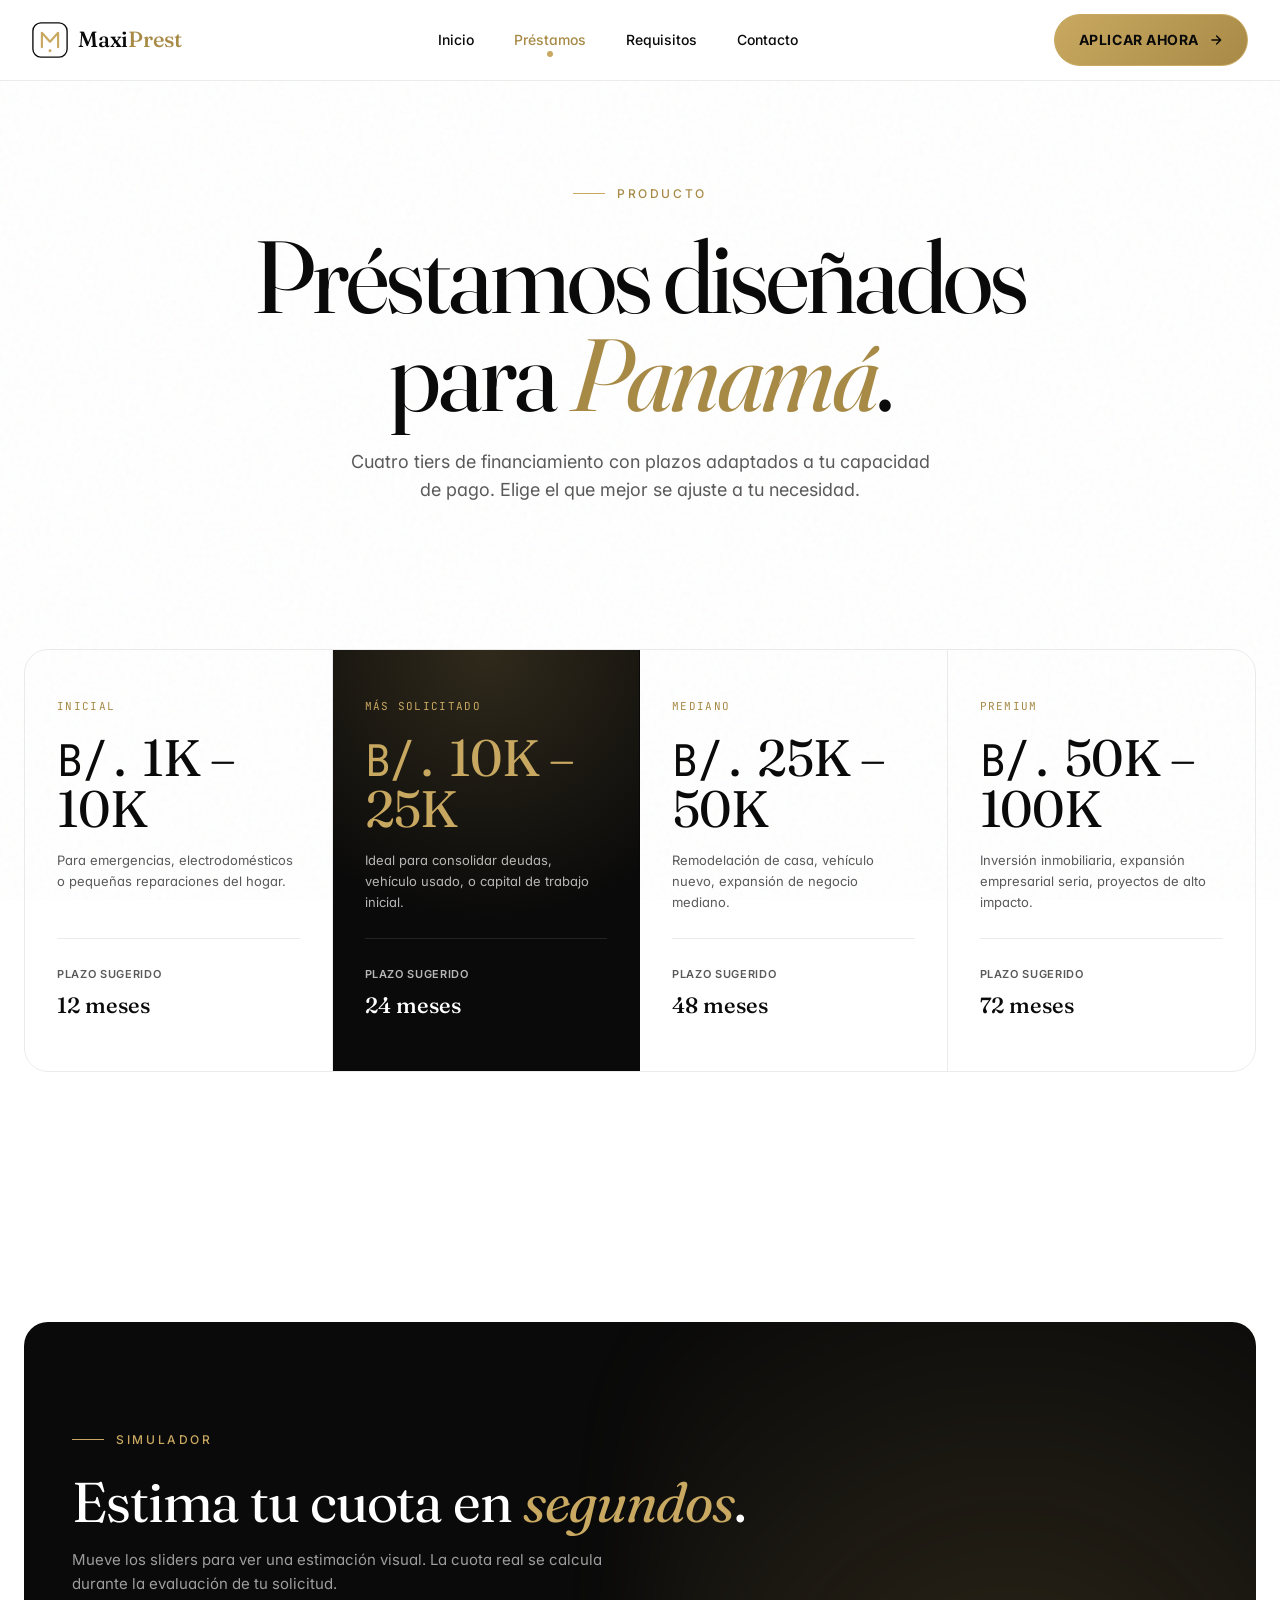
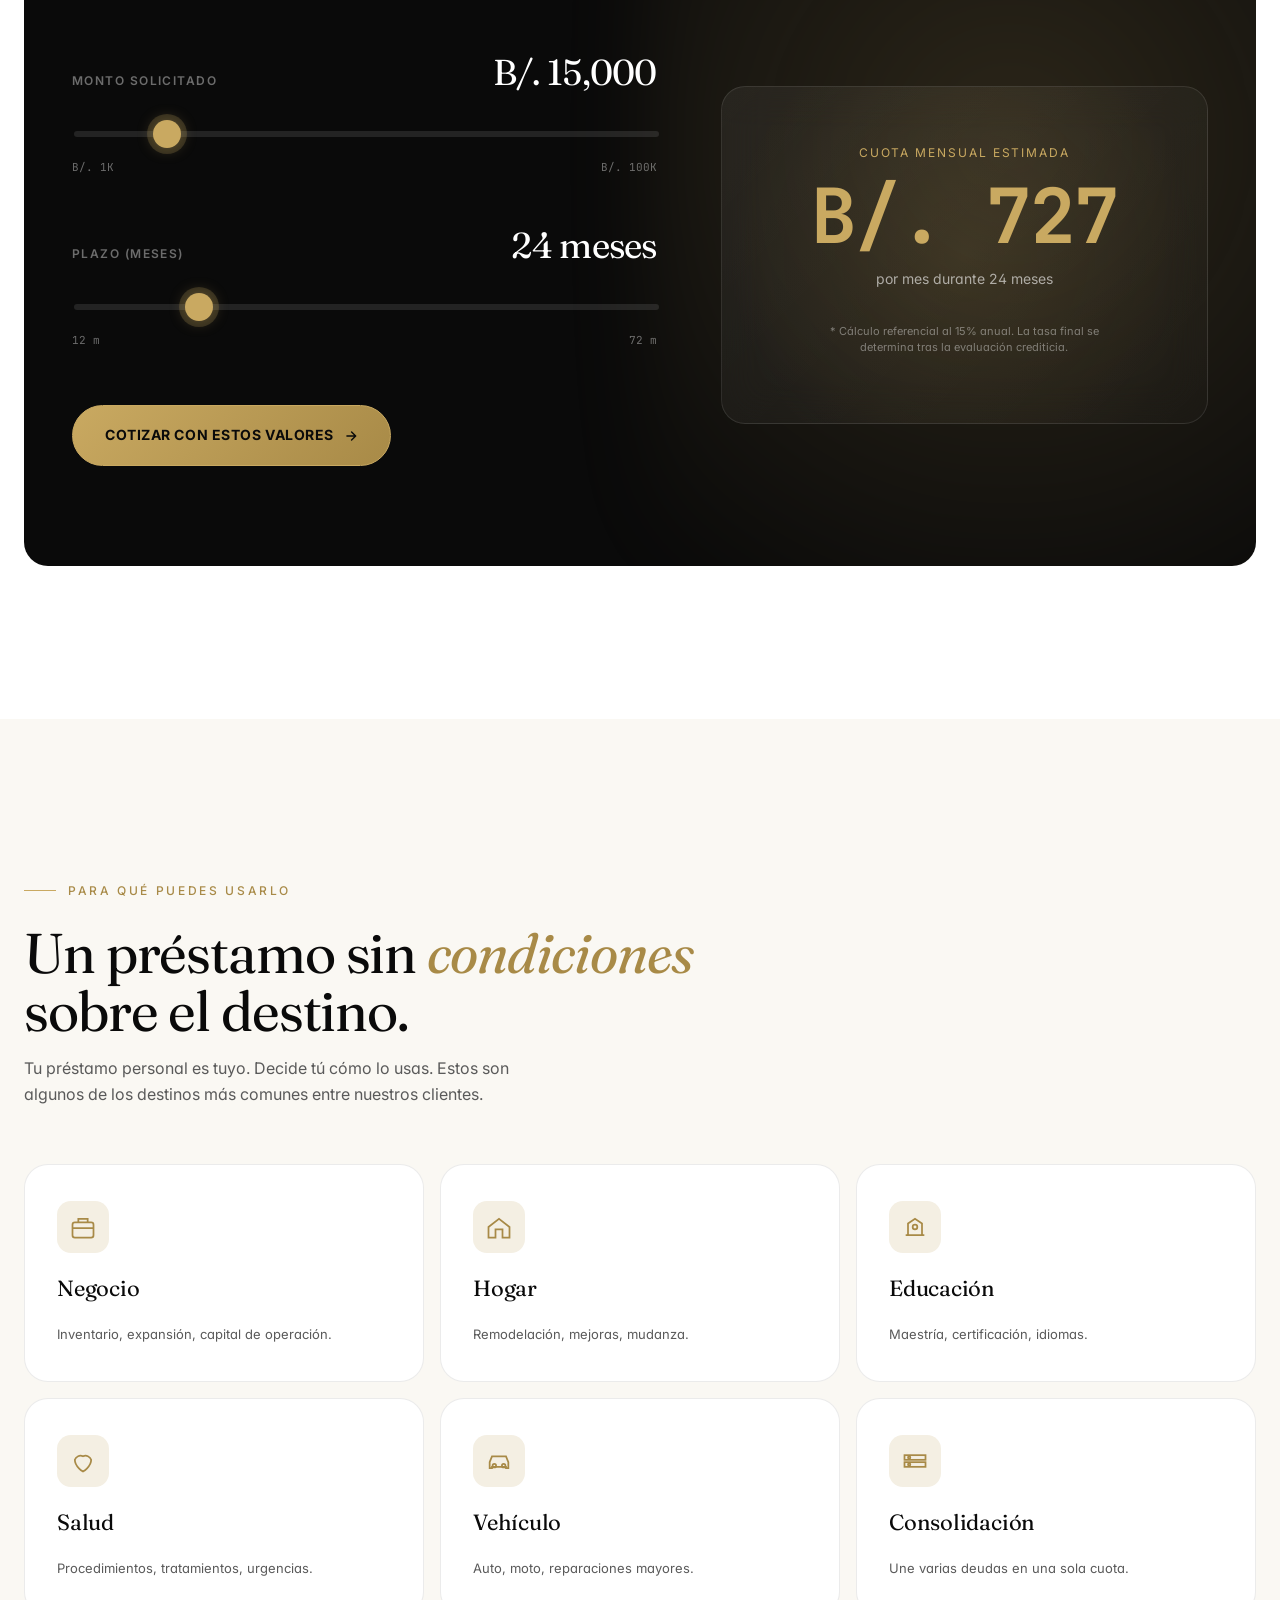
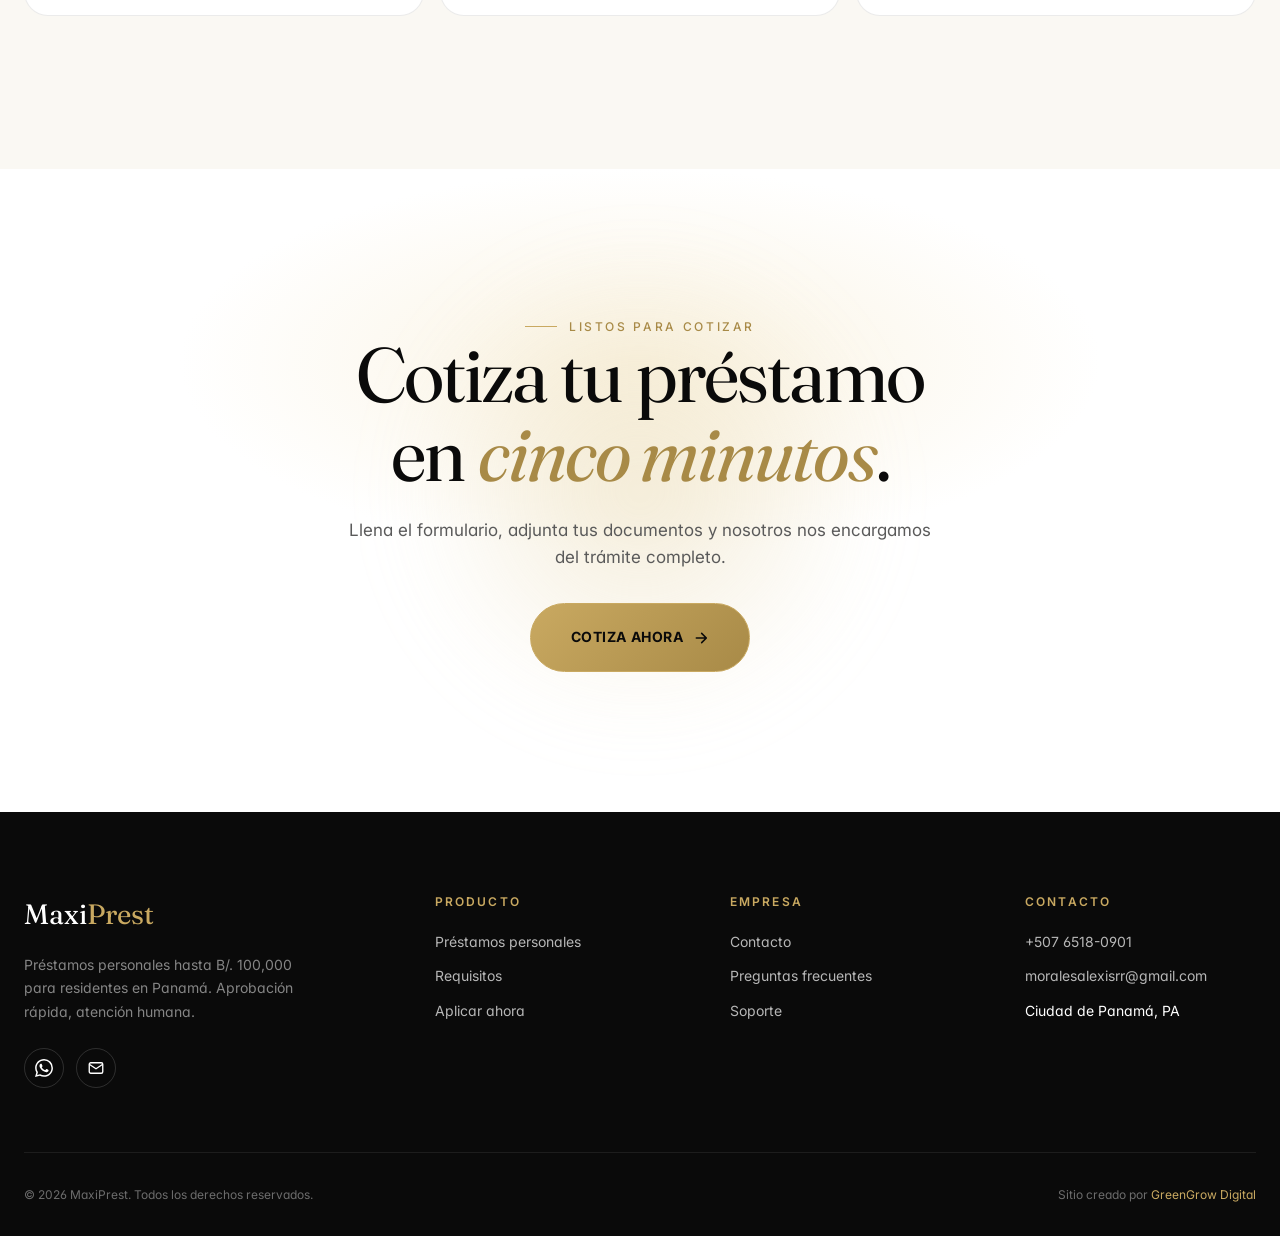
<file: prestamos.html>
<!doctype html>
<html lang="es">
<head>
  <meta charset="utf-8" />
  <meta name="viewport" content="width=device-width, initial-scale=1, viewport-fit=cover" />
  <title>Préstamos personales | MaxiPrest Panamá</title>
  <meta name="description" content="Préstamos personales desde B/. 1,000 hasta B/. 100,000 en Panamá. Te cotizamos y gestionamos todo el trámite más rápido y fácil que un banco." />
  <link rel="icon" href="/public/logo-mark.svg" type="image/svg+xml" />
  <link rel="preconnect" href="https://fonts.googleapis.com" />
  <link rel="preconnect" href="https://fonts.gstatic.com" crossorigin />
  <link href="https://fonts.googleapis.com/css2?family=Fraunces:opsz,wght@9..144,300..900&family=Inter:wght@300;400;500;600;700&family=JetBrains+Mono:wght@400;600&display=swap" rel="stylesheet" />
  <link href="/shared/theme.css?v=9" rel="stylesheet" />
  <style>
    .mp-progress { position: fixed; top: 0; left: 0; height: 3px; width: 0%; background: linear-gradient(90deg, var(--mp-gold), var(--mp-gold-deep)); z-index: 99; box-shadow: 0 0 12px rgba(201,169,97,0.5); transition: width 0.1s linear; }
    .mp-noise { position: fixed; inset: 0; pointer-events: none; z-index: 1; opacity: 0.04; background-image: url("data:image/svg+xml,%3Csvg viewBox='0 0 200 200' xmlns='http://www.w3.org/2000/svg'%3E%3Cfilter id='noiseFilter'%3E%3CfeTurbulence type='fractalNoise' baseFrequency='0.85' numOctaves='4' stitchTiles='stitch'/%3E%3C/filter%3E%3Crect width='100%25' height='100%25' filter='url(%23noiseFilter)'/%3E%3C/svg%3E"); mix-blend-mode: multiply; }

    /* Page Hero */
    .page-hero { padding: calc(var(--mp-nav-h) + 96px) 24px 80px; text-align: center; position: relative; overflow: hidden; }
    .page-hero-mesh { position: absolute; inset: 0; pointer-events: none; opacity: 0.5; background: radial-gradient(circle at 20% 30%, var(--mp-gold-soft) 0%, transparent 36%), radial-gradient(circle at 80% 70%, var(--mp-gold-tint) 0%, transparent 36%); filter: blur(34px); animation: mesh-shift 20s ease-in-out infinite alternate; z-index: 0; }
    @keyframes mesh-shift { 0% { transform: translate(0%, 0%) scale(1); } 100% { transform: translate(2%, -2%) scale(1.08); } }
    .page-hero > * { position: relative; z-index: 2; }
    .page-hero h1 { font-family: var(--mp-font-display); font-weight: 400; font-size: clamp(48px, 8vw, 112px); line-height: 0.96; letter-spacing: -0.03em; margin: 24px auto 24px; max-width: 1000px; }
    .page-hero h1 em { color: var(--mp-gold-deep); font-style: italic; }
    .page-hero p { color: var(--mp-ink-mute); font-size: 18px; max-width: 600px; margin: 0 auto; line-height: 1.6; }

    /* Tier cards — premium */
    .tiers { display: grid; grid-template-columns: repeat(4, 1fr); gap: 0; margin-top: 64px; border: 1px solid var(--mp-line); border-radius: var(--mp-radius-lg); overflow: hidden; }
    .tier { padding: 48px 32px; border-right: 1px solid var(--mp-line); transition: background .4s var(--mp-ease), transform .4s var(--mp-ease); cursor: default; position: relative; overflow: hidden; }
    .tier:last-child { border-right: 0; }
    .tier::before { content: ''; position: absolute; inset: 0; background: linear-gradient(135deg, var(--mp-gold-tint), transparent 70%); opacity: 0; transition: opacity .4s var(--mp-ease); pointer-events: none; }
    .tier:hover { background: var(--mp-gold-tint); transform: translateY(-4px); }
    .tier:hover::before { opacity: 1; }
    .tier > * { position: relative; z-index: 1; }
    .tier.featured { background: var(--mp-ink); color: var(--mp-bg); }
    .tier.featured::after { content: ''; position: absolute; inset: 0; background: radial-gradient(circle at 50% 0%, rgba(201,169,97,0.2), transparent 60%); pointer-events: none; }
    .tier.featured .tier-amt { color: var(--mp-gold); }
    .tier.featured .tier-desc, .tier.featured .tier-plazo span { color: rgba(255,255,255,0.7); }
    .tier.featured .tier-line { background: rgba(255,255,255,0.1); }
    .tier-tag { font-family: var(--mp-font-mono); font-size: 11px; letter-spacing: 0.12em; text-transform: uppercase; color: var(--mp-gold-deep); }
    .tier.featured .tier-tag { color: var(--mp-gold); }
    .tier-amt { font-family: var(--mp-font-display); font-size: clamp(36px, 4vw, 52px); font-weight: 400; line-height: 1; letter-spacing: -0.02em; margin: 16px 0; color: var(--mp-ink); }
    .tier-mono { font-family: var(--mp-font-mono); font-size: 0.85em; }
    .tier-desc { font-size: 13px; color: var(--mp-ink-mute); line-height: 1.6; margin-bottom: 24px; min-height: 64px; }
    .tier-line { height: 1px; background: var(--mp-line); margin: 24px 0; }
    .tier-plazo { font-size: 13px; }
    .tier-plazo strong { display: block; font-family: var(--mp-font-display); font-size: 22px; font-weight: 500; margin-top: 4px; color: inherit; }
    .tier-plazo span { color: var(--mp-ink-mute); letter-spacing: 0.06em; text-transform: uppercase; font-size: 11px; font-weight: 600; }
    @media (max-width: 900px) {
      .tiers { grid-template-columns: 1fr 1fr; }
      .tier { border-bottom: 1px solid var(--mp-line); }
      .tier:nth-child(2n) { border-right: 0; }
      .tier:nth-last-child(-n+2) { border-bottom: 0; }
    }
    @media (max-width: 540px) {
      .tiers { grid-template-columns: 1fr; }
      .tier { border-right: 0; border-bottom: 1px solid var(--mp-line); }
      .tier:last-child { border-bottom: 0; }
    }

    /* Simulator — premium dark */
    .simulator { background: var(--mp-ink); padding: clamp(60px, 8vw, 100px) 48px; border-radius: var(--mp-radius-lg); margin-top: 96px; position: relative; overflow: hidden; color: var(--mp-bg); }
    .simulator::before { content: ''; position: absolute; top: -50%; right: -10%; width: 60%; height: 200%; background: radial-gradient(circle, rgba(201,169,97,0.18), transparent 60%); filter: blur(40px); pointer-events: none; }
    .simulator-head { max-width: 1280px; margin: 0 auto 48px; position: relative; z-index: 1; }
    .simulator-head .mp-eyebrow { color: var(--mp-gold); }
    .simulator-head .mp-eyebrow::before { background: var(--mp-gold); }
    .simulator-head h2 { font-family: var(--mp-font-display); color: var(--mp-bg); font-size: clamp(36px, 5vw, 56px); font-weight: 400; letter-spacing: -0.02em; margin: 24px 0 16px; line-height: 1.05; }
    .simulator-head h2 em { color: var(--mp-gold); font-style: italic; }
    .simulator-head p { color: rgba(255,255,255,0.6); max-width: 540px; font-size: 15px; }

    .sim-grid { display: grid; grid-template-columns: 1.2fr 1fr; gap: 64px; align-items: center; position: relative; z-index: 1; max-width: 1280px; margin: 0 auto; }
    .sim-output { background: linear-gradient(135deg, rgba(255,255,255,0.06) 0%, rgba(255,255,255,0.02) 100%); padding: 56px 48px; border-radius: var(--mp-radius-lg); text-align: center; position: relative; overflow: hidden; border: 1px solid rgba(255,255,255,0.1); backdrop-filter: blur(20px); }
    .sim-output::before { content: ''; position: absolute; top: -50%; left: -50%; width: 200%; height: 200%; background: radial-gradient(circle, var(--mp-gold-deep) 0%, transparent 40%); opacity: .15; animation: rotate-slow 30s linear infinite; }
    @keyframes rotate-slow { to { transform: rotate(360deg); } }
    .sim-output > * { position: relative; z-index: 1; }
    .sim-output .lbl { font-size: 12px; letter-spacing: 0.16em; text-transform: uppercase; color: var(--mp-gold); margin-bottom: 16px; }
    .sim-output .amt { font-family: var(--mp-font-mono); font-size: clamp(48px, 7vw, 76px); font-weight: 700; color: var(--mp-gold); letter-spacing: -0.03em; line-height: 1; }
    .sim-output .freq { font-size: 14px; color: rgba(255,255,255,0.6); margin-top: 14px; }
    .sim-output .disclaimer { font-size: 11px; color: rgba(255,255,255,0.4); margin-top: 32px; max-width: 280px; margin-left: auto; margin-right: auto; line-height: 1.5; }

    .slider-block { margin-bottom: 40px; }
    .slider-label { display: flex; justify-content: space-between; align-items: baseline; margin-bottom: 18px; }
    .slider-label strong { font-family: var(--mp-font-display); font-size: 36px; font-weight: 400; color: var(--mp-bg); letter-spacing: -0.02em; }
    .slider-label span { font-size: 12px; letter-spacing: 0.12em; text-transform: uppercase; color: rgba(255,255,255,0.4); font-weight: 600; }
    .slider { -webkit-appearance: none; appearance: none; width: 100%; height: 6px; background: rgba(255,255,255,0.1); border-radius: 6px; outline: none; }
    .slider::-webkit-slider-thumb { -webkit-appearance: none; appearance: none; width: 28px; height: 28px; border-radius: 50%; background: var(--mp-gold); cursor: pointer; transition: transform .2s var(--mp-ease); box-shadow: 0 0 0 6px rgba(201,169,97,0.2), 0 0 16px rgba(201,169,97,0.4); }
    .slider::-moz-range-thumb { width: 28px; height: 28px; border-radius: 50%; background: var(--mp-gold); cursor: pointer; box-shadow: 0 0 0 6px rgba(201,169,97,0.2); }
    .slider::-webkit-slider-thumb:hover { transform: scale(1.15); }
    .slider-marks { display: flex; justify-content: space-between; margin-top: 14px; font-family: var(--mp-font-mono); font-size: 11px; color: rgba(255,255,255,0.4); }
    @media (max-width: 900px) { .sim-grid { grid-template-columns: 1fr; gap: 40px; } .simulator { padding: 48px 24px; } }

    /* Uses bento grid */
    .uses-grid { display: grid; grid-template-columns: repeat(3, 1fr); gap: 16px; margin-top: 56px; }
    .use { background: var(--mp-bg); border: 1px solid var(--mp-line); border-radius: var(--mp-radius-lg); padding: 36px 32px; display: flex; flex-direction: column; align-items: flex-start; gap: 18px; transition: all .4s var(--mp-ease); position: relative; overflow: hidden; }
    .use::before { content: ''; position: absolute; inset: 0; background: linear-gradient(135deg, var(--mp-gold-tint), transparent 60%); opacity: 0; transition: opacity .4s var(--mp-ease); pointer-events: none; }
    .use:hover { transform: translateY(-6px); border-color: var(--mp-line-gold); box-shadow: var(--mp-shadow-md); }
    .use:hover::before { opacity: 1; }
    .use > * { position: relative; z-index: 1; }
    .use-icon-wrap { width: 52px; height: 52px; border-radius: 14px; background: var(--mp-bg-tint); display: flex; align-items: center; justify-content: center; color: var(--mp-gold-deep); transition: transform .35s var(--mp-ease); }
    .use:hover .use-icon-wrap { transform: rotate(-8deg) scale(1.1); background: var(--mp-ink); color: var(--mp-gold); }
    .use-icon { width: 28px; height: 28px; }
    .use-name { font-family: var(--mp-font-display); font-size: 22px; font-weight: 400; letter-spacing: -0.01em; }
    .use-desc { font-size: 13px; color: var(--mp-ink-mute); line-height: 1.6; }
    @media (max-width: 720px) { .uses-grid { grid-template-columns: 1fr 1fr; } }
    @media (max-width: 480px) { .uses-grid { grid-template-columns: 1fr; } }

    /* Final CTA */
    .final-cta { padding: clamp(80px, 12vw, 140px) 24px; text-align: center; background: radial-gradient(ellipse 60% 50% at 50% 30%, var(--mp-gold-tint) 0%, transparent 60%), var(--mp-bg); position: relative; overflow: hidden; }
    .final-orb { position: absolute; width: 480px; height: 480px; border-radius: 50%; left: 50%; top: 50%; transform: translate(-50%, -50%); background: radial-gradient(circle, var(--mp-gold-soft) 0%, transparent 70%); filter: blur(40px); opacity: .55; animation: orb-float 14s ease-in-out infinite; pointer-events: none; }
    @keyframes orb-float { 0%, 100% { transform: translate(-50%, -50%) scale(1); } 50% { transform: translate(-50%, -50%) scale(1.15); } }
    .final-cta h2 { font-family: var(--mp-font-display); font-size: clamp(40px, 6vw, 84px); line-height: 1.02; font-weight: 400; margin: 0 0 24px; letter-spacing: -0.025em; position: relative; z-index: 1; }
    .final-cta h2 em { color: var(--mp-gold-deep); font-style: italic; }
    .final-cta p { color: var(--mp-ink-mute); font-size: 17px; max-width: 600px; margin: 0 auto 32px; position: relative; z-index: 1; }

    /* Premium buttons */
    .mp-magnetic { transition: transform .15s var(--mp-ease) !important; }
    .mp-btn-shine { position: relative; isolation: isolate; }
    .mp-btn-shine::after { content: ''; position: absolute; inset: -2px; border-radius: var(--mp-radius-pill); background: conic-gradient(from var(--shine-angle, 0deg), transparent 0deg, var(--mp-gold) 60deg, transparent 120deg); z-index: -1; opacity: 0; transition: opacity .3s var(--mp-ease); animation: shine-rotate 4s linear infinite; }
    .mp-btn-shine:hover::after { opacity: 1; }
    @property --shine-angle { syntax: '<angle>'; inherits: false; initial-value: 0deg; }
    @keyframes shine-rotate { to { --shine-angle: 360deg; } }

    /* Cursor */
    .mp-cursor { position: fixed; width: 8px; height: 8px; border-radius: 50%; background: var(--mp-gold); pointer-events: none; z-index: 1000; transform: translate(-50%, -50%); transition: width .2s, height .2s, opacity .25s; opacity: 0; mix-blend-mode: difference; will-change: transform; }
    .mp-cursor.is-visible { opacity: 1; }
    .mp-cursor.is-hover { width: 44px; height: 44px; background: var(--mp-gold-soft); }
    @media (hover: none), (max-width: 900px) { .mp-cursor { display: none; } }
  </style>
</head>
<body>

  <div class="mp-progress" id="mpProgress"></div>
  <div class="mp-noise" aria-hidden="true"></div>
  <div id="mp-nav"></div>

  <section class="page-hero">
    <div class="page-hero-mesh" aria-hidden="true"></div>
    <div class="mp-hero-grid-bg"></div>
    <span class="mp-eyebrow" data-mp-reveal>Producto</span>
    <h1 data-mp-reveal data-mp-reveal-delay="100">
      Préstamos diseñados<br/>para <em>Panamá</em>.
    </h1>
    <p data-mp-reveal data-mp-reveal-delay="200">
      Cuatro tiers de financiamiento con plazos adaptados a tu capacidad de pago. Elige el que mejor se ajuste a tu necesidad.
    </p>
  </section>

  <section class="mp-section" style="padding-top: 0;">
    <div class="mp-container">
      <div class="tiers" data-mp-reveal>
        <div class="tier">
          <div class="tier-tag">Inicial</div>
          <div class="tier-amt"><span class="tier-mono">B/.</span> 1K – 10K</div>
          <p class="tier-desc">Para emergencias, electrodomésticos o pequeñas reparaciones del hogar.</p>
          <div class="tier-line"></div>
          <div class="tier-plazo">
            <span>Plazo sugerido</span>
            <strong>12 meses</strong>
          </div>
        </div>
        <div class="tier featured">
          <div class="tier-tag">Más solicitado</div>
          <div class="tier-amt"><span class="tier-mono">B/.</span> 10K – 25K</div>
          <p class="tier-desc">Ideal para consolidar deudas, vehículo usado, o capital de trabajo inicial.</p>
          <div class="tier-line"></div>
          <div class="tier-plazo">
            <span>Plazo sugerido</span>
            <strong>24 meses</strong>
          </div>
        </div>
        <div class="tier">
          <div class="tier-tag">Mediano</div>
          <div class="tier-amt"><span class="tier-mono">B/.</span> 25K – 50K</div>
          <p class="tier-desc">Remodelación de casa, vehículo nuevo, expansión de negocio mediano.</p>
          <div class="tier-line"></div>
          <div class="tier-plazo">
            <span>Plazo sugerido</span>
            <strong>48 meses</strong>
          </div>
        </div>
        <div class="tier">
          <div class="tier-tag">Premium</div>
          <div class="tier-amt"><span class="tier-mono">B/.</span> 50K – 100K</div>
          <p class="tier-desc">Inversión inmobiliaria, expansión empresarial seria, proyectos de alto impacto.</p>
          <div class="tier-line"></div>
          <div class="tier-plazo">
            <span>Plazo sugerido</span>
            <strong>72 meses</strong>
          </div>
        </div>
      </div>
    </div>
  </section>

  <section class="mp-section" style="padding-top: 0;">
    <div class="mp-container">
      <div class="simulator" data-mp-reveal>
        <div class="simulator-head">
          <span class="mp-eyebrow">Simulador</span>
          <h2>Estima tu cuota en <em>segundos</em>.</h2>
          <p>Mueve los sliders para ver una estimación visual. La cuota real se calcula durante la evaluación de tu solicitud.</p>
        </div>

        <div class="sim-grid">
          <div>
            <div class="slider-block">
              <div class="slider-label">
                <span>Monto solicitado</span>
                <strong id="simMontoLabel">B/. 15,000</strong>
              </div>
              <input class="slider" type="range" id="simMonto" min="1000" max="100000" step="1000" value="15000" />
              <div class="slider-marks"><span>B/. 1K</span><span>B/. 100K</span></div>
            </div>
            <div class="slider-block">
              <div class="slider-label">
                <span>Plazo (meses)</span>
                <strong id="simPlazoLabel">24 meses</strong>
              </div>
              <input class="slider" type="range" id="simPlazo" min="12" max="72" step="6" value="24" />
              <div class="slider-marks"><span>12 m</span><span>72 m</span></div>
            </div>
            <a class="mp-btn mp-btn-gold-solid mp-magnetic mp-btn-shine" href="/aplica" style="margin-top: 16px;">
              Cotizar con estos valores
              <svg width="14" height="14" viewBox="0 0 24 24" fill="none" stroke="currentColor" stroke-width="2.4" stroke-linecap="round" stroke-linejoin="round"><path d="M5 12h14M13 5l7 7-7 7"/></svg>
            </a>
          </div>

          <div class="sim-output">
            <div class="lbl">Cuota mensual estimada</div>
            <div class="amt" id="simCuota">B/. 730</div>
            <div class="freq">por mes durante 24 meses</div>
            <p class="disclaimer">* Cálculo referencial al 15% anual. La tasa final se determina tras la evaluación crediticia.</p>
          </div>
        </div>
      </div>
    </div>
  </section>

  <section class="mp-section" style="background: var(--mp-bg-soft);">
    <div class="mp-container">
      <span class="mp-eyebrow" data-mp-reveal>Para qué puedes usarlo</span>
      <h2 class="mp-display" data-mp-reveal data-mp-reveal-delay="100" style="font-size: clamp(36px, 5vw, 56px); margin: 24px 0 0; max-width: 760px;">
        Un préstamo sin <em style="font-style: italic; color: var(--mp-gold-deep);">condiciones</em> sobre el destino.
      </h2>
      <p class="mp-text-mute" data-mp-reveal data-mp-reveal-delay="150" style="max-width: 540px; margin-top: 16px;">
        Tu préstamo personal es tuyo. Decide tú cómo lo usas. Estos son algunos de los destinos más comunes entre nuestros clientes.
      </p>

      <div class="uses-grid">
        <div class="use" data-mp-reveal>
          <div class="use-icon-wrap"><svg class="use-icon" viewBox="0 0 24 24" fill="none" stroke="currentColor" stroke-width="1.5"><rect x="3" y="8" width="18" height="13" rx="2"/><path d="M8 8V5h8v3M3 13h18"/></svg></div>
          <div class="use-name">Negocio</div>
          <div class="use-desc">Inventario, expansión, capital de operación.</div>
        </div>
        <div class="use" data-mp-reveal data-mp-reveal-delay="50">
          <div class="use-icon-wrap"><svg class="use-icon" viewBox="0 0 24 24" fill="none" stroke="currentColor" stroke-width="1.5"><path d="M3 12l9-7 9 7v9h-6v-7h-6v7H3z"/></svg></div>
          <div class="use-name">Hogar</div>
          <div class="use-desc">Remodelación, mejoras, mudanza.</div>
        </div>
        <div class="use" data-mp-reveal data-mp-reveal-delay="100">
          <div class="use-icon-wrap"><svg class="use-icon" viewBox="0 0 24 24" fill="none" stroke="currentColor" stroke-width="1.5"><path d="M4 19h16M6 19V9l6-4 6 4v10"/><circle cx="12" cy="12" r="2"/></svg></div>
          <div class="use-name">Educación</div>
          <div class="use-desc">Maestría, certificación, idiomas.</div>
        </div>
        <div class="use" data-mp-reveal data-mp-reveal-delay="150">
          <div class="use-icon-wrap"><svg class="use-icon" viewBox="0 0 24 24" fill="none" stroke="currentColor" stroke-width="1.5"><path d="M12 21s-7-4-7-10a5 5 0 0 1 7-3 5 5 0 0 1 7 3c0 6-7 10-7 10z"/></svg></div>
          <div class="use-name">Salud</div>
          <div class="use-desc">Procedimientos, tratamientos, urgencias.</div>
        </div>
        <div class="use" data-mp-reveal data-mp-reveal-delay="200">
          <div class="use-icon-wrap"><svg class="use-icon" viewBox="0 0 24 24" fill="none" stroke="currentColor" stroke-width="1.5"><path d="M4 13l2-5h12l2 5v5h-2v-1H6v1H4v-5z"/><circle cx="8" cy="16" r="1.5"/><circle cx="16" cy="16" r="1.5"/></svg></div>
          <div class="use-name">Vehículo</div>
          <div class="use-desc">Auto, moto, reparaciones mayores.</div>
        </div>
        <div class="use" data-mp-reveal data-mp-reveal-delay="250">
          <div class="use-icon-wrap"><svg class="use-icon" viewBox="0 0 24 24" fill="none" stroke="currentColor" stroke-width="1.5"><rect x="3" y="7" width="18" height="4"/><rect x="3" y="13" width="18" height="4"/><circle cx="7" cy="9" r="1"/><circle cx="7" cy="15" r="1"/></svg></div>
          <div class="use-name">Consolidación</div>
          <div class="use-desc">Une varias deudas en una sola cuota.</div>
        </div>
      </div>
    </div>
  </section>

  <section class="final-cta">
    <div class="final-orb" aria-hidden="true"></div>
    <span class="mp-eyebrow" data-mp-reveal>Listos para cotizar</span>
    <h2 data-mp-reveal data-mp-reveal-delay="100">
      Cotiza tu préstamo<br/>en <em>cinco minutos</em>.
    </h2>
    <p data-mp-reveal data-mp-reveal-delay="200">Llena el formulario, adjunta tus documentos y nosotros nos encargamos del trámite completo.</p>
    <div data-mp-reveal data-mp-reveal-delay="300">
      <a class="mp-btn mp-btn-gold-solid mp-magnetic mp-btn-shine" href="/aplica" style="padding: 22px 40px;">
        Cotiza ahora
        <svg width="16" height="16" viewBox="0 0 24 24" fill="none" stroke="currentColor" stroke-width="2.4" stroke-linecap="round" stroke-linejoin="round"><path d="M5 12h14M13 5l7 7-7 7"/></svg>
      </a>
    </div>
  </section>

  <div id="mp-footer"></div>
  <script src="/shared/nav-footer.js?v=9"></script>
  <script>
    // Scroll progress
    (function() {
      const bar = document.getElementById('mpProgress');
      function update() { const h = document.documentElement.scrollHeight - window.innerHeight; bar.style.width = h > 0 ? (window.scrollY / h) * 100 + '%' : '0%'; }
      window.addEventListener('scroll', update, { passive: true });
      update();
    })();
    // Magnetic
    (function() {
      document.querySelectorAll('.mp-magnetic').forEach(btn => {
        btn.addEventListener('mousemove', (e) => {
          const r = btn.getBoundingClientRect();
          btn.style.transform = `translate(${(e.clientX - r.left - r.width/2)*0.2}px, ${(e.clientY - r.top - r.height/2)*0.3}px)`;
        });
        btn.addEventListener('mouseleave', () => { btn.style.transform = ''; });
      });
    })();
    // Cursor
    (function() {
      if (window.matchMedia('(hover: none), (max-width: 900px)').matches) return;
      const dot = document.createElement('div'); dot.className = 'mp-cursor'; document.body.appendChild(dot);
      let tx=0, ty=0, cx=0, cy=0;
      window.addEventListener('mousemove', e => { tx=e.clientX; ty=e.clientY; dot.classList.add('is-visible'); });
      window.addEventListener('mouseleave', () => dot.classList.remove('is-visible'));
      (function tick() { cx += (tx-cx)*0.2; cy += (ty-cy)*0.2; dot.style.transform = `translate(${cx}px, ${cy}px) translate(-50%, -50%)`; requestAnimationFrame(tick); })();
      document.querySelectorAll('a, button, .tier, .use').forEach(el => {
        el.addEventListener('mouseenter', () => dot.classList.add('is-hover'));
        el.addEventListener('mouseleave', () => dot.classList.remove('is-hover'));
      });
    })();
    // Simulator
    (function() {
      const monto = document.getElementById('simMonto');
      const plazo = document.getElementById('simPlazo');
      const lblMonto = document.getElementById('simMontoLabel');
      const lblPlazo = document.getElementById('simPlazoLabel');
      const cuotaEl = document.getElementById('simCuota');
      const RATE = 0.15 / 12;
      function fmt(n) { return 'B/. ' + Math.round(n).toLocaleString('es-PA'); }
      function update() {
        const m = +monto.value;
        const p = +plazo.value;
        lblMonto.textContent = fmt(m);
        lblPlazo.textContent = p + ' meses';
        const cuota = m * (RATE * Math.pow(1 + RATE, p)) / (Math.pow(1 + RATE, p) - 1);
        cuotaEl.textContent = fmt(cuota);
        document.querySelector('.sim-output .freq').textContent = `por mes durante ${p} meses`;
      }
      monto.addEventListener('input', update);
      plazo.addEventListener('input', update);
      update();
    })();
  </script>
</body>
</html>
</file>
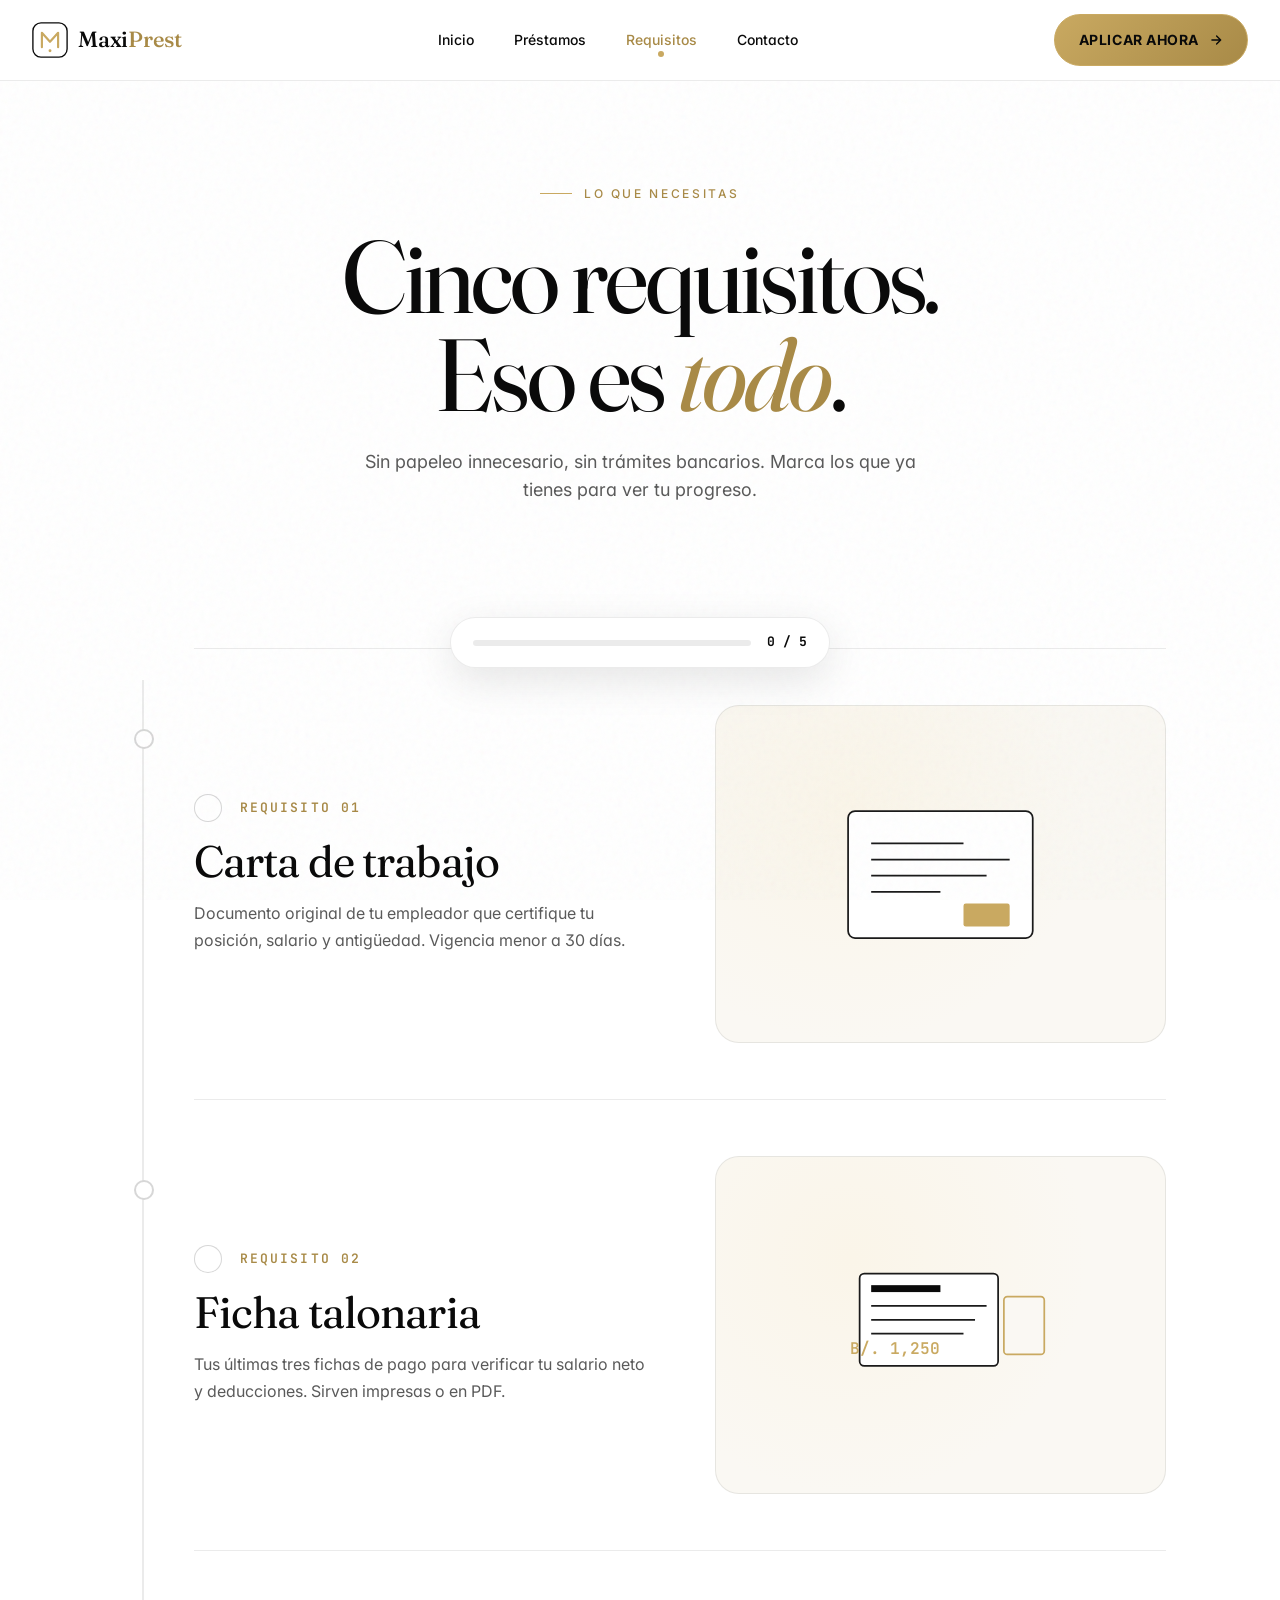
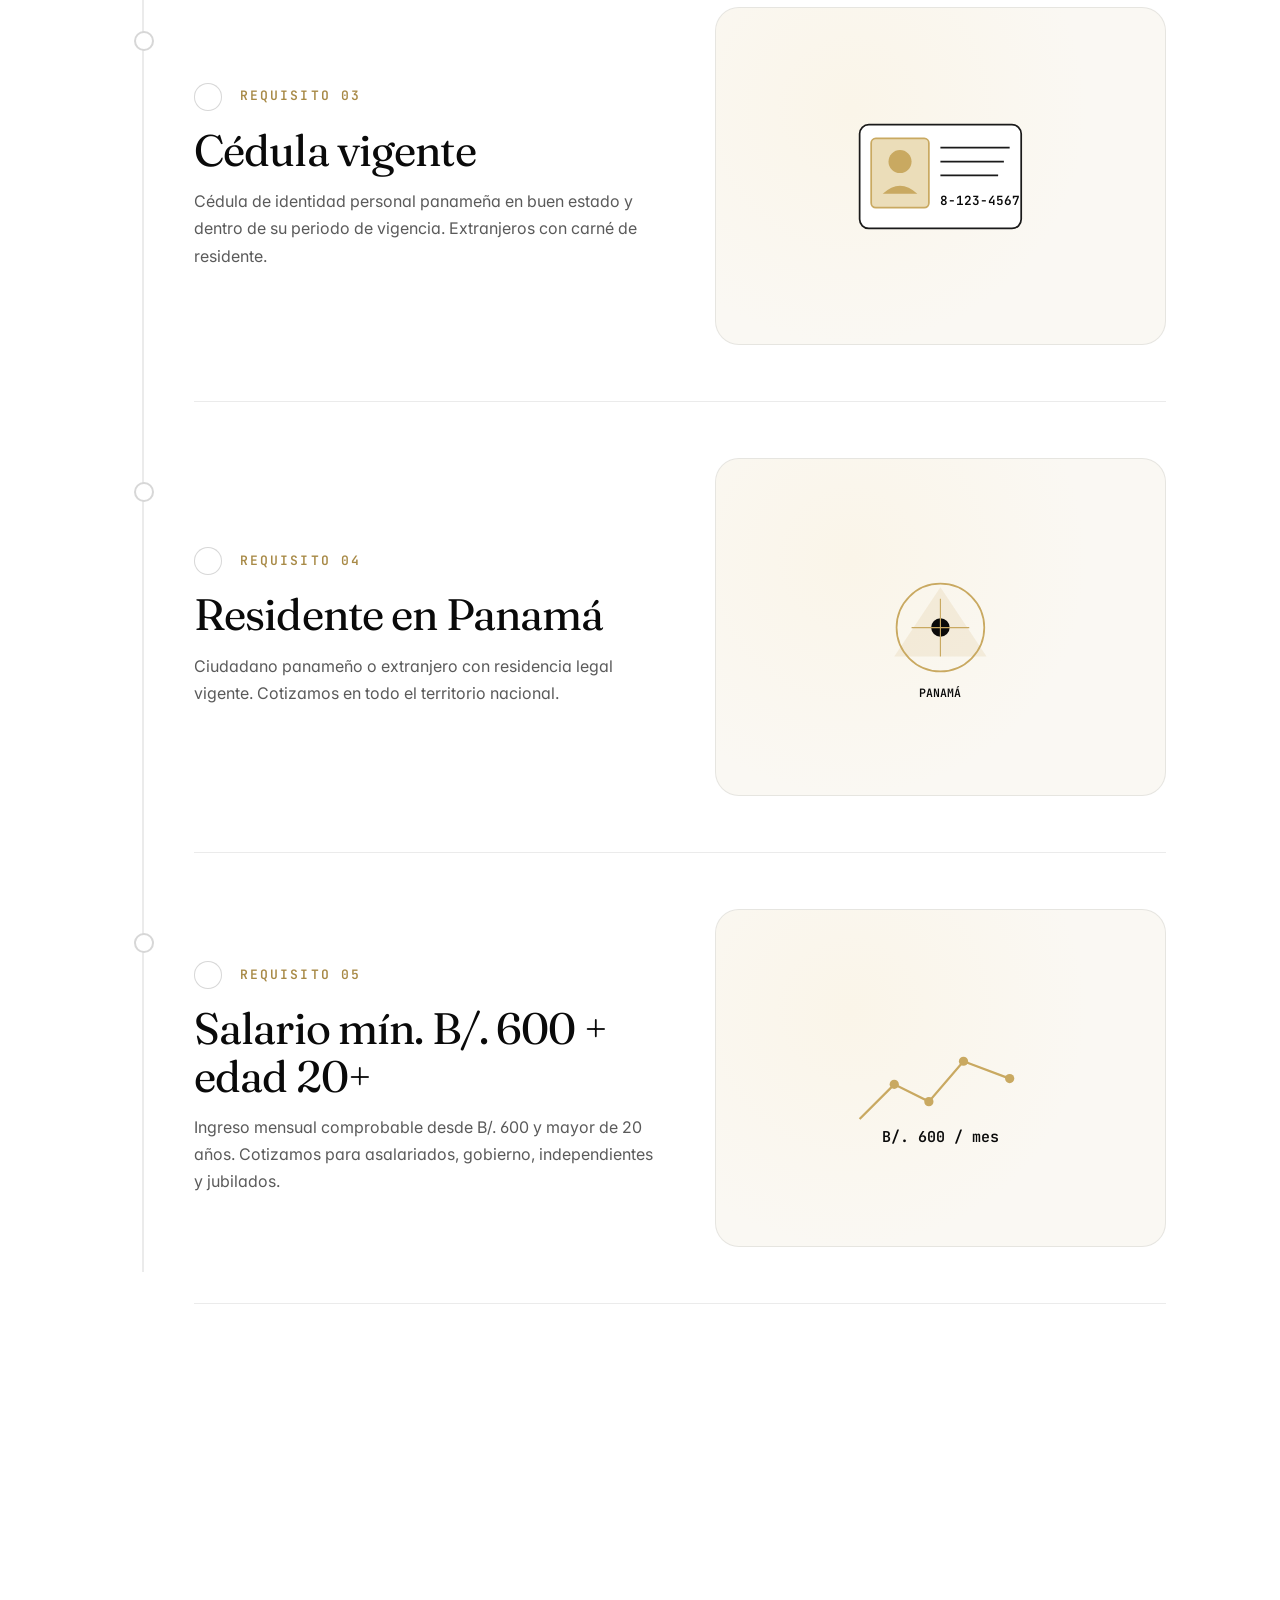
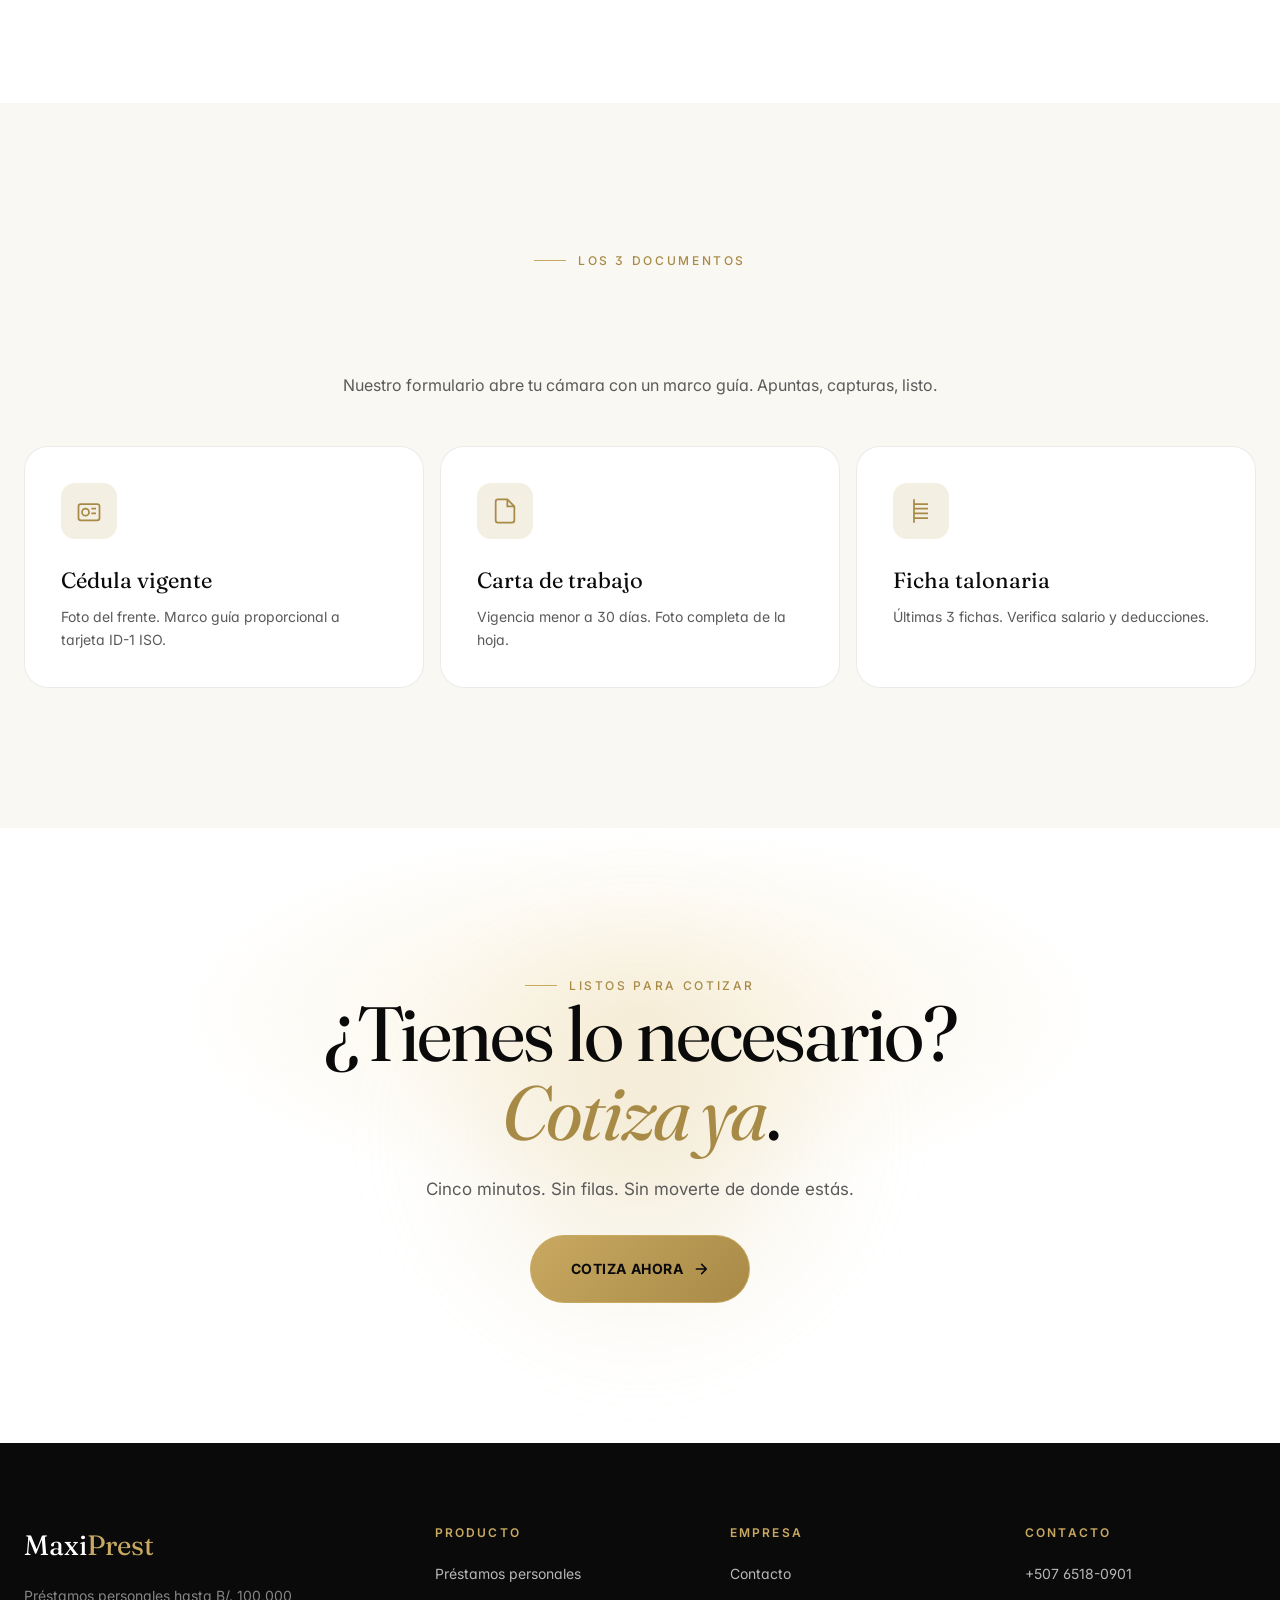
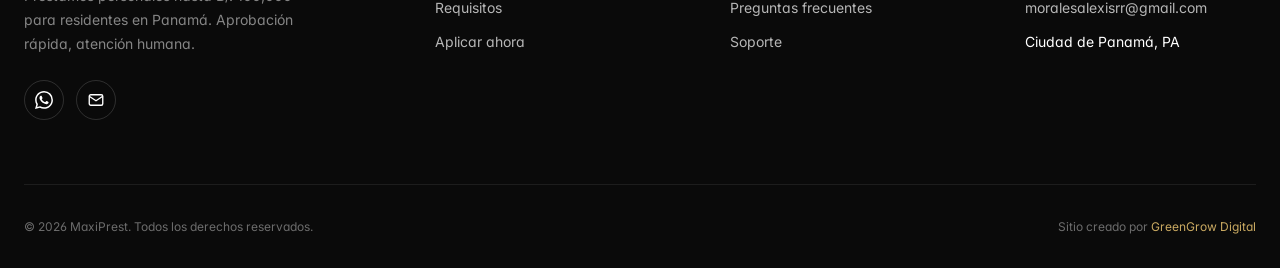
<file: requisitos.html>
<!doctype html>
<html lang="es">
<head>
  <meta charset="utf-8" />
  <meta name="viewport" content="width=device-width, initial-scale=1, viewport-fit=cover" />
  <title>Requisitos | MaxiPrest Panamá</title>
  <meta name="description" content="Cinco requisitos simples para cotizar tu préstamo personal en MaxiPrest. Sin papeleo innecesario." />
  <link rel="icon" href="/public/logo-mark.svg" type="image/svg+xml" />
  <link rel="preconnect" href="https://fonts.googleapis.com" />
  <link rel="preconnect" href="https://fonts.gstatic.com" crossorigin />
  <link href="https://fonts.googleapis.com/css2?family=Fraunces:opsz,wght@9..144,300..900&family=Inter:wght@300;400;500;600;700&family=JetBrains+Mono:wght@400;600&display=swap" rel="stylesheet" />
  <link href="/shared/theme.css?v=9" rel="stylesheet" />
  <style>
    .mp-progress { position: fixed; top: 0; left: 0; height: 3px; width: 0%; background: linear-gradient(90deg, var(--mp-gold), var(--mp-gold-deep)); z-index: 99; box-shadow: 0 0 12px rgba(201,169,97,0.5); transition: width 0.1s linear; }
    .mp-noise { position: fixed; inset: 0; pointer-events: none; z-index: 1; opacity: 0.04; background-image: url("data:image/svg+xml,%3Csvg viewBox='0 0 200 200' xmlns='http://www.w3.org/2000/svg'%3E%3Cfilter id='noiseFilter'%3E%3CfeTurbulence type='fractalNoise' baseFrequency='0.85' numOctaves='4' stitchTiles='stitch'/%3E%3C/filter%3E%3Crect width='100%25' height='100%25' filter='url(%23noiseFilter)'/%3E%3C/svg%3E"); mix-blend-mode: multiply; }

    .page-hero { padding: calc(var(--mp-nav-h) + 96px) 24px 80px; text-align: center; position: relative; overflow: hidden; }
    .page-hero-mesh { position: absolute; inset: 0; pointer-events: none; opacity: 0.5; background: radial-gradient(circle at 20% 30%, var(--mp-gold-soft) 0%, transparent 36%), radial-gradient(circle at 80% 70%, var(--mp-gold-tint) 0%, transparent 36%); filter: blur(34px); animation: mesh-shift 20s ease-in-out infinite alternate; z-index: 0; }
    @keyframes mesh-shift { 0% { transform: translate(0%, 0%) scale(1); } 100% { transform: translate(2%, -2%) scale(1.08); } }
    .page-hero > * { position: relative; z-index: 2; }
    .page-hero h1 { font-family: var(--mp-font-display); font-weight: 400; font-size: clamp(48px, 8vw, 120px); line-height: 0.96; letter-spacing: -0.03em; margin: 24px auto 24px; max-width: 1100px; }
    .page-hero h1 em { color: var(--mp-gold-deep); font-style: italic; }
    .page-hero p { color: var(--mp-ink-mute); font-size: 18px; max-width: 580px; margin: 0 auto; line-height: 1.6; }

    /* Requirements timeline */
    .req-list-wrap { max-width: 1100px; margin: 0 auto; padding: 0 24px; position: relative; }
    .req-list { position: relative; padding-left: 80px; }
    .req-list::before { content: ''; position: absolute; left: 28px; top: 32px; bottom: 32px; width: 2px; background: var(--mp-line); }
    .req-line-progress { position: absolute; left: 28px; top: 32px; width: 2px; background: linear-gradient(180deg, var(--mp-gold), var(--mp-gold-deep)); height: 0%; transition: height 0.2s linear; box-shadow: 0 0 12px rgba(201,169,97,0.4); }

    .req { display: grid; grid-template-columns: 1.05fr 1fr; gap: 48px; padding: 56px 0; border-top: 1px solid var(--mp-line); align-items: center; position: relative; cursor: pointer; user-select: none; }
    .req:last-child { border-bottom: 1px solid var(--mp-line); }
    .req input { position: absolute; opacity: 0; pointer-events: none; }
    .req::before { content: ''; position: absolute; left: -60px; top: 80px; width: 16px; height: 16px; border-radius: 50%; background: var(--mp-bg); border: 2px solid var(--mp-line-strong); transition: all .4s var(--mp-ease); z-index: 2; pointer-events: none; }
    .req.is-active::before { background: var(--mp-gold); border-color: var(--mp-gold); box-shadow: 0 0 0 10px var(--mp-gold-tint), 0 0 16px rgba(201,169,97,0.6); transform: scale(1.25); }

    .req-head { display: flex; align-items: center; gap: 18px; margin-bottom: 16px; }
    .req-num { font-family: var(--mp-font-mono); font-size: 13px; letter-spacing: 0.16em; text-transform: uppercase; color: var(--mp-gold-deep); font-weight: 600; }
    .req-check-mark { width: 28px; height: 28px; border-radius: 50%; border: 1.5px solid var(--mp-line-strong); display: inline-flex; align-items: center; justify-content: center; background: var(--mp-bg); transition: all .3s var(--mp-ease); flex-shrink: 0; }
    .req input:checked ~ .req-body .req-head .req-check-mark { background: var(--mp-success); border-color: var(--mp-success); }
    .req input:checked ~ .req-body .req-head .req-check-mark::after { content: ''; display: block; width: 8px; height: 14px; border: solid white; border-width: 0 2.5px 2.5px 0; transform: rotate(45deg); margin-top: -2px; }

    .req-body h2 { font-family: var(--mp-font-display); font-weight: 400; font-size: clamp(28px, 3.5vw, 44px); letter-spacing: -0.02em; margin: 0 0 14px; line-height: 1.08; }
    .req-body p { color: var(--mp-ink-mute); font-size: 16px; line-height: 1.7; max-width: 460px; margin: 0; }

    .req-visual { background: var(--mp-bg-soft); border-radius: var(--mp-radius-lg); padding: 32px; border: 1px solid var(--mp-line); display: flex; align-items: center; justify-content: center; aspect-ratio: 4/3; position: relative; overflow: hidden; transition: all .5s var(--mp-ease); }
    .req:hover .req-visual { transform: translateY(-4px); border-color: var(--mp-line-gold); box-shadow: var(--mp-shadow-md); }
    .req-visual::before { content: ''; position: absolute; inset: 0; background: radial-gradient(circle at 30% 30%, var(--mp-gold-tint), transparent 60%); opacity: .6; transition: opacity .5s var(--mp-ease); }
    .req:hover .req-visual::before { opacity: 1; }
    .req-visual > * { position: relative; z-index: 1; }
    .req-visual svg { width: 60%; height: auto; color: var(--mp-ink-2); }

    @media (max-width: 900px) {
      .req-list { padding-left: 56px; }
      .req-list::before, .req-line-progress { left: 16px; }
      .req::before { left: -48px; }
      .req { grid-template-columns: 1fr; gap: 28px; padding: 40px 0; }
      .req-visual { aspect-ratio: 16/9; }
    }

    /* Sticky progress bar */
    .req-progress { position: sticky; top: 96px; background: var(--mp-bg); z-index: 5; padding: 14px 22px; border: 1px solid var(--mp-line); border-radius: var(--mp-radius-pill); display: flex; align-items: center; gap: 16px; max-width: 380px; margin: 32px auto -20px; box-shadow: var(--mp-shadow-md); }
    .req-progress-bar { flex: 1; height: 6px; background: var(--mp-line); border-radius: 6px; overflow: hidden; }
    .req-progress-bar > div { height: 100%; background: linear-gradient(90deg, var(--mp-gold), var(--mp-gold-deep)); width: 0%; transition: width .5s var(--mp-ease); box-shadow: 0 0 12px rgba(201,169,97,0.4); }
    .req-progress-count { font-family: var(--mp-font-mono); font-size: 13px; font-weight: 700; color: var(--mp-ink); }

    /* Ready banner */
    .ready-banner-wrap { max-width: 880px; margin: 64px auto 0; padding: 0 24px; }
    .ready-banner { background: var(--mp-ink); color: var(--mp-bg); padding: 56px; border-radius: var(--mp-radius-lg); text-align: center; opacity: 0; transform: translateY(20px); transition: all .6s var(--mp-ease); pointer-events: none; position: relative; overflow: hidden; }
    .ready-banner.is-ready { opacity: 1; transform: translateY(0); pointer-events: auto; }
    .ready-banner::before { content: ''; position: absolute; top: -50%; left: -50%; width: 200%; height: 200%; background: radial-gradient(circle, var(--mp-gold-deep) 0%, transparent 40%); opacity: .15; animation: rotate-slow 22s linear infinite; pointer-events: none; }
    @keyframes rotate-slow { to { transform: rotate(360deg); } }
    .ready-banner > * { position: relative; z-index: 1; }
    .ready-banner h3 { font-family: var(--mp-font-display); font-size: clamp(28px, 4vw, 44px); margin: 0 0 12px; font-weight: 400; line-height: 1.1; }
    .ready-banner h3 em { color: var(--mp-gold); font-style: italic; }
    .ready-banner p { color: rgba(255,255,255,0.7); margin: 0 0 28px; }

    /* Documents grid */
    .docs-section { padding: clamp(80px, 12vw, 140px) 24px; background: var(--mp-bg-soft); }
    .docs-grid { display: grid; grid-template-columns: repeat(3, 1fr); gap: 16px; margin-top: 48px; }
    .doc-card { background: var(--mp-bg); border: 1px solid var(--mp-line); border-radius: var(--mp-radius-lg); padding: 36px; transition: all .4s var(--mp-ease); position: relative; overflow: hidden; }
    .doc-card:hover { transform: translateY(-6px); border-color: var(--mp-line-gold); box-shadow: var(--mp-shadow-md); }
    .doc-card::before { content: ''; position: absolute; inset: 0; background: linear-gradient(135deg, var(--mp-gold-tint), transparent 60%); opacity: 0; transition: opacity .4s var(--mp-ease); pointer-events: none; }
    .doc-card:hover::before { opacity: 1; }
    .doc-card > * { position: relative; z-index: 1; }
    .doc-icon-wrap { width: 56px; height: 56px; border-radius: 14px; background: var(--mp-bg-tint); display: flex; align-items: center; justify-content: center; color: var(--mp-gold-deep); margin-bottom: 24px; transition: transform .35s var(--mp-ease); }
    .doc-card:hover .doc-icon-wrap { transform: rotate(-6deg) scale(1.08); background: var(--mp-ink); color: var(--mp-gold); }
    .doc-card h3 { font-family: var(--mp-font-display); font-size: 22px; font-weight: 400; margin: 0 0 8px; }
    .doc-card p { color: var(--mp-ink-mute); font-size: 14px; line-height: 1.6; margin: 0; }
    @media (max-width: 720px) { .docs-grid { grid-template-columns: 1fr; } }

    /* Final CTA */
    .final-cta { padding: clamp(80px, 12vw, 140px) 24px; text-align: center; background: radial-gradient(ellipse 60% 50% at 50% 30%, var(--mp-gold-tint) 0%, transparent 60%), var(--mp-bg); position: relative; overflow: hidden; }
    .final-orb { position: absolute; width: 480px; height: 480px; border-radius: 50%; left: 50%; top: 50%; transform: translate(-50%, -50%); background: radial-gradient(circle, var(--mp-gold-soft) 0%, transparent 70%); filter: blur(40px); opacity: .55; animation: orb-float 14s ease-in-out infinite; pointer-events: none; }
    @keyframes orb-float { 0%, 100% { transform: translate(-50%, -50%) scale(1); } 50% { transform: translate(-50%, -50%) scale(1.15); } }
    .final-cta h2 { font-family: var(--mp-font-display); font-size: clamp(40px, 6vw, 84px); line-height: 1.02; font-weight: 400; margin: 0 0 24px; letter-spacing: -0.025em; position: relative; z-index: 1; }
    .final-cta h2 em { color: var(--mp-gold-deep); font-style: italic; }
    .final-cta p { color: var(--mp-ink-mute); font-size: 17px; max-width: 600px; margin: 0 auto 32px; position: relative; z-index: 1; }

    /* Premium buttons */
    .mp-magnetic { transition: transform .15s var(--mp-ease) !important; }
    .mp-btn-shine { position: relative; isolation: isolate; }
    .mp-btn-shine::after { content: ''; position: absolute; inset: -2px; border-radius: var(--mp-radius-pill); background: conic-gradient(from var(--shine-angle, 0deg), transparent 0deg, var(--mp-gold) 60deg, transparent 120deg); z-index: -1; opacity: 0; transition: opacity .3s var(--mp-ease); animation: shine-rotate 4s linear infinite; }
    .mp-btn-shine:hover::after { opacity: 1; }
    @property --shine-angle { syntax: '<angle>'; inherits: false; initial-value: 0deg; }
    @keyframes shine-rotate { to { --shine-angle: 360deg; } }

    /* Cursor */
    .mp-cursor { position: fixed; width: 8px; height: 8px; border-radius: 50%; background: var(--mp-gold); pointer-events: none; z-index: 1000; transform: translate(-50%, -50%); transition: width .2s, height .2s, opacity .25s; opacity: 0; mix-blend-mode: difference; will-change: transform; }
    .mp-cursor.is-visible { opacity: 1; }
    .mp-cursor.is-hover { width: 44px; height: 44px; background: var(--mp-gold-soft); }
    @media (hover: none), (max-width: 900px) { .mp-cursor { display: none; } }
  </style>
</head>
<body>

  <div class="mp-progress" id="mpProgress"></div>
  <div class="mp-noise" aria-hidden="true"></div>
  <div id="mp-nav"></div>

  <section class="page-hero">
    <div class="page-hero-mesh" aria-hidden="true"></div>
    <div class="mp-hero-grid-bg"></div>
    <span class="mp-eyebrow" data-mp-reveal>Lo que necesitas</span>
    <h1 data-mp-reveal data-mp-reveal-delay="100">
      Cinco requisitos.<br/>Eso es <em>todo</em>.
    </h1>
    <p data-mp-reveal data-mp-reveal-delay="200">
      Sin papeleo innecesario, sin trámites bancarios. Marca los que ya tienes para ver tu progreso.
    </p>
  </section>

  <div class="req-progress" data-mp-reveal>
    <div class="req-progress-bar"><div id="reqBar"></div></div>
    <div class="req-progress-count"><span id="reqCount">0</span> / 5</div>
  </div>

  <div class="req-list-wrap">
    <div class="req-list" id="reqList">
      <div class="req-line-progress" id="reqLineProgress"></div>

      <label class="req" data-mp-reveal>
        <input type="checkbox" class="req-cb" />
        <div class="req-body">
          <div class="req-head">
            <div class="req-check-mark"></div>
            <span class="req-num">Requisito 01</span>
          </div>
          <h2>Carta de trabajo</h2>
          <p>Documento original de tu empleador que certifique tu posición, salario y antigüedad. Vigencia menor a 30 días.</p>
        </div>
        <div class="req-visual">
          <svg viewBox="0 0 200 150" fill="none" stroke="currentColor" stroke-width="1.5">
            <rect x="20" y="20" width="160" height="110" rx="6" fill="white"/>
            <line x1="40" y1="48" x2="120" y2="48"/>
            <line x1="40" y1="62" x2="160" y2="62"/>
            <line x1="40" y1="76" x2="140" y2="76"/>
            <line x1="40" y1="90" x2="100" y2="90"/>
            <rect x="120" y="100" width="40" height="20" rx="2" fill="#C9A961" stroke="none"/>
          </svg>
        </div>
      </label>

      <label class="req" data-mp-reveal>
        <input type="checkbox" class="req-cb" />
        <div class="req-body">
          <div class="req-head">
            <div class="req-check-mark"></div>
            <span class="req-num">Requisito 02</span>
          </div>
          <h2>Ficha talonaria</h2>
          <p>Tus últimas tres fichas de pago para verificar tu salario neto y deducciones. Sirven impresas o en PDF.</p>
        </div>
        <div class="req-visual">
          <svg viewBox="0 0 200 150" fill="none" stroke="currentColor" stroke-width="1.5">
            <rect x="30" y="30" width="120" height="80" rx="4" fill="white"/>
            <rect x="40" y="40" width="60" height="6" fill="#0A0A0A" stroke="none"/>
            <line x1="40" y1="58" x2="140" y2="58"/>
            <line x1="40" y1="70" x2="130" y2="70"/>
            <line x1="40" y1="82" x2="120" y2="82"/>
            <text x="100" y="100" font-family="JetBrains Mono" font-size="14" font-weight="600" fill="#C9A961" stroke="none" text-anchor="end">B/. 1,250</text>
            <rect x="155" y="50" width="35" height="50" rx="3" fill="#FAF8F3" stroke="#C9A961"/>
          </svg>
        </div>
      </label>

      <label class="req" data-mp-reveal>
        <input type="checkbox" class="req-cb" />
        <div class="req-body">
          <div class="req-head">
            <div class="req-check-mark"></div>
            <span class="req-num">Requisito 03</span>
          </div>
          <h2>Cédula vigente</h2>
          <p>Cédula de identidad personal panameña en buen estado y dentro de su periodo de vigencia. Extranjeros con carné de residente.</p>
        </div>
        <div class="req-visual">
          <svg viewBox="0 0 200 150" fill="none" stroke="currentColor" stroke-width="1.5">
            <rect x="30" y="30" width="140" height="90" rx="8" fill="white"/>
            <rect x="40" y="42" width="50" height="60" rx="4" fill="#EBDDB9" stroke="#C9A961"/>
            <circle cx="65" cy="62" r="10" fill="#C9A961" stroke="none"/>
            <path d="M50 90 Q65 76 80 90" fill="#C9A961" stroke="none"/>
            <line x1="100" y1="50" x2="160" y2="50"/>
            <line x1="100" y1="62" x2="155" y2="62"/>
            <line x1="100" y1="74" x2="150" y2="74"/>
            <text x="100" y="100" font-family="JetBrains Mono" font-size="11" font-weight="600" fill="#0A0A0A" stroke="none">8-123-4567</text>
          </svg>
        </div>
      </label>

      <label class="req" data-mp-reveal>
        <input type="checkbox" class="req-cb" />
        <div class="req-body">
          <div class="req-head">
            <div class="req-check-mark"></div>
            <span class="req-num">Requisito 04</span>
          </div>
          <h2>Residente en Panamá</h2>
          <p>Ciudadano panameño o extranjero con residencia legal vigente. Cotizamos en todo el territorio nacional.</p>
        </div>
        <div class="req-visual">
          <svg viewBox="0 0 200 150" fill="none" stroke="currentColor" stroke-width="1.5">
            <path d="M60 100 L100 40 L140 100 Z" fill="#C9A961" stroke="none" opacity=".15"/>
            <circle cx="100" cy="75" r="38" stroke="#C9A961" stroke-width="1.5" fill="none"/>
            <circle cx="100" cy="75" r="8" fill="#0A0A0A" stroke="none"/>
            <path d="M100 50 L100 100 M75 75 L125 75" stroke="#C9A961" stroke-width="1"/>
            <text x="100" y="135" font-family="JetBrains Mono" font-size="10" font-weight="600" fill="#0A0A0A" stroke="none" text-anchor="middle">PANAMÁ</text>
          </svg>
        </div>
      </label>

      <label class="req" data-mp-reveal>
        <input type="checkbox" class="req-cb" />
        <div class="req-body">
          <div class="req-head">
            <div class="req-check-mark"></div>
            <span class="req-num">Requisito 05</span>
          </div>
          <h2>Salario mín. B/. 600 + edad 20+</h2>
          <p>Ingreso mensual comprobable desde B/. 600 y mayor de 20 años. Cotizamos para asalariados, gobierno, independientes y jubilados.</p>
        </div>
        <div class="req-visual">
          <svg viewBox="0 0 200 150" fill="none" stroke="currentColor" stroke-width="1.5">
            <path d="M30 110 L60 80 L90 95 L120 60 L160 75" stroke="#C9A961" stroke-width="2" fill="none"/>
            <circle cx="60" cy="80" r="4" fill="#C9A961" stroke="none"/>
            <circle cx="90" cy="95" r="4" fill="#C9A961" stroke="none"/>
            <circle cx="120" cy="60" r="4" fill="#C9A961" stroke="none"/>
            <circle cx="160" cy="75" r="4" fill="#C9A961" stroke="none"/>
            <text x="100" y="130" font-family="JetBrains Mono" font-size="13" font-weight="600" fill="#0A0A0A" stroke="none" text-anchor="middle">B/. 600 / mes</text>
          </svg>
        </div>
      </label>
    </div>
  </div>

  <div class="ready-banner-wrap">
    <div class="ready-banner" id="readyBanner">
      <h3>Tienes todo lo necesario.<br/><em>Cotizemos ya</em>.</h3>
      <p>Cuando estés listo, llena el formulario y nosotros gestionamos el resto.</p>
      <a class="mp-btn mp-btn-gold-solid mp-magnetic mp-btn-shine" href="/aplica" style="padding: 18px 36px;">
        Cotiza ahora
        <svg width="14" height="14" viewBox="0 0 24 24" fill="none" stroke="currentColor" stroke-width="2.4" stroke-linecap="round" stroke-linejoin="round"><path d="M5 12h14M13 5l7 7-7 7"/></svg>
      </a>
    </div>
  </div>

  <section class="docs-section">
    <div class="mp-container">
      <div style="text-align: center; max-width: 720px; margin: 0 auto 0;">
        <span class="mp-eyebrow" data-mp-reveal>Los 3 documentos</span>
        <h2 class="mp-display" data-mp-reveal data-mp-reveal-delay="100" style="font-size: clamp(36px, 5vw, 60px); margin: 24px 0 16px;">
          Foto directo desde tu <em style="font-style: italic; color: var(--mp-gold-deep);">celular</em>.
        </h2>
        <p data-mp-reveal data-mp-reveal-delay="200" style="color: var(--mp-ink-mute); font-size: 16px;">
          Nuestro formulario abre tu cámara con un marco guía. Apuntas, capturas, listo.
        </p>
      </div>

      <div class="docs-grid">
        <div class="doc-card" data-mp-reveal>
          <div class="doc-icon-wrap">
            <svg width="28" height="28" viewBox="0 0 24 24" fill="none" stroke="currentColor" stroke-width="1.5"><rect x="3" y="6" width="18" height="14" rx="2"/><circle cx="9" cy="13" r="3"/><line x1="14" y1="10" x2="18" y2="10"/><line x1="14" y1="14" x2="18" y2="14"/></svg>
          </div>
          <h3>Cédula vigente</h3>
          <p>Foto del frente. Marco guía proporcional a tarjeta ID-1 ISO.</p>
        </div>
        <div class="doc-card" data-mp-reveal data-mp-reveal-delay="100">
          <div class="doc-icon-wrap">
            <svg width="28" height="28" viewBox="0 0 24 24" fill="none" stroke="currentColor" stroke-width="1.5"><path d="M14 2H6a2 2 0 0 0-2 2v16a2 2 0 0 0 2 2h12a2 2 0 0 0 2-2V8z"/><polyline points="14 2 14 8 20 8"/></svg>
          </div>
          <h3>Carta de trabajo</h3>
          <p>Vigencia menor a 30 días. Foto completa de la hoja.</p>
        </div>
        <div class="doc-card" data-mp-reveal data-mp-reveal-delay="200">
          <div class="doc-icon-wrap">
            <svg width="28" height="28" viewBox="0 0 24 24" fill="none" stroke="currentColor" stroke-width="1.5"><line x1="6" y1="2" x2="6" y2="22"/><line x1="6" y1="6" x2="18" y2="6"/><line x1="6" y1="10" x2="18" y2="10"/><line x1="6" y1="14" x2="18" y2="14"/><line x1="6" y1="18" x2="18" y2="18"/></svg>
          </div>
          <h3>Ficha talonaria</h3>
          <p>Últimas 3 fichas. Verifica salario y deducciones.</p>
        </div>
      </div>
    </div>
  </section>

  <section class="final-cta">
    <div class="final-orb" aria-hidden="true"></div>
    <span class="mp-eyebrow" data-mp-reveal>Listos para cotizar</span>
    <h2 data-mp-reveal data-mp-reveal-delay="100">
      ¿Tienes lo necesario?<br/><em>Cotiza ya</em>.
    </h2>
    <p data-mp-reveal data-mp-reveal-delay="200">Cinco minutos. Sin filas. Sin moverte de donde estás.</p>
    <div data-mp-reveal data-mp-reveal-delay="300">
      <a class="mp-btn mp-btn-gold-solid mp-magnetic mp-btn-shine" href="/aplica" style="padding: 22px 40px;">
        Cotiza ahora
        <svg width="16" height="16" viewBox="0 0 24 24" fill="none" stroke="currentColor" stroke-width="2.4" stroke-linecap="round" stroke-linejoin="round"><path d="M5 12h14M13 5l7 7-7 7"/></svg>
      </a>
    </div>
  </section>

  <div id="mp-footer"></div>
  <script src="/shared/nav-footer.js?v=9"></script>
  <script>
    // Scroll progress
    (function() {
      const bar = document.getElementById('mpProgress');
      function update() { const h = document.documentElement.scrollHeight - window.innerHeight; bar.style.width = h > 0 ? (window.scrollY / h) * 100 + '%' : '0%'; }
      window.addEventListener('scroll', update, { passive: true });
      update();
    })();
    // Magnetic
    (function() {
      document.querySelectorAll('.mp-magnetic').forEach(btn => {
        btn.addEventListener('mousemove', (e) => {
          const r = btn.getBoundingClientRect();
          btn.style.transform = `translate(${(e.clientX - r.left - r.width/2)*0.2}px, ${(e.clientY - r.top - r.height/2)*0.3}px)`;
        });
        btn.addEventListener('mouseleave', () => { btn.style.transform = ''; });
      });
    })();
    // Cursor
    (function() {
      if (window.matchMedia('(hover: none), (max-width: 900px)').matches) return;
      const dot = document.createElement('div'); dot.className = 'mp-cursor'; document.body.appendChild(dot);
      let tx=0, ty=0, cx=0, cy=0;
      window.addEventListener('mousemove', e => { tx=e.clientX; ty=e.clientY; dot.classList.add('is-visible'); });
      window.addEventListener('mouseleave', () => dot.classList.remove('is-visible'));
      (function tick() { cx += (tx-cx)*0.2; cy += (ty-cy)*0.2; dot.style.transform = `translate(${cx}px, ${cy}px) translate(-50%, -50%)`; requestAnimationFrame(tick); })();
      document.querySelectorAll('a, button, .req, .doc-card').forEach(el => {
        el.addEventListener('mouseenter', () => dot.classList.add('is-hover'));
        el.addEventListener('mouseleave', () => dot.classList.remove('is-hover'));
      });
    })();
    // Checklist + timeline
    (function() {
      const checks = document.querySelectorAll('.req-cb');
      const bar = document.getElementById('reqBar');
      const count = document.getElementById('reqCount');
      const banner = document.getElementById('readyBanner');
      const lineProgress = document.getElementById('reqLineProgress');
      const items = document.querySelectorAll('.req');
      const list = document.getElementById('reqList');

      function updateChecklist() {
        const checked = Array.from(checks).filter(c => c.checked).length;
        count.textContent = checked;
        bar.style.width = (checked / 5 * 100) + '%';
        if (checked === 5) banner.classList.add('is-ready'); else banner.classList.remove('is-ready');
      }
      checks.forEach(c => c.addEventListener('change', updateChecklist));

      function updateScroll() {
        const r = list.getBoundingClientRect();
        const viewMid = window.innerHeight * 0.5;
        const passed = Math.max(0, Math.min(r.height, viewMid - r.top));
        lineProgress.style.height = (passed / r.height * 100) + '%';
        items.forEach(it => {
          const ir = it.getBoundingClientRect();
          if (ir.top < viewMid && ir.bottom > 0) it.classList.add('is-active');
          else it.classList.remove('is-active');
        });
      }
      window.addEventListener('scroll', updateScroll, { passive: true });
      updateScroll();
    })();
  </script>
</body>
</html>
</file>
<file: shared/theme.css>
/* MaxiPrest — Tema editorial premium (blanco + dorado + negro) */
:root {
  --mp-bg:          #FFFFFF;
  --mp-bg-soft:     #FAF8F3;
  --mp-bg-tint:     #F4EFE3;
  --mp-surface:     #FFFFFF;
  --mp-ink:         #0A0A0A;
  --mp-ink-2:       #1A1A1A;
  --mp-ink-mute:    #5A5A5A;
  --mp-ink-soft:    #8A8A8A;
  --mp-gold:        #C9A961;
  --mp-gold-deep:   #A88A47;
  --mp-gold-soft:   #EBDDB9;
  --mp-gold-tint:   #FAF3E2;
  --mp-line:        rgba(10,10,10,0.08);
  --mp-line-strong: rgba(10,10,10,0.16);
  --mp-line-gold:   rgba(201,169,97,0.35);
  --mp-success:     #0E8F5F;
  --mp-error:       #B91C1C;

  --mp-shadow-sm:   0 2px 12px rgba(10,10,10,0.06);
  --mp-shadow-md:   0 12px 40px rgba(10,10,10,0.10);
  --mp-shadow-lg:   0 32px 80px -16px rgba(10,10,10,0.18);
  --mp-glow-gold:   0 0 0 1px rgba(201,169,97,0.45), 0 20px 60px -20px rgba(201,169,97,0.45);

  --mp-radius-sm:   8px;
  --mp-radius-md:   14px;
  --mp-radius-lg:   24px;
  --mp-radius-pill: 9999px;

  --mp-ease:        cubic-bezier(0.22, 1, 0.36, 1);
  --mp-ease-out:    cubic-bezier(0.16, 1, 0.3, 1);

  --mp-font-display: 'Fraunces', Georgia, serif;
  --mp-font-body:    'Inter', system-ui, -apple-system, sans-serif;
  --mp-font-mono:    'JetBrains Mono', ui-monospace, monospace;

  --mp-nav-h:       80px;
}

* { box-sizing: border-box; -webkit-font-smoothing: antialiased; -moz-osx-font-smoothing: grayscale; }
html { scroll-behavior: smooth; }
body {
  font-family: var(--mp-font-body);
  color: var(--mp-ink);
  background: var(--mp-bg);
  margin: 0;
  font-size: 16px;
  line-height: 1.6;
  font-feature-settings: 'ss01', 'cv11';
}

.mp-display { font-family: var(--mp-font-display); font-weight: 400; letter-spacing: -0.02em; line-height: 1.04; font-optical-sizing: auto; }
.mp-mono    { font-family: var(--mp-font-mono); font-feature-settings: 'tnum'; }

.mp-eyebrow {
  font-family: var(--mp-font-body);
  font-size: 12px;
  letter-spacing: 0.22em;
  text-transform: uppercase;
  font-weight: 500;
  color: var(--mp-gold-deep);
  display: inline-flex;
  align-items: center;
  gap: 12px;
}
.mp-eyebrow::before {
  content: '';
  width: 32px;
  height: 1px;
  background: var(--mp-gold);
  display: inline-block;
}

.mp-link-gold {
  color: var(--mp-gold-deep);
  text-decoration: none;
  border-bottom: 1px solid var(--mp-line-gold);
  transition: border-color .3s var(--mp-ease), color .3s var(--mp-ease);
}
.mp-link-gold:hover { color: var(--mp-ink); border-color: var(--mp-ink); }

.mp-btn {
  display: inline-flex;
  align-items: center;
  justify-content: center;
  gap: 10px;
  padding: 18px 32px;
  border-radius: var(--mp-radius-pill);
  font-weight: 600;
  font-size: 14px;
  letter-spacing: 0.04em;
  text-transform: uppercase;
  border: 1px solid transparent;
  cursor: pointer;
  transition: transform .35s var(--mp-ease), box-shadow .35s var(--mp-ease), background .35s var(--mp-ease), color .35s var(--mp-ease);
  position: relative;
  overflow: hidden;
  text-decoration: none;
  font-family: var(--mp-font-body);
  white-space: nowrap;
}
.mp-btn-gold {
  background: var(--mp-ink);
  color: var(--mp-bg);
  border-color: var(--mp-ink);
}
.mp-btn-gold::before {
  content: '';
  position: absolute;
  inset: 0;
  background: linear-gradient(135deg, var(--mp-gold), var(--mp-gold-deep));
  transform: translateX(-101%);
  transition: transform .55s var(--mp-ease);
  z-index: 0;
}
.mp-btn-gold > * { position: relative; z-index: 1; }
.mp-btn-gold:hover { transform: translateY(-2px); box-shadow: var(--mp-glow-gold); color: var(--mp-ink); }
.mp-btn-gold:hover::before { transform: translateX(0); }

.mp-btn-ghost {
  background: transparent;
  color: var(--mp-ink);
  border-color: var(--mp-line-strong);
}
.mp-btn-ghost:hover {
  border-color: var(--mp-ink);
  background: var(--mp-ink);
  color: var(--mp-bg);
  transform: translateY(-2px);
}

.mp-btn-gold-solid {
  background: linear-gradient(135deg, var(--mp-gold), var(--mp-gold-deep));
  color: var(--mp-ink);
  border-color: var(--mp-gold);
  font-weight: 700;
}
.mp-btn-gold-solid:hover { transform: translateY(-2px); box-shadow: var(--mp-glow-gold); }

.mp-card {
  background: var(--mp-surface);
  border: 1px solid var(--mp-line);
  border-radius: var(--mp-radius-lg);
  transition: transform .5s var(--mp-ease), box-shadow .5s var(--mp-ease), border-color .5s var(--mp-ease);
}
.mp-card-hover:hover {
  transform: translateY(-6px);
  box-shadow: var(--mp-shadow-md);
  border-color: var(--mp-line-gold);
}

.mp-divider {
  height: 1px;
  background: linear-gradient(90deg, transparent, var(--mp-line-gold), transparent);
  border: 0;
  margin: 0;
}

.mp-section { padding: clamp(80px, 12vw, 160px) 24px; }
.mp-container { max-width: 1280px; margin: 0 auto; }
.mp-container-narrow { max-width: 960px; margin: 0 auto; }

/* Reveal animations (fallback si AOS no carga) */
[data-mp-reveal] {
  opacity: 0;
  transform: translateY(32px);
  transition: opacity .9s var(--mp-ease-out), transform .9s var(--mp-ease-out);
}
[data-mp-reveal].is-visible { opacity: 1; transform: translateY(0); }
[data-mp-reveal-delay="100"].is-visible { transition-delay: .1s; }
[data-mp-reveal-delay="200"].is-visible { transition-delay: .2s; }
[data-mp-reveal-delay="300"].is-visible { transition-delay: .3s; }
[data-mp-reveal-delay="400"].is-visible { transition-delay: .4s; }
[data-mp-reveal-delay="500"].is-visible { transition-delay: .5s; }

/* Form */
.mp-field { position: relative; margin-bottom: 20px; }
.mp-input, .mp-select, .mp-textarea {
  width: 100%;
  padding: 18px 18px 18px 18px;
  border: 1px solid var(--mp-line-strong);
  border-radius: var(--mp-radius-md);
  background: var(--mp-bg);
  color: var(--mp-ink);
  font-family: var(--mp-font-body);
  font-size: 15px;
  transition: border-color .3s var(--mp-ease), box-shadow .3s var(--mp-ease), background .3s var(--mp-ease);
  appearance: none;
  -webkit-appearance: none;
}
.mp-input:focus, .mp-select:focus, .mp-textarea:focus {
  outline: none;
  border-color: var(--mp-gold);
  box-shadow: 0 0 0 4px var(--mp-gold-tint);
}
.mp-input::placeholder { color: var(--mp-ink-soft); }
.mp-select {
  background-image: url("data:image/svg+xml;utf8,<svg xmlns='http://www.w3.org/2000/svg' width='12' height='8' viewBox='0 0 12 8' fill='none'><path d='M1 1.5L6 6.5L11 1.5' stroke='%230A0A0A' stroke-width='1.5' stroke-linecap='round' stroke-linejoin='round'/></svg>");
  background-repeat: no-repeat;
  background-position: right 20px center;
  padding-right: 48px;
}
.mp-label {
  display: block;
  font-size: 12px;
  font-weight: 600;
  letter-spacing: 0.12em;
  text-transform: uppercase;
  color: var(--mp-ink-mute);
  margin-bottom: 8px;
}
.mp-label-req::after {
  content: '*';
  color: var(--mp-gold-deep);
  margin-left: 4px;
}

.mp-check {
  display: flex;
  align-items: flex-start;
  gap: 12px;
  cursor: pointer;
  user-select: none;
  font-size: 14px;
  color: var(--mp-ink-mute);
}
.mp-check input { position: absolute; opacity: 0; pointer-events: none; }
.mp-check-box {
  width: 22px;
  height: 22px;
  border: 1px solid var(--mp-line-strong);
  border-radius: 6px;
  display: inline-flex;
  align-items: center;
  justify-content: center;
  flex-shrink: 0;
  background: var(--mp-bg);
  transition: all .25s var(--mp-ease);
  margin-top: 1px;
}
.mp-check input:checked + .mp-check-box {
  background: var(--mp-ink);
  border-color: var(--mp-ink);
}
.mp-check input:checked + .mp-check-box::after {
  content: '';
  width: 6px;
  height: 10px;
  border: solid var(--mp-gold);
  border-width: 0 2px 2px 0;
  transform: rotate(45deg);
}

.mp-radio-group { display: inline-flex; gap: 8px; }
.mp-radio { position: relative; }
.mp-radio input { position: absolute; opacity: 0; pointer-events: none; }
.mp-radio-pill {
  display: inline-flex;
  align-items: center;
  justify-content: center;
  padding: 10px 24px;
  border: 1px solid var(--mp-line-strong);
  border-radius: var(--mp-radius-pill);
  font-size: 13px;
  font-weight: 600;
  cursor: pointer;
  transition: all .25s var(--mp-ease);
  background: var(--mp-bg);
  color: var(--mp-ink);
  min-width: 64px;
}
.mp-radio input:checked + .mp-radio-pill {
  background: var(--mp-ink);
  color: var(--mp-gold);
  border-color: var(--mp-ink);
}

.mp-error-msg {
  color: var(--mp-error);
  font-size: 12px;
  margin-top: 6px;
  display: none;
}
.mp-field.is-error .mp-input,
.mp-field.is-error .mp-select { border-color: var(--mp-error); box-shadow: 0 0 0 4px rgba(185,28,28,0.08); }
.mp-field.is-error .mp-error-msg { display: block; }

/* Upload zones */
.mp-upload {
  border: 1.5px dashed var(--mp-line-strong);
  border-radius: var(--mp-radius-lg);
  padding: 32px 24px;
  text-align: center;
  cursor: pointer;
  transition: all .3s var(--mp-ease);
  background: var(--mp-bg-soft);
  position: relative;
}
.mp-upload:hover { border-color: var(--mp-gold); background: var(--mp-gold-tint); }
.mp-upload.is-dragover { border-color: var(--mp-gold); background: var(--mp-gold-tint); transform: scale(1.01); }
.mp-upload.has-file { border-style: solid; border-color: var(--mp-success); background: var(--mp-bg); padding: 16px; text-align: left; }
.mp-upload input[type=file] { position: absolute; opacity: 0; width: 100%; height: 100%; inset: 0; cursor: pointer; }
.mp-upload-icon { color: var(--mp-gold-deep); margin-bottom: 12px; }
.mp-upload-text { font-weight: 600; color: var(--mp-ink); font-size: 14px; }
.mp-upload-hint { font-size: 12px; color: var(--mp-ink-mute); margin-top: 4px; }
.mp-upload-preview { display: none; align-items: center; gap: 12px; }
.mp-upload.has-file .mp-upload-preview { display: flex; }
.mp-upload.has-file .mp-upload-default { display: none; }
.mp-upload-thumb { width: 48px; height: 48px; border-radius: 8px; background: var(--mp-bg-tint); display: flex; align-items: center; justify-content: center; flex-shrink: 0; color: var(--mp-gold-deep); }
.mp-upload-thumb img { width: 100%; height: 100%; object-fit: cover; border-radius: 8px; }
.mp-upload-info { flex: 1; min-width: 0; }
.mp-upload-name { font-weight: 600; font-size: 13px; color: var(--mp-ink); white-space: nowrap; overflow: hidden; text-overflow: ellipsis; }
.mp-upload-size { font-size: 11px; color: var(--mp-ink-mute); }
.mp-upload-remove {
  background: var(--mp-bg-tint);
  border: 0;
  border-radius: 50%;
  width: 28px;
  height: 28px;
  cursor: pointer;
  display: flex;
  align-items: center;
  justify-content: center;
  color: var(--mp-ink-mute);
  transition: all .2s var(--mp-ease);
}
.mp-upload-remove:hover { background: var(--mp-error); color: white; }

/* Loading + success overlay */
.mp-overlay {
  position: fixed; inset: 0;
  background: rgba(255,255,255,0.96);
  backdrop-filter: blur(8px);
  display: none;
  align-items: center;
  justify-content: center;
  z-index: 100;
  flex-direction: column;
  gap: 24px;
  opacity: 0;
  transition: opacity .4s var(--mp-ease);
}
.mp-overlay.is-active { display: flex; opacity: 1; }
.mp-overlay-title { font-family: var(--mp-font-display); font-size: 32px; color: var(--mp-ink); }
.mp-overlay-sub { color: var(--mp-ink-mute); font-size: 15px; text-align: center; max-width: 480px; padding: 0 24px; }
.mp-spinner { width: 56px; height: 56px; border-radius: 50%; border: 3px solid var(--mp-gold-soft); border-top-color: var(--mp-gold-deep); animation: mp-spin 1s linear infinite; }
@keyframes mp-spin { to { transform: rotate(360deg); } }

.mp-check-svg { width: 80px; height: 80px; }
.mp-check-svg circle { fill: none; stroke: var(--mp-gold); stroke-width: 2; stroke-dasharray: 252; stroke-dashoffset: 252; animation: mp-draw-circle 0.8s var(--mp-ease-out) forwards; }
.mp-check-svg path { fill: none; stroke: var(--mp-gold-deep); stroke-width: 3; stroke-linecap: round; stroke-linejoin: round; stroke-dasharray: 60; stroke-dashoffset: 60; animation: mp-draw-check 0.5s 0.6s var(--mp-ease-out) forwards; }
@keyframes mp-draw-circle { to { stroke-dashoffset: 0; } }
@keyframes mp-draw-check { to { stroke-dashoffset: 0; } }

/* Nav */
.mp-nav {
  position: fixed; top: 0; left: 0; right: 0;
  z-index: 50;
  background: rgba(255,255,255,0.85);
  backdrop-filter: blur(16px);
  border-bottom: 1px solid var(--mp-line);
  transition: all .4s var(--mp-ease);
}
.mp-nav-inner { display: flex; align-items: center; justify-content: space-between; height: var(--mp-nav-h); max-width: 1440px; margin: 0 auto; padding: 0 32px; }
.mp-nav.is-scrolled { box-shadow: var(--mp-shadow-sm); --mp-nav-h: 64px; }
.mp-nav-logo { display: flex; align-items: center; gap: 10px; text-decoration: none; color: var(--mp-ink); }
.mp-nav-logo-mark { width: 36px; height: 36px; }
.mp-nav-logo-text { font-family: var(--mp-font-display); font-size: 22px; font-weight: 500; letter-spacing: -0.01em; }
.mp-nav-logo-text span { color: var(--mp-gold-deep); }
.mp-nav-links { display: flex; gap: 4px; align-items: center; }
.mp-nav-link {
  text-decoration: none;
  color: var(--mp-ink);
  font-weight: 500;
  font-size: 14px;
  padding: 10px 18px;
  border-radius: var(--mp-radius-pill);
  transition: all .25s var(--mp-ease);
  position: relative;
}
.mp-nav-link:hover { background: var(--mp-bg-soft); }
.mp-nav-link.is-active { color: var(--mp-gold-deep); }
.mp-nav-link.is-active::after {
  content: '';
  position: absolute;
  bottom: 4px;
  left: 50%;
  transform: translateX(-50%);
  width: 6px;
  height: 6px;
  border-radius: 50%;
  background: var(--mp-gold);
}
.mp-nav-cta { display: inline-flex; }

.mp-nav-toggle {
  display: none;
  background: transparent;
  border: 0;
  width: 44px;
  height: 44px;
  cursor: pointer;
  color: var(--mp-ink);
}

.mp-drawer {
  position: fixed;
  inset: 0;
  background: var(--mp-bg);
  z-index: 60;
  padding: 96px 32px 32px;
  transform: translateY(-100%);
  transition: transform .45s var(--mp-ease);
  display: flex;
  flex-direction: column;
  gap: 8px;
}
.mp-drawer.is-open { transform: translateY(0); }
.mp-drawer-link {
  text-decoration: none;
  color: var(--mp-ink);
  font-family: var(--mp-font-display);
  font-size: 36px;
  padding: 16px 0;
  border-bottom: 1px solid var(--mp-line);
}
.mp-drawer-close {
  position: absolute;
  top: 18px;
  right: 24px;
  width: 44px;
  height: 44px;
  background: transparent;
  border: 0;
  cursor: pointer;
  color: var(--mp-ink);
}

@media (max-width: 900px) {
  .mp-nav-links, .mp-nav-cta { display: none; }
  .mp-nav-toggle { display: inline-flex; align-items: center; justify-content: center; }
}

/* Footer */
.mp-footer { background: var(--mp-ink); color: var(--mp-bg); padding: 80px 24px 32px; }
.mp-footer a { color: var(--mp-bg); text-decoration: none; opacity: .7; transition: opacity .25s var(--mp-ease); }
.mp-footer a:hover { opacity: 1; color: var(--mp-gold); }
.mp-footer-grid {
  max-width: 1280px;
  margin: 0 auto;
  display: grid;
  grid-template-columns: 1.5fr 1fr 1fr 1fr;
  gap: 64px;
  padding-bottom: 64px;
  border-bottom: 1px solid rgba(255,255,255,0.08);
}
.mp-footer-brand { font-family: var(--mp-font-display); font-size: 28px; color: var(--mp-bg); margin-bottom: 16px; }
.mp-footer-brand span { color: var(--mp-gold); }
.mp-footer-tag { color: rgba(255,255,255,0.5); font-size: 14px; max-width: 280px; line-height: 1.7; }
.mp-footer-col h4 {
  font-size: 12px;
  letter-spacing: 0.18em;
  text-transform: uppercase;
  color: var(--mp-gold);
  font-weight: 600;
  margin: 0 0 20px;
}
.mp-footer-col ul { list-style: none; padding: 0; margin: 0; }
.mp-footer-col li { margin-bottom: 12px; font-size: 14px; }
.mp-footer-bottom { max-width: 1280px; margin: 32px auto 0; display: flex; justify-content: space-between; align-items: center; font-size: 12px; color: rgba(255,255,255,0.4); flex-wrap: wrap; gap: 16px; }

@media (max-width: 760px) {
  .mp-footer-grid { grid-template-columns: 1fr 1fr; gap: 48px 32px; }
}
@media (max-width: 480px) {
  .mp-footer-grid { grid-template-columns: 1fr; }
}

/* Hero shared */
.mp-hero-grid-bg {
  position: absolute;
  inset: 0;
  background-image:
    linear-gradient(var(--mp-line) 1px, transparent 1px),
    linear-gradient(90deg, var(--mp-line) 1px, transparent 1px);
  background-size: 80px 80px;
  background-position: center;
  mask-image: radial-gradient(ellipse 80% 60% at 50% 30%, black 30%, transparent 80%);
  -webkit-mask-image: radial-gradient(ellipse 80% 60% at 50% 30%, black 30%, transparent 80%);
  pointer-events: none;
}

/* Utility */
.mp-text-gold { color: var(--mp-gold-deep); }
.mp-text-mute { color: var(--mp-ink-mute); }
.mp-stroke-gold { -webkit-text-stroke: 1px var(--mp-gold); color: transparent; }

@media (prefers-reduced-motion: reduce) {
  *, *::before, *::after { animation-duration: 0.01ms !important; transition-duration: 0.01ms !important; scroll-behavior: auto !important; }
}
</file>
